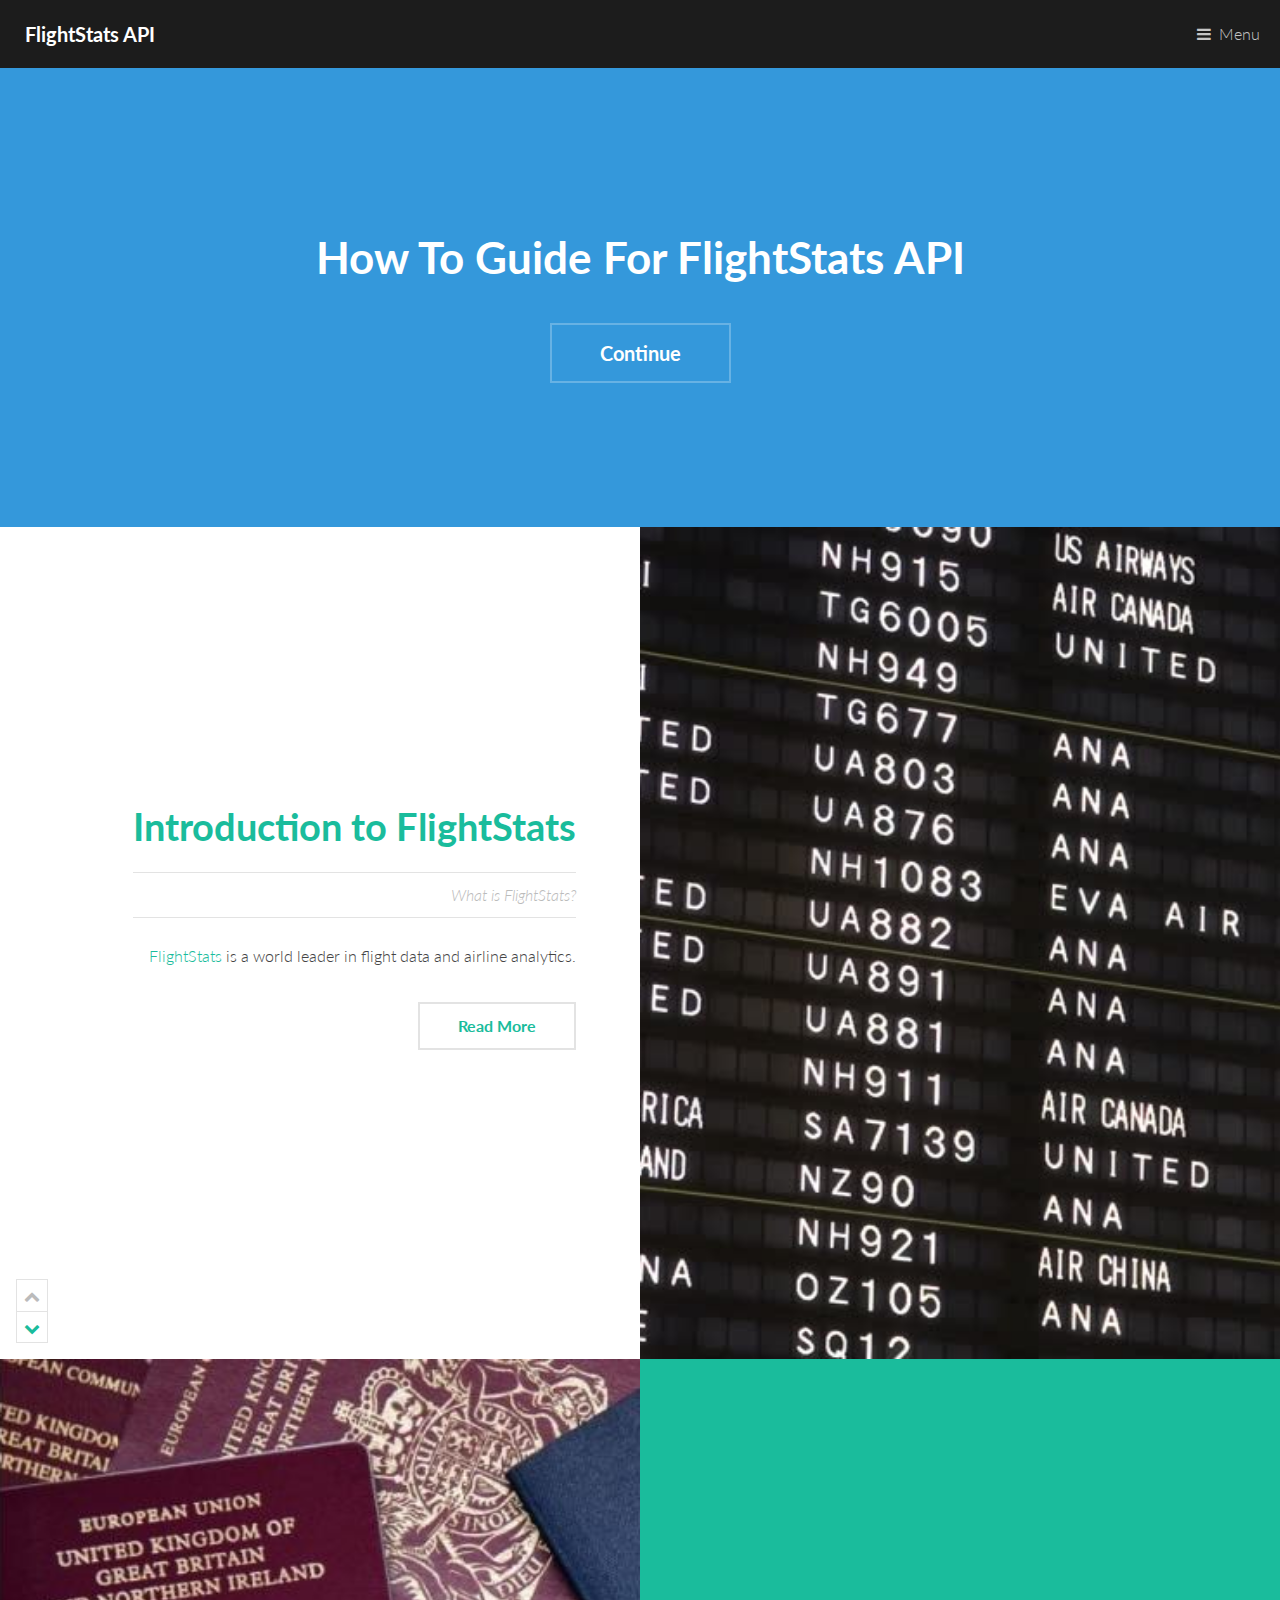
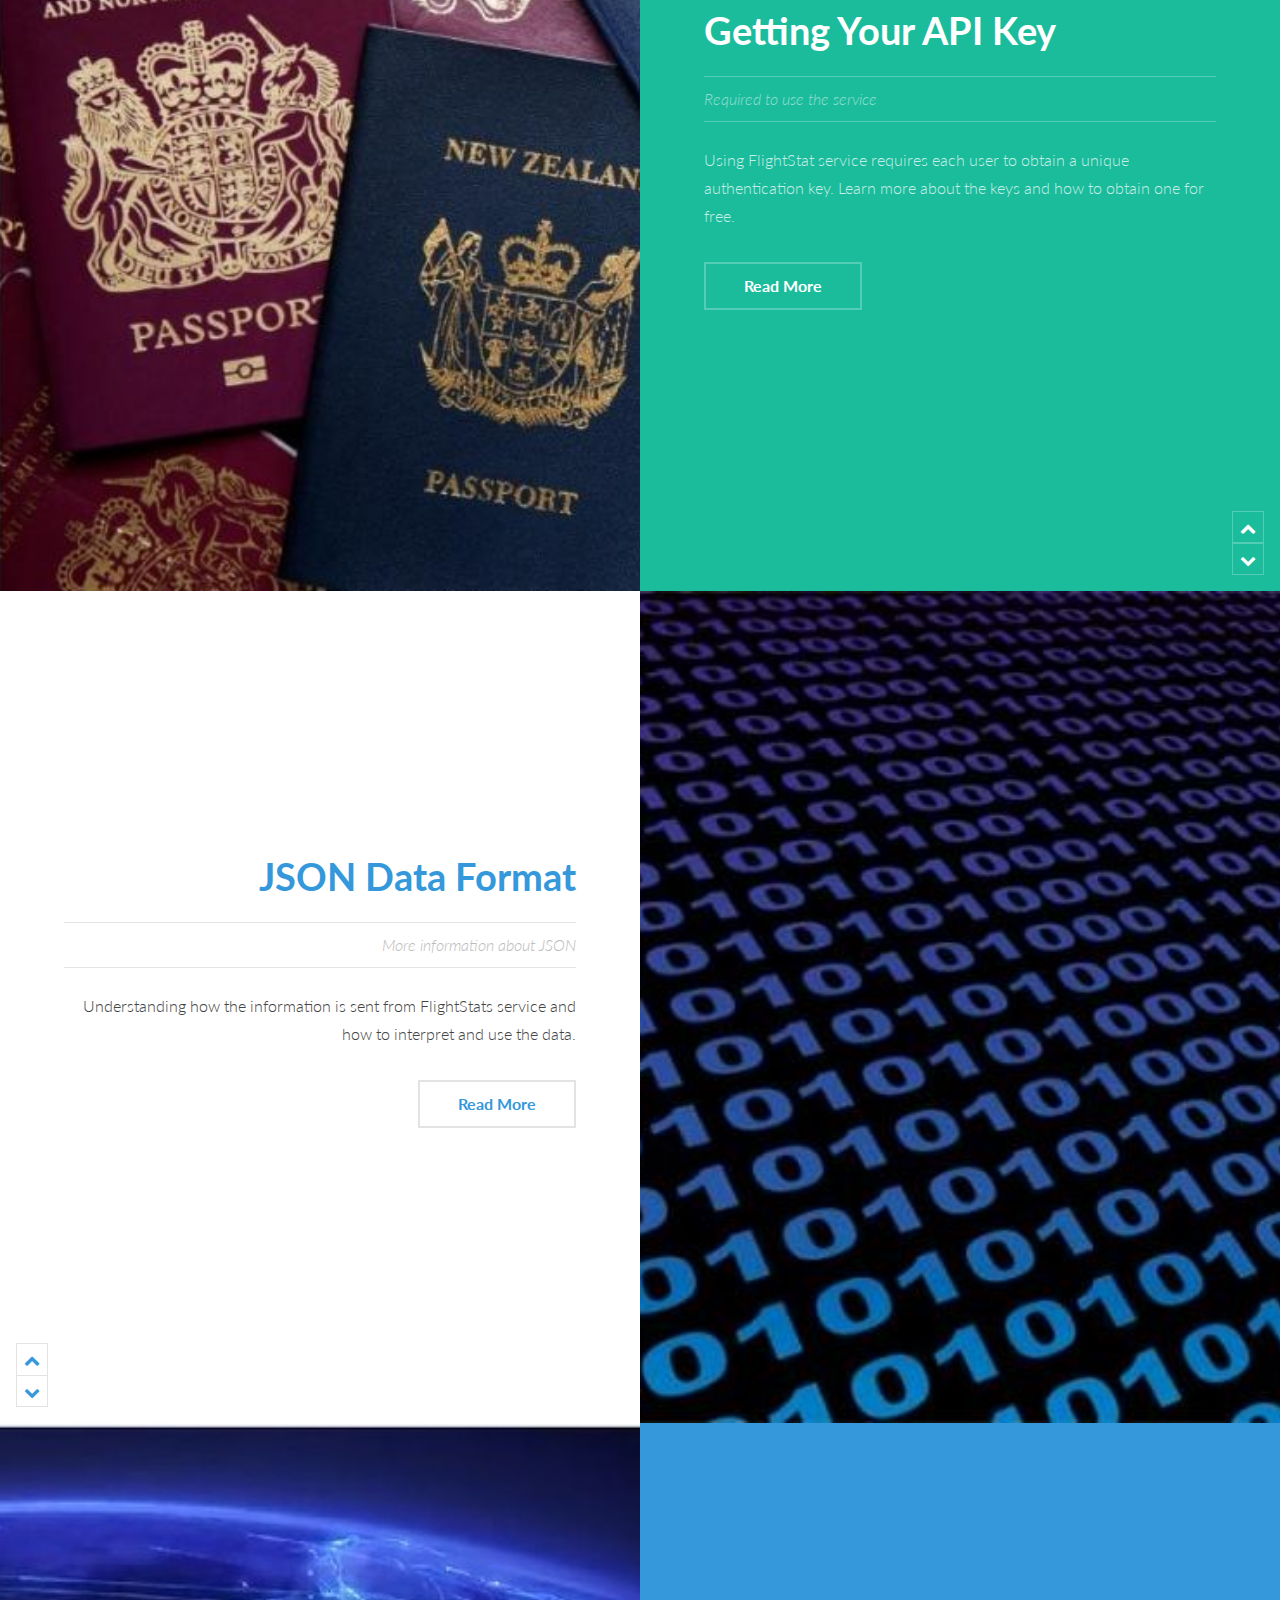
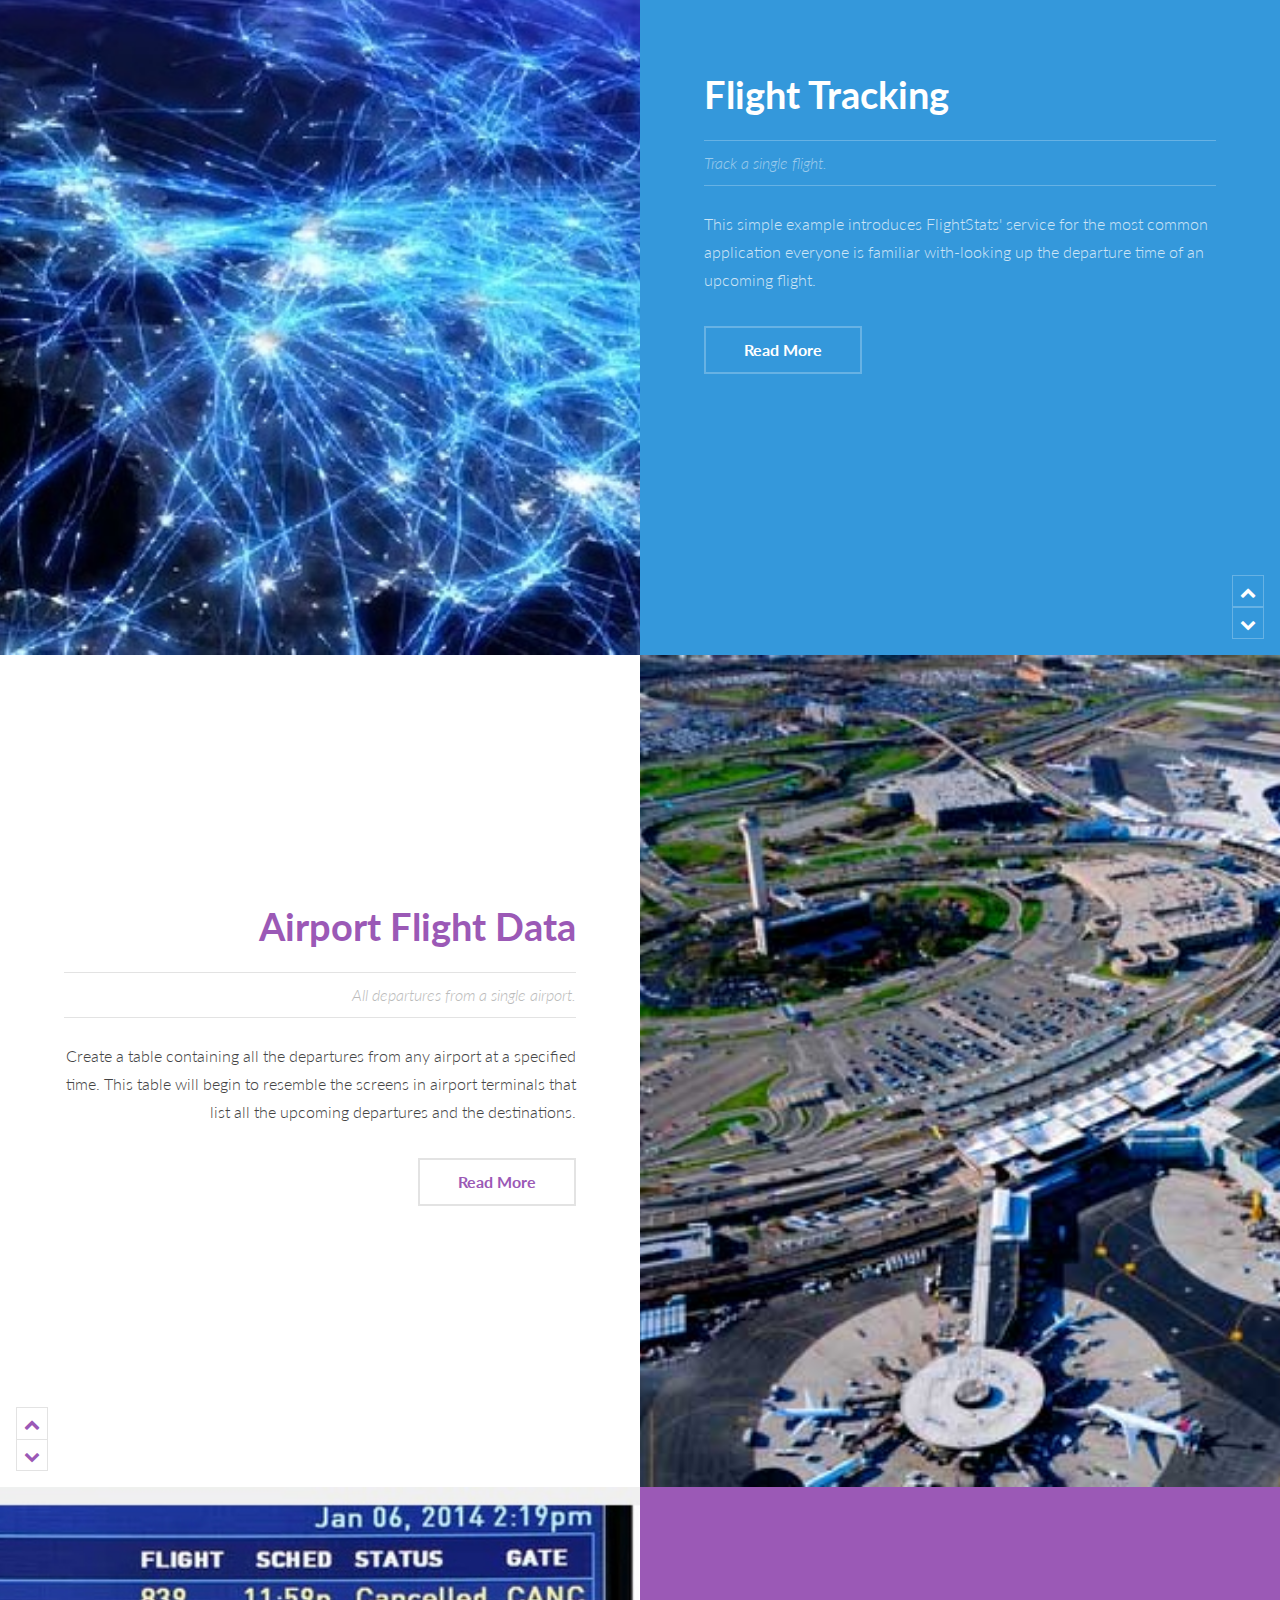
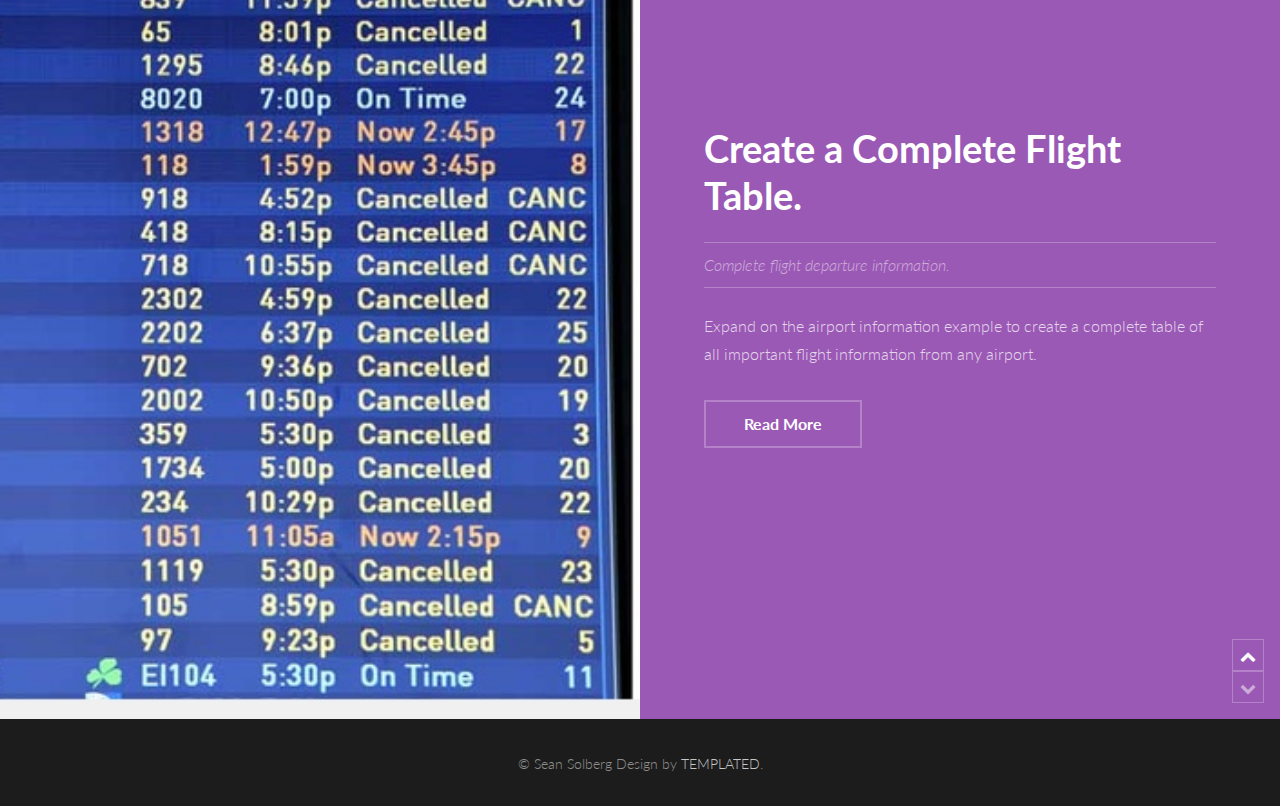
<file: index.html>
<!DOCTYPE HTML>
<!--
	Binary by TEMPLATED
	templated.co @templatedco
	Released for free under the Creative Commons Attribution 3.0 license (templated.co/license)
-->
<html>
	<head>
		<title>FlightStats API How To Guide</title>
		<meta charset="utf-8" />
		<meta name="viewport" content="width=device-width, initial-scale=1" />
		<link rel="stylesheet" href="assets/css/main.css" />
	</head>
	<body>

		<!-- Header -->
			<header id="header">
				<a href="index.html" class="logo"><strong>FlightStats API</strong> </a>
				<nav>
					<a href="#menu">Menu</a>
				</nav>
			</header>

		<!-- Nav -->
			<nav id="menu">
				<ul class="links">
					<li><a href="index.html">Home</a></li>
					<li><a href="IntroToFlightStats.html">Intro to FlightStats</a></li>
					<li><a href="GettingAPIKey.html">Getting API Key</a></li>
					<li><a href="JSONData.html">Working with JSON</a></li>
					<li><a href="FlightTracking.html">Flight Tracking</a></li>
					<li><a href="AirportInfo.html">Airport Departures</a></li>
					<li><a href="CompleteFlightBoard.html">Complete Flight Info</a></li>
				</ul>
			</nav>

		<!-- Banner -->
			<section id="banner">
				<div class="inner">
					<h1>How To Guide For <a href="https://FlightStats.com"> FlightStats </a> API </h1>
					<ul class="actions">
						<li><a href="#one" class="button alt scrolly big">Continue</a></li>
					</ul>
				</div>
			</section>

		<!-- One -->
			<article id="one" class="post style1">
				<div class="image">
					<img src="images/FlightBoard.jpg" alt="" data-position="75% center" />
				</div>
				<div class="content">
					<div class="inner">
						<header>
							<h2><a href="IntroToFlightStats.html">Introduction to FlightStats</a></h2>
							<p class="info">What is FlightStats?</p>
						</header>
						<p><a href="https://flightstats.com">FlightStats</a> is a world leader in flight data and airline analytics.</p>
						<ul class="actions">
							<li><a href="IntroToFlightStats.html" class="button alt">Read More</a></li>
						</ul>
					</div>
					<div class="postnav">
						<a href="#" class="prev disabled"><span class="icon fa-chevron-up"></span></a>
						<a href="#two" class="scrolly next"><span class="icon fa-chevron-down"></span></a>
					</div>
				</div>
			</article>

		<!-- Two -->
			<article id="two" class="post invert style1 alt">
				<div class="image">
					<img src="images/passport.jpg" alt="" data-position="10% center" />
				</div>
				<div class="content">
					<div class="inner">
						<header>
							<h2><a href="GettingAPIKey.html">Getting Your API Key</a></h2>
							<p class="info">Required to use the service<a href="#"></a></p>
						</header>
						<p>Using FlightStat service requires each user to obtain a unique authentication key. Learn more about the keys and how to obtain one for free.</p>
						<ul class="actions">
							<li><a href="GettingAPIKey.html" class="button alt">Read More</a></li>
						</ul>
					</div>
					<div class="postnav">
						<a href="#one" class="scrolly prev"><span class="icon fa-chevron-up"></span></a>
						<a href="#three" class="scrolly next"><span class="icon fa-chevron-down"></span></a>
					</div>
				</div>
			</article>

		<!-- Three -->
			<article id="three" class="post style2">
				<div class="image">
					<img src="images/Data.jpg" alt="" data-position="80% center" />
				</div>
				<div class="content">
					<div class="inner">
						<header>
							<h2><a href="JSONData.html">JSON Data Format</a></h2>
							<p class="info">More information about JSON</a></p>
						</header>
						<p>Understanding how the information is sent from FlightStats service and how to interpret and use the data.</p>
						<ul class="actions">
							<li><a href="JSONData.html" class="button alt">Read More</a></li>
						</ul>
					</div>
					<div class="postnav">
						<a href="#two" class="scrolly prev"><span class="icon fa-chevron-up"></span></a>
						<a href="#four" class="scrolly next"><span class="icon fa-chevron-down"></span></a>
					</div>
				</div>
			</article>

		<!-- Four -->
			<article id="four" class="post invert style2 alt">
				<div class="image">
					<img src="images/lead_large.jpg" alt="" data-position="60% center" />
				</div>
				<div class="content">
					<div class="inner">
						<header>
							<h2><a href="FlightTracking.html">Flight Tracking</a></h2>
							<p class="info">Track a single flight.</a></p>
						</header>
						<p>This simple example introduces FlightStats' service for the most common application everyone is familiar with-looking up the departure time of an upcoming flight.</p>
						<ul class="actions">
							<li><a href="FlightTracking.html" class="button alt">Read More</a></li>
						</ul>
					</div>
					<div class="postnav">
						<a href="#three" class="scrolly prev"><span class="icon fa-chevron-up"></span></a>
						<a href="#five" class="scrolly next"><span class="icon fa-chevron-down"></span></a>
					</div>
				</div>
			</article>

		<!-- Five -->
			<article id="five" class="post style3">
				<div class="image">
					<img src="images/newark.jpg" alt="" data-position="5% center" />
				</div>
				<div class="content">
					<div class="inner">
						<header>
							<h2><a href="AirportInfo.html">Airport Flight Data</a></h2>
							<p class="info">All departures from a single airport.</a></p>
						</header>
						<p>Create a table containing all the departures from any airport at a specified time.  This table will begin to resemble the screens in airport terminals that list all the upcoming departures and the destinations.</p>
						<ul class="actions">
							<li><a href="AirportInfo.html" class="button alt">Read More</a></li>
						</ul>
					</div>
					<div class="postnav">
						<a href="#four" class="scrolly prev"><span class="icon fa-chevron-up"></span></a>
						<a href="#six" class="scrolly next"><span class="icon fa-chevron-down"></span></a>
					</div>
				</div>
			</article>

		<!-- Six -->
			<article id="six" class="post invert style3 alt">
				<div class="image">
					<img src="images/CompleteBoard.jpg" alt="" data-position="80% center" />
				</div>
				<div class="content">
					<div class="inner">
						<header>
							<h2><a href="CompleteFlightBoard.html">Create a Complete Flight Table.</a></h2>
							<p class="info">Complete flight departure information.</a></p>
						</header>
						<p>Expand on the airport information example to create a complete table of all important flight information from any airport. </p>
						<ul class="actions">
							<li><a href="CompleteFlightBoard.html" class="button alt">Read More</a></li>
						</ul>
					</div>
					<div class="postnav">
						<a href="#five" class="scrolly prev"><span class="icon fa-chevron-up"></span></a>
						<a href="#" class="scrolly next disabled"><span class="icon fa-chevron-down"></span></a>
					</div>
				</div>
			</article>

		<!-- Footer -->
			<footer id="footer">

				<div class="copyright">
					&copy; Sean Solberg Design by <a href="https://templated.co">TEMPLATED</a>.
				</div>
			</footer>

		<!-- Scripts -->
			<script src="assets/js/jquery.min.js"></script>
			<script src="assets/js/jquery.scrolly.min.js"></script>
			<script src="assets/js/skel.min.js"></script>
			<script src="assets/js/util.js"></script>
			<script src="assets/js/main.js"></script>

	</body>
</html>
</file>
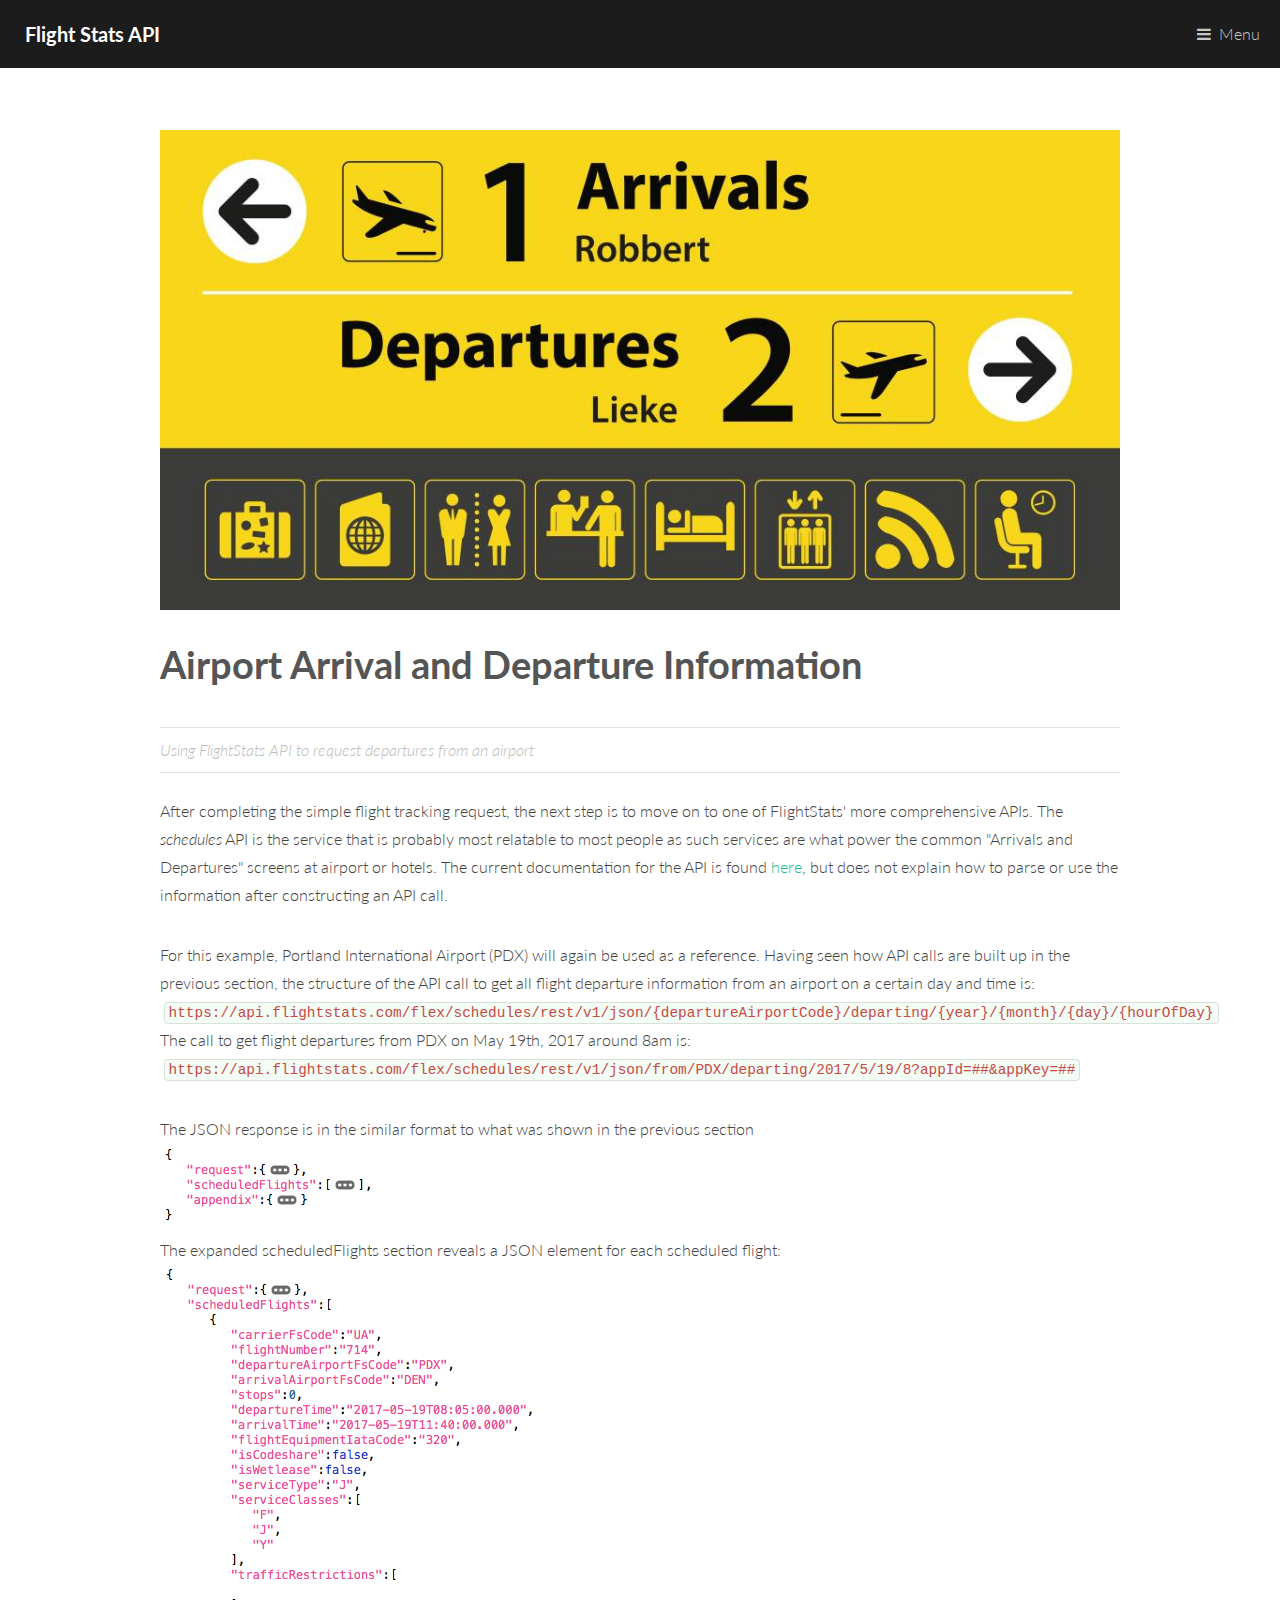
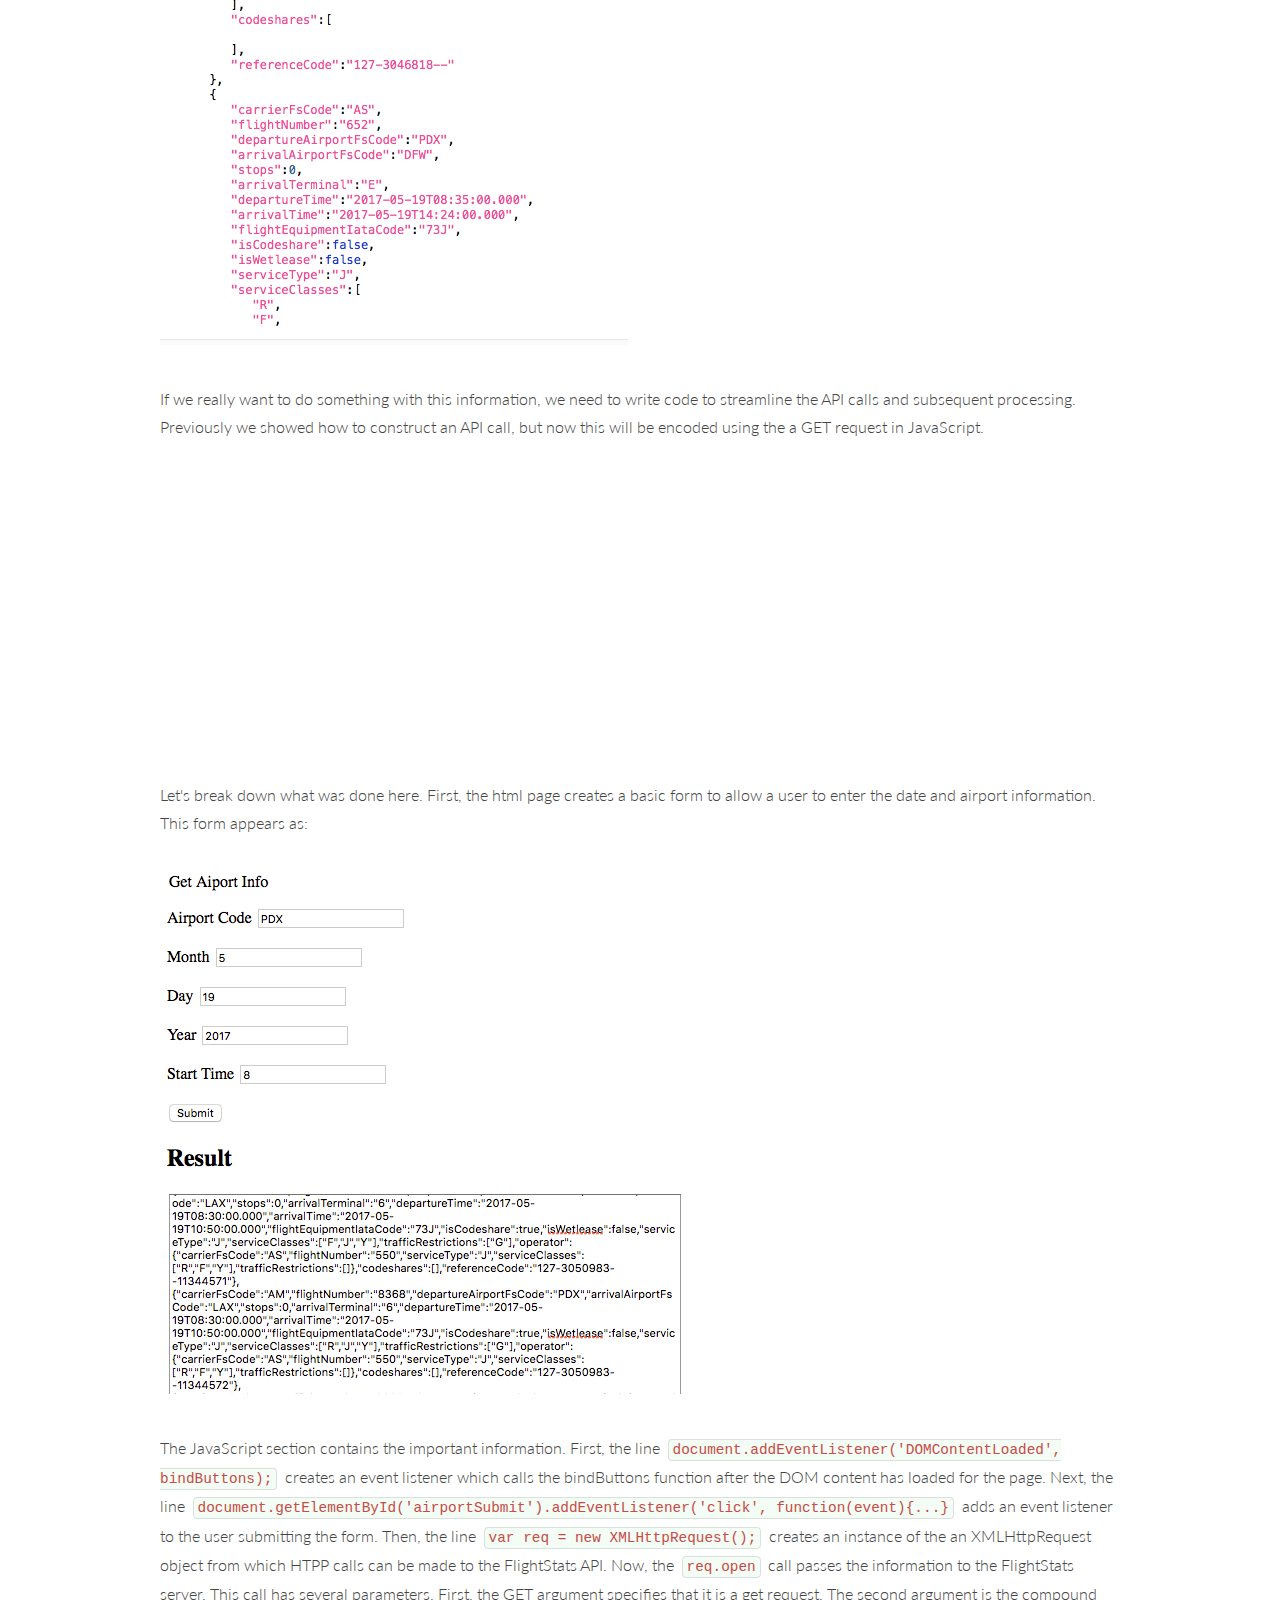
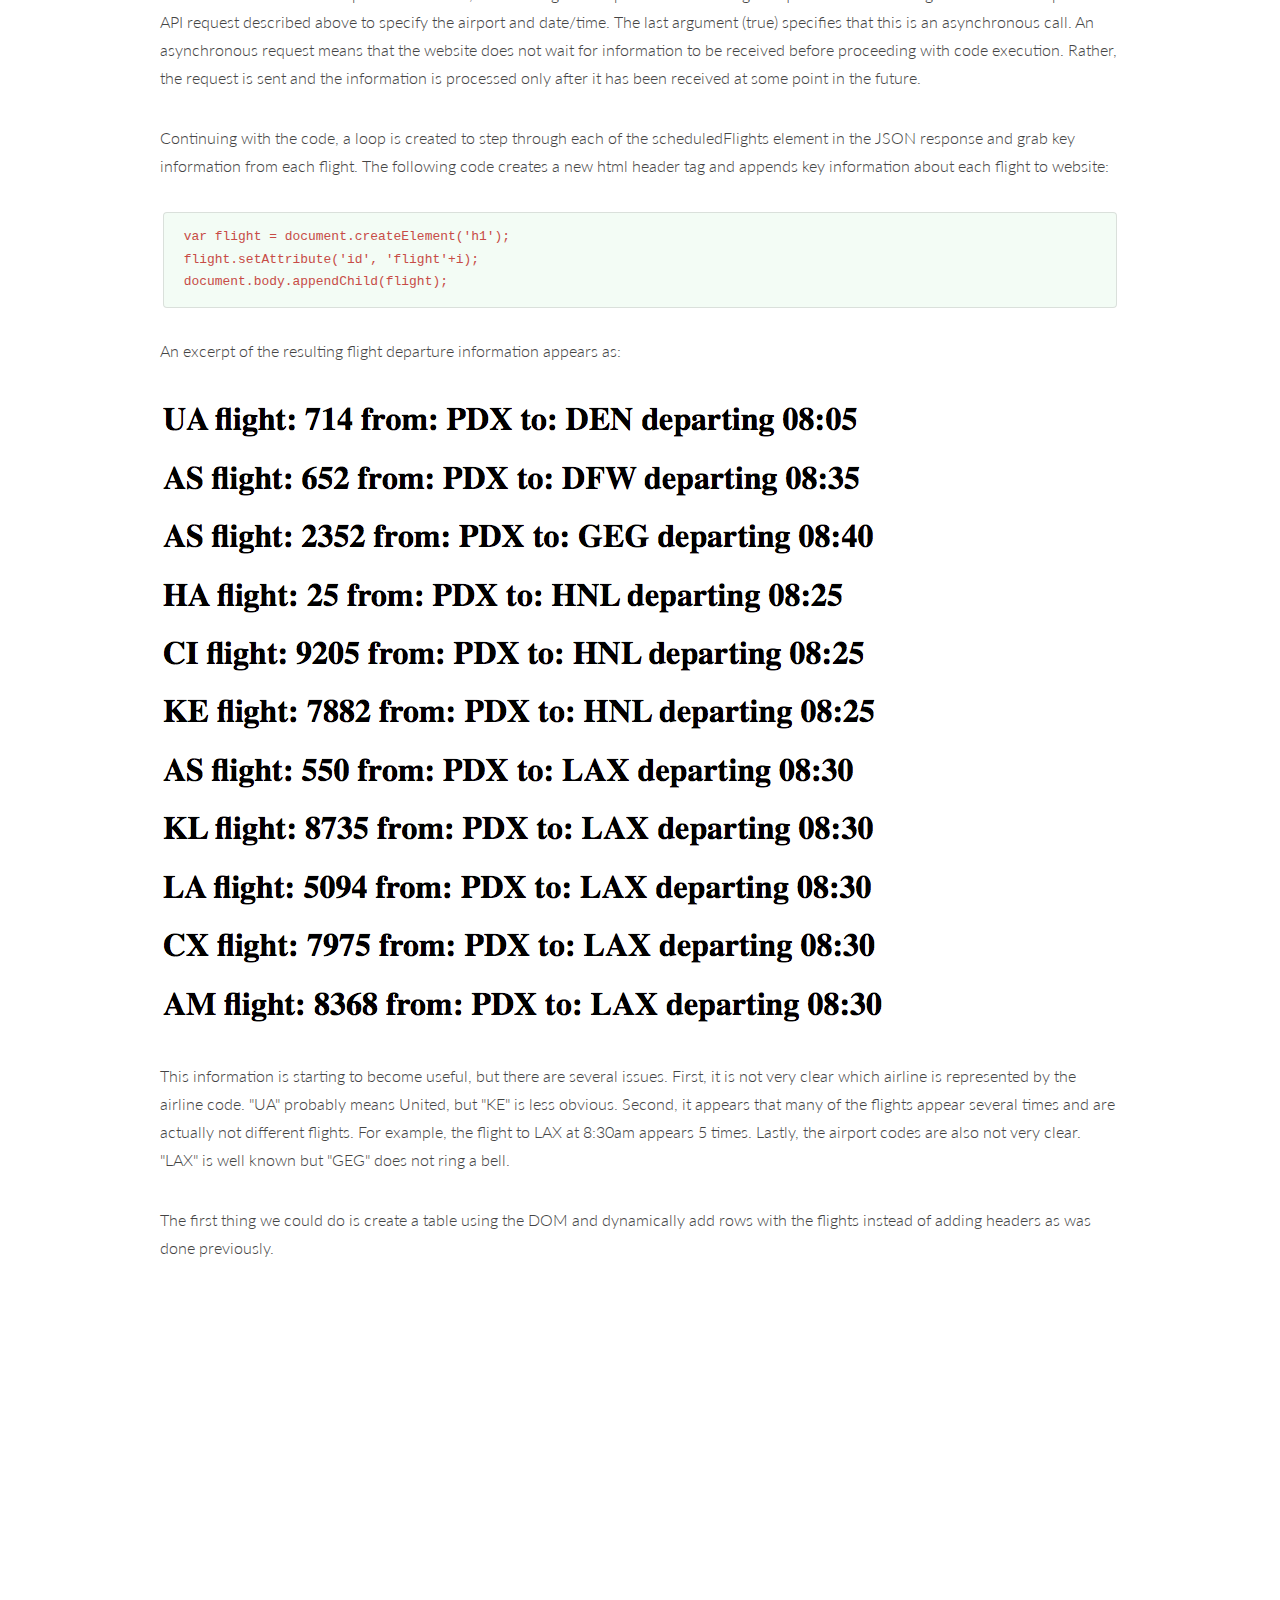
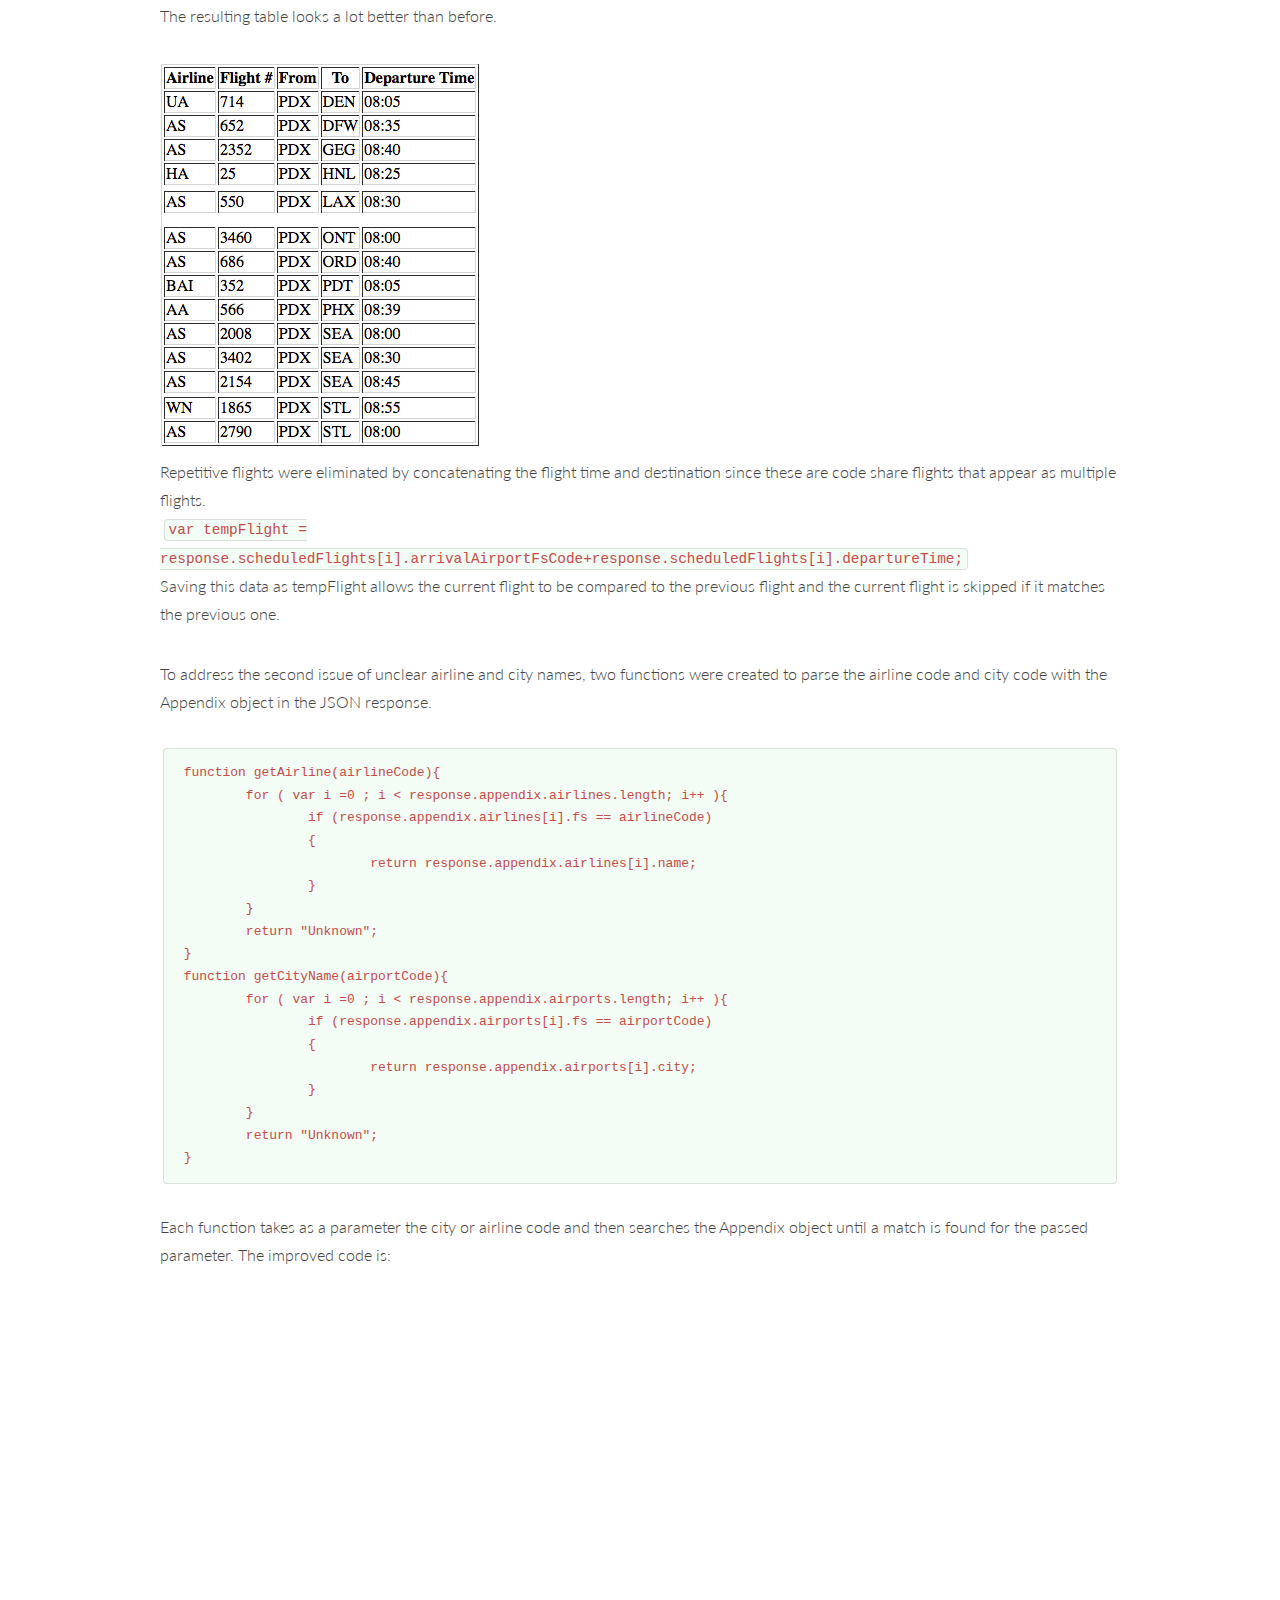
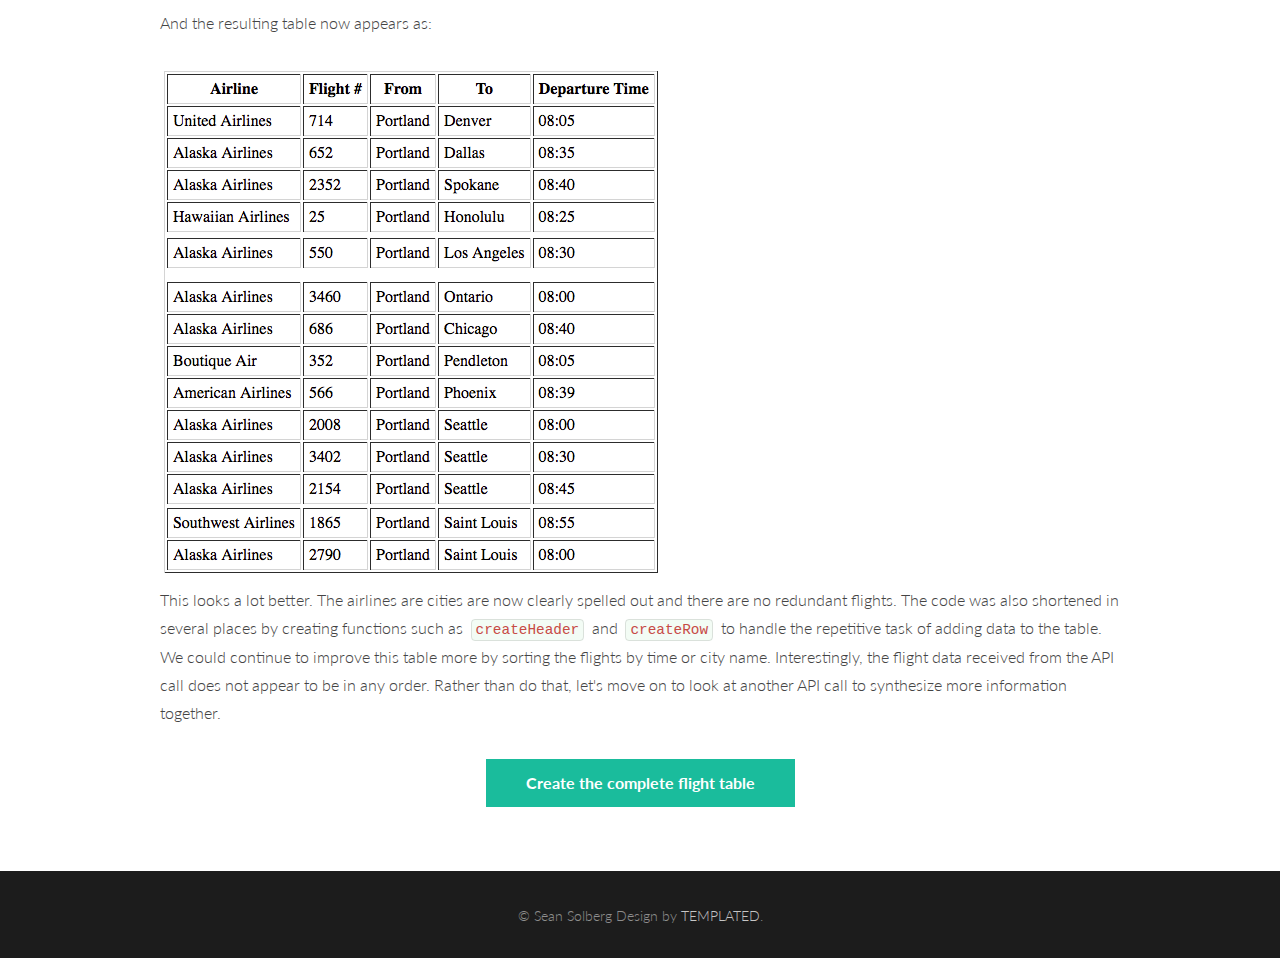
<file: AirportInfo.html>
<!DOCTYPE HTML>
<!--
	Binary by TEMPLATED
	templated.co @templatedco
	Released for free under the Creative Commons Attribution 3.0 license (templated.co/license)
-->
<html>
	<head>
		<title>Flight Stats API</title>
		<meta charset="utf-8" />
		<meta name="viewport" content="width=device-width, initial-scale=1" />
		<link rel="stylesheet" href="assets/css/main.css" />
	</head>
	<body>

		<!-- Header -->
			<header id="header">
				<a href="index.html" class="logo"><strong>Flight Stats API</strong></a>
				<nav>
					<a href="#menu">Menu</a>
				</nav>
			</header>

		<!-- Nav -->
			<nav id="menu">
				<ul class="links">
					<li><a href="index.html">Home</a></li>
					<li><a href="IntroToFlightStats.html">Intro to FlightStats</a></li>
					<li><a href="GettingAPIKey.html">Getting API Key</a></li>
					<li><a href="JSONData.html">Working with JSON</a></li>
					<li><a href="FlightTracking.html">Flight Tracking</a></li>
					<li><a href="AirportInfo.html">Airport Departures</a></li>
					<li><a href="CompleteFlightBoard.html">Complete Flight Info</a></li>
				</ul>
			</nav>

		<!-- Main -->
			<section id="main">
				<div class="inner">
					<div class="image fit">
						<img src="images/arrival-departure.jpg" alt="" />
					</div>
					<header>
						<h1>Airport Arrival and Departure Information</h1>
						<p class="info">Using FlightStats API to request departures from an airport</p>
					</header>
					<p>After completing the simple flight tracking request, the next step is to move on to one of FlightStats' more comprehensive APIs.  The <i>schedules</i> API is the service that is probably most relatable to most people as such services are what power the common "Arrivals and Departures" screens at airport or hotels. The current documentation for the API is found <a href="https://developer.flightstats.com/api-docs/scheduledFlights/v1">here</a>, but does not explain how to parse or use the information after constructing an API call.</p>
					<p>For this example, Portland International Airport (PDX) will again be used as a reference. Having seen how API calls are built up in the previous section, the structure of the API call to get all flight departure information from an airport on a certain day and time is: <code>https://api.flightstats.com/flex/schedules/rest/v1/json/{departureAirportCode}/departing/{year}/{month}/{day}/{hourOfDay}</code> The call to get flight departures from PDX on May 19th, 2017 around 8am is: <code>https://api.flightstats.com/flex/schedules/rest/v1/json/from/PDX/departing/2017/5/19/8?appId=##&appKey=##</code></p>
					<p>The JSON response is in the similar format to what was shown in the previous section <br /><img src="images/JSONPDXShort.png"> <br />The expanded scheduledFlights section reveals a JSON element for each scheduled flight: <br /> <img src="images/JSONPDXFull.png"> </p>
					
					<p>If we really want to do something with this information, we need to write code to streamline the API calls and subsequent processing.  Previously we showed how to construct an API call, but now this will be encoded using the a GET request in JavaScript.   </p>
						<iframe width="100%" height="300" src="//jsfiddle.net/solb870039/6xcbgby5/embedded/js,html,result/dark/" allowfullscreen="allowfullscreen" frameborder="0"></iframe>
					<p>Let's break down what was done here.  First, the html page creates a basic form to allow a user to enter the date and airport information. This form appears as:</p>
					<p><img src="images/InputForm.png"> </p>  
					<p>The JavaScript section contains the important information. First, the line <code>document.addEventListener('DOMContentLoaded', bindButtons);</code> creates an event listener which calls the bindButtons function after the DOM content has loaded for the page. Next, the line <code>document.getElementById('airportSubmit').addEventListener('click', function(event){...}</code> adds an event listener to the user submitting the form. Then, the line <code>var req = new XMLHttpRequest();</code> creates an instance of the an XMLHttpRequest object from which HTPP calls can be made to the FlightStats API.  Now, the <code>req.open</code> call passes the information to the FlightStats server.  This call has several parameters.  First, the GET argument specifies that it is a get request. The second argument is the compound API request described above to specify the airport and date/time.  The last argument (true) specifies that this is an asynchronous call.  An asynchronous request means that the website does not wait for information to be received before proceeding with code execution. Rather, the request is sent and the information is processed only after it has been received at some point in the future. 
					<p>Continuing with the code, a loop is created to step through each of the scheduledFlights element in the JSON response and grab key information from each flight. The following code creates a new html header tag and appends key information about each flight to website:
						<pre><code>var flight = document.createElement('h1'); 
flight.setAttribute('id', 'flight'+i); 
document.body.appendChild(flight);</code></pre>An excerpt of the resulting flight departure information appears as: </p> 
					<p><img src="images/BasicFlightResults.png"> </p>
					<p>This information is starting to become useful, but there are several issues. First, it is not very clear which airline is represented by the airline code.  "UA" probably means United, but "KE" is less obvious. Second, it appears that many of the flights appear several times and are actually not different flights. For example, the flight to LAX at 8:30am appears 5 times. Lastly, the airport codes are also not very clear. "LAX" is well known but "GEG" does not ring a bell. </p>
					<p>The first thing we could do is create a table using the DOM and dynamically add rows with the flights instead of adding headers as was done previously. </p>
						<iframe width="100%" height="300" src="//jsfiddle.net/solb870039/py8gg8e8/embedded/js,html,result/dark/" allowfullscreen="allowfullscreen" frameborder="0"></iframe>
					<p>The resulting table looks a lot better than before.</p>
						<img src="images/APIB_screenshot.png">
					<p> Repetitive flights were eliminated by concatenating the flight time and destination since these are code share flights that appear as multiple flights. <br /><code>var tempFlight = response.scheduledFlights[i].arrivalAirportFsCode+response.scheduledFlights[i].departureTime;</code><br/> Saving this data as tempFlight allows the current flight to be compared to the previous flight and the current flight is skipped if it matches the previous one.</p>
					<p>To address the second issue of unclear airline and city names, two functions were created to parse the airline code and city code with the Appendix object in the JSON response.</p>				
<pre><code>function getAirline(airlineCode){
	for ( var i =0 ; i < response.appendix.airlines.length; i++ ){
		if (response.appendix.airlines[i].fs == airlineCode) 
		{
			return response.appendix.airlines[i].name;
		} 
	}
	return "Unknown";
}	
function getCityName(airportCode){
	for ( var i =0 ; i < response.appendix.airports.length; i++ ){
		if (response.appendix.airports[i].fs == airportCode) 
		{
			return response.appendix.airports[i].city;
		}       															
	}
	return "Unknown";
}</code></pre>Each function takes as a parameter the city or airline code and then searches the Appendix object until a match is found for the passed parameter. The improved code is: </p>
					<iframe width="100%" height="300" src="//jsfiddle.net/solb870039/py8gg8e8/embedded/js,html/dark/" allowfullscreen="allowfullscreen" frameborder="0"></iframe>
				<p>And the resulting table now appears as:</p> <img src="images/APID.png">
				<p>This looks a lot better.  The airlines are cities are now clearly spelled out and there are no redundant flights. The code was also shortened in several places by creating functions such as <code>createHeader</code> and <code>createRow</code> to handle the repetitive task of adding data to the table. We could continue to improve this table more by sorting the flights by time or city name. Interestingly, the flight data received from the API call does not appear to be in any order. Rather than do that, let's move on to look at another API call to synthesize more information together. </p>
				</div>
				<center>
						<ul class="actions">
							<li><a href="CompleteFlightBoard.html" class="button">Create the complete flight table</a></li>
						</ul>
				</center>
			</section>

		<!-- Footer -->
			<footer id="footer">

				<div class="copyright">
					&copy; Sean Solberg Design by <a href="https://templated.co">TEMPLATED</a>.
				</div>
			</footer>

		<!-- Scripts -->
			<script src="assets/js/jquery.min.js"></script>
			<script src="assets/js/jquery.scrolly.min.js"></script>
			<script src="assets/js/skel.min.js"></script>
			<script src="assets/js/util.js"></script>
			<script src="assets/js/main.js"></script>

	</body>
</html>
</file>
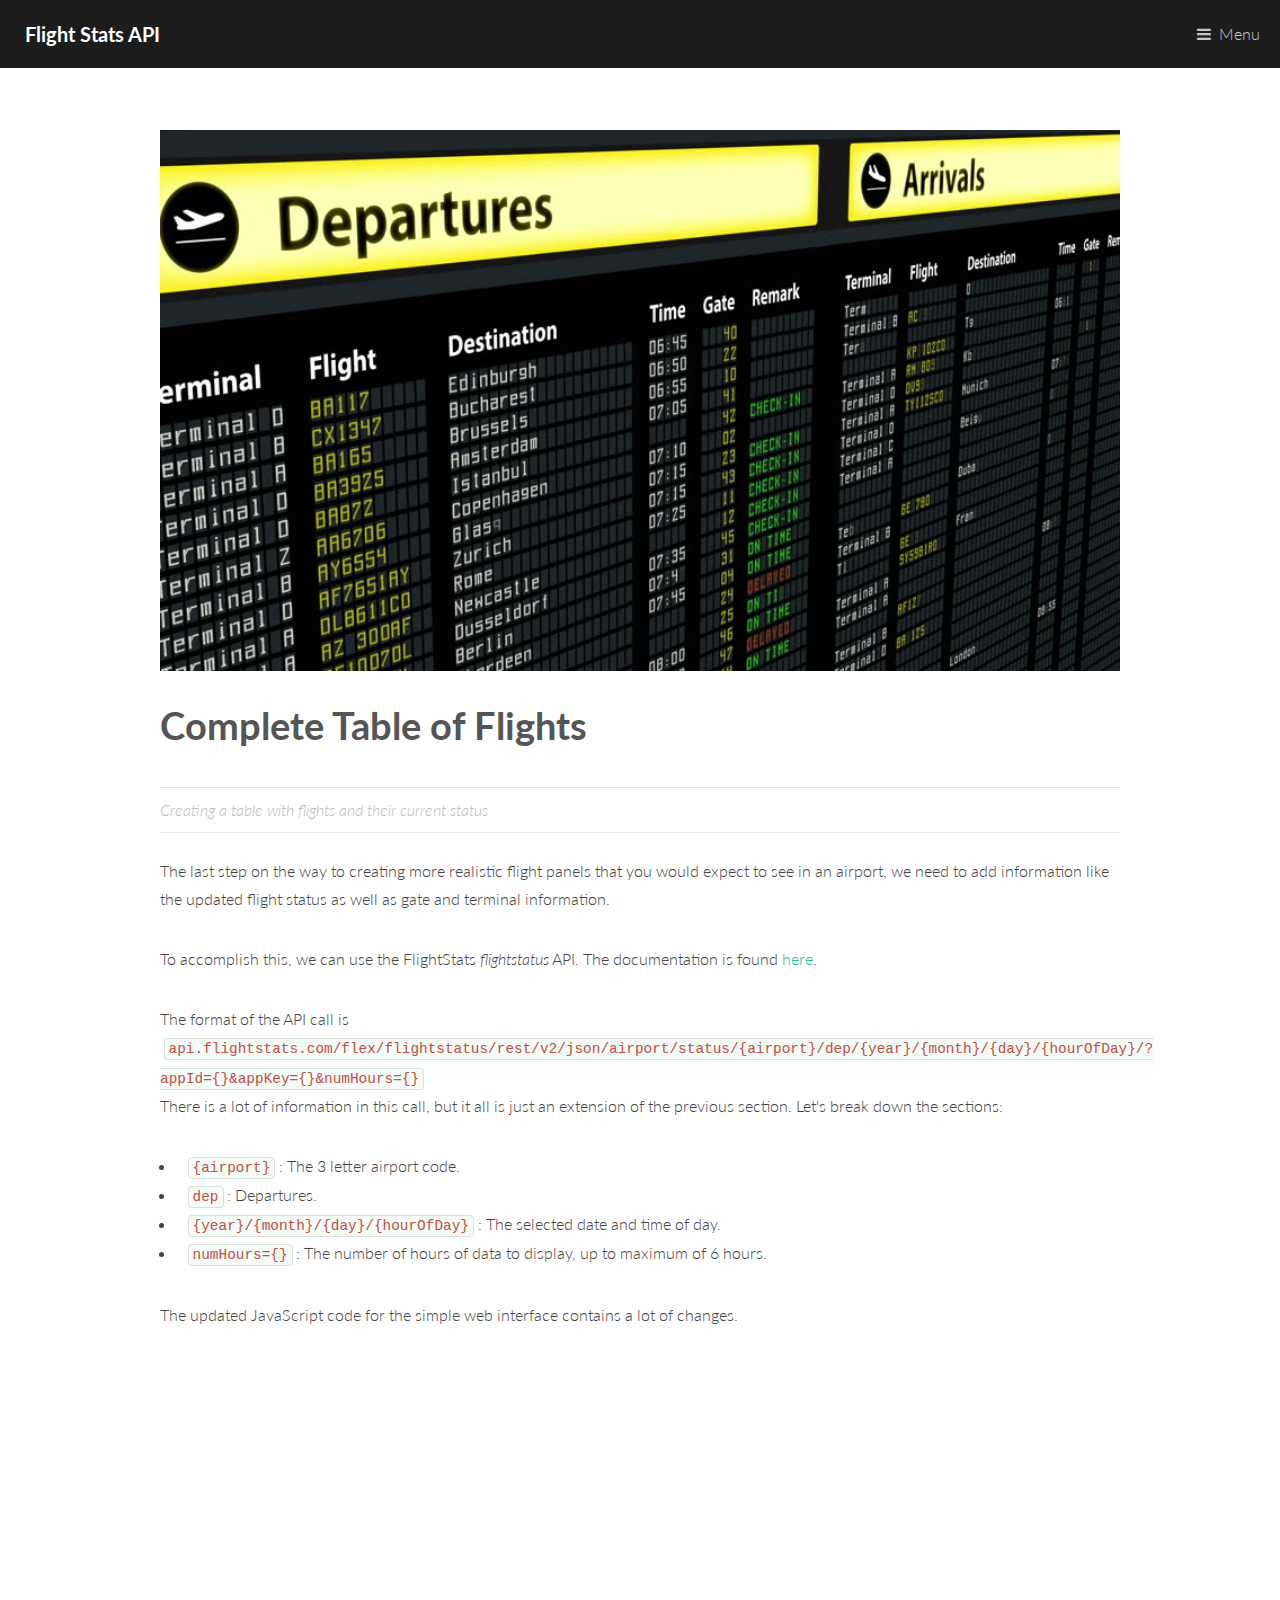
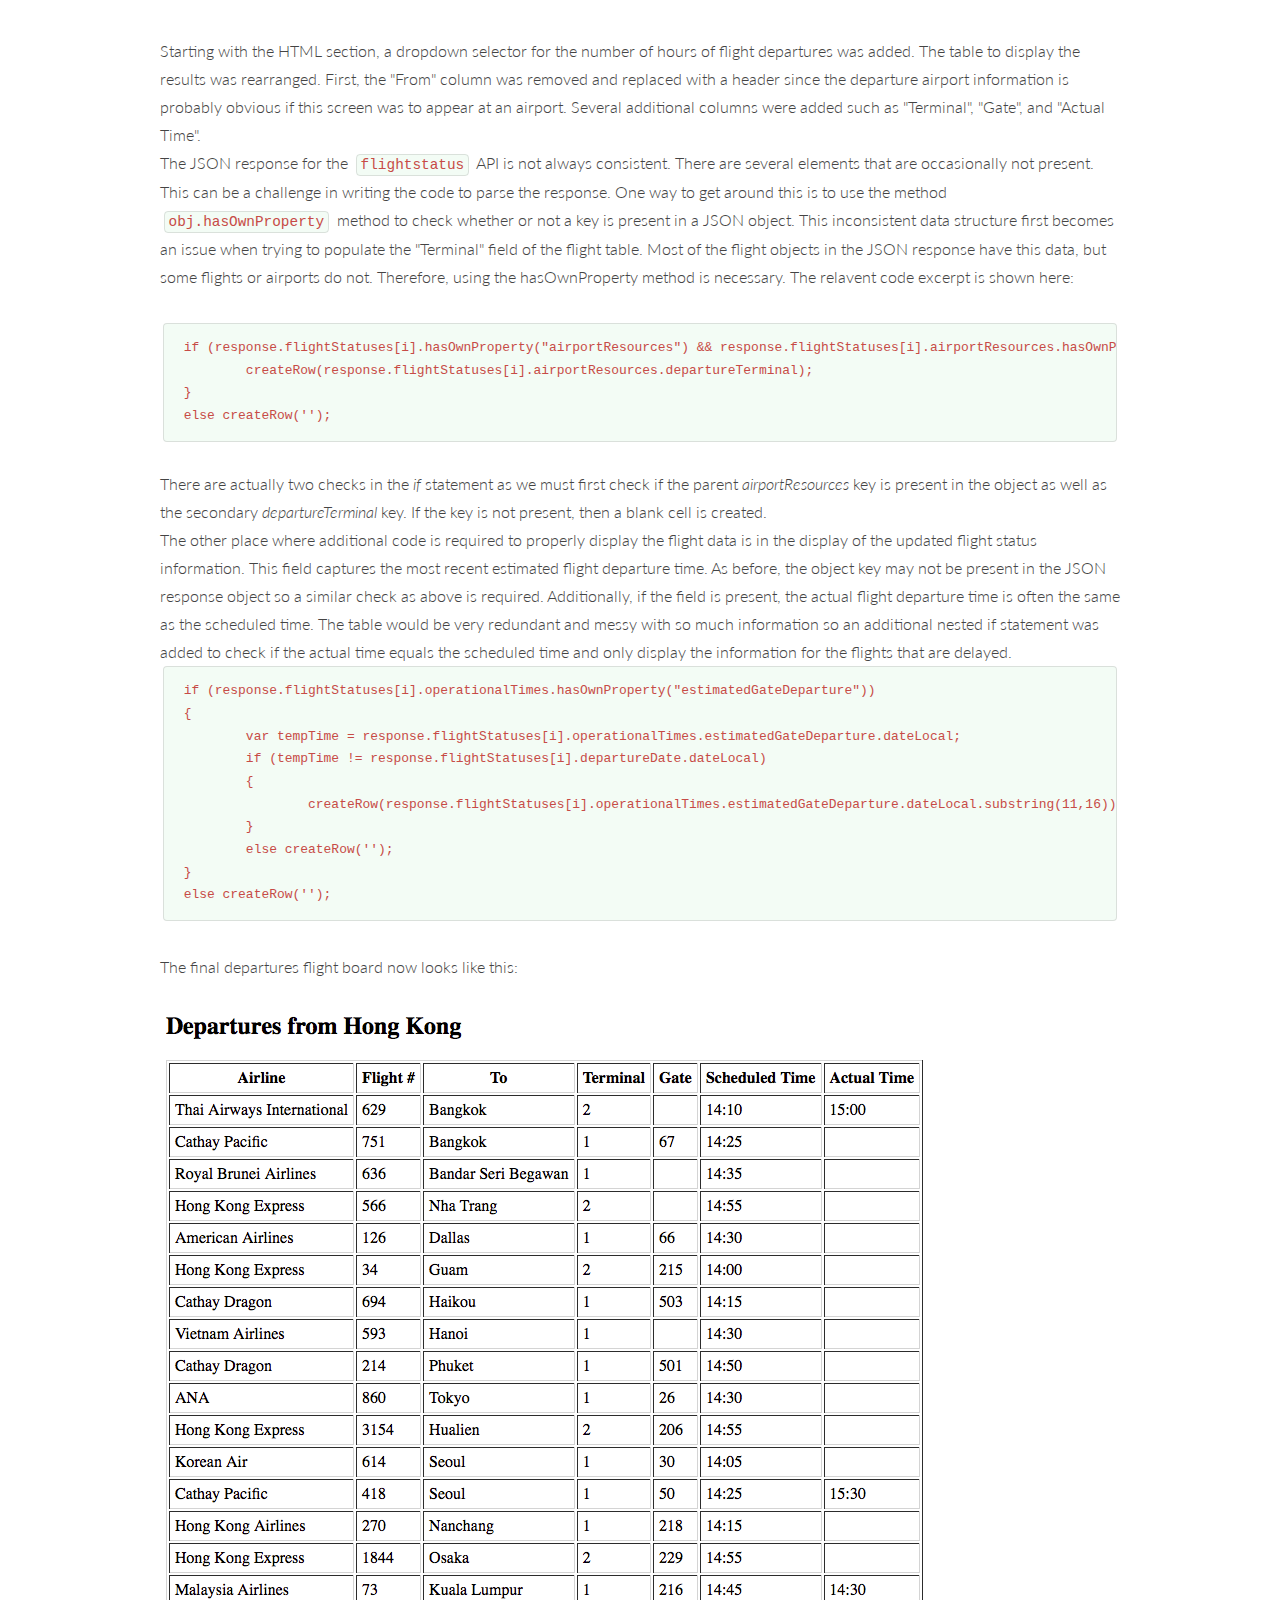
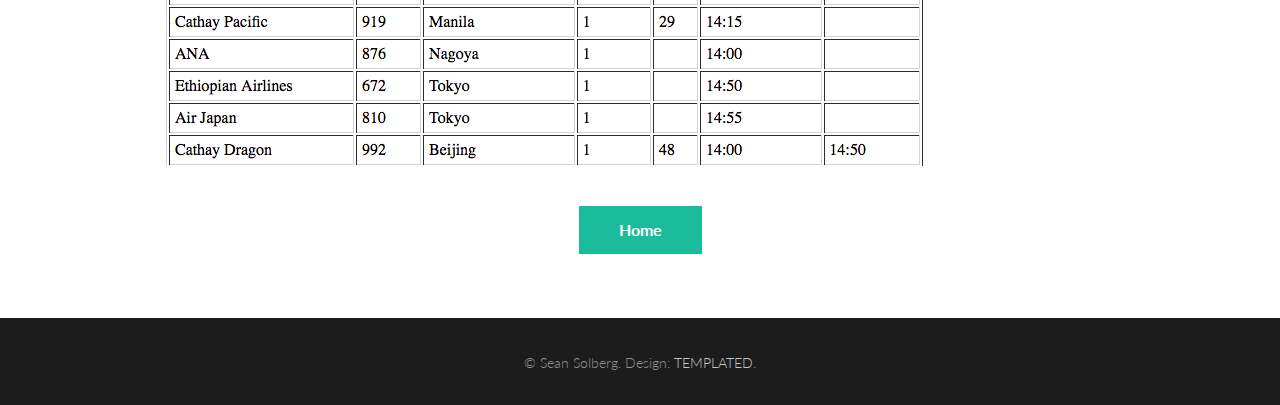
<file: CompleteFlightBoard.html>
<!DOCTYPE HTML>
<!--
	Binary by TEMPLATED
	templated.co @templatedco
	Released for free under the Creative Commons Attribution 3.0 license (templated.co/license)
-->
<html>
	<head>
		<title>Flight Stats API</title>
		<meta charset="utf-8" />
		<meta name="viewport" content="width=device-width, initial-scale=1" />
		<link rel="stylesheet" href="assets/css/main.css" />
	</head>
	<body>

		<!-- Header -->
			<header id="header">
				<a href="index.html" class="logo"><strong>Flight Stats API</strong></a>
				<nav>
					<a href="#menu">Menu</a>
				</nav>
			</header>

		<!-- Nav -->
			<nav id="menu">
				<ul class="links">
					<li><a href="index.html">Home</a></li>
					<li><a href="IntroToFlightStats.html">Intro to FlightStats</a></li>
					<li><a href="GettingAPIKey.html">Getting API Key</a></li>
					<li><a href="JSONData.html">Working with JSON</a></li>
					<li><a href="FlightTracking.html">Flight Tracking</a></li>
					<li><a href="AirportInfo.html">Airport Departures</a></li>
					<li><a href="CompleteFlightBoard.html">Complete Flight Info</a></li>
				</ul>
			</nav>

		<!-- Main -->
			<section id="main">
				<div class="inner">
					<div class="image fit">
						<img src="images/Flight_Board.jpg" alt="" />
					</div>
					<header>
						<h1>Complete Table of Flights</h1>
						<p class="info">Creating a table with flights and their current status</a></p>
					</header>
					<p>The last step on the way to creating more realistic flight panels that you would expect to see in an airport, we need to add information like the updated flight status as well as gate and terminal information. </p>
					<p>To accomplish this, we can use the FlightStats <i>flightstatus</i> API.  The documentation is found <a href="https://developer.flightstats.com/api-docs/flightstatus/v2/airport">here</a>.</p>
					<p>The format of the API call is <br/><code>api.flightstats.com/flex/flightstatus/rest/v2/json/airport/status/{airport}/dep/{year}/{month}/{day}/{hourOfDay}/?appId={}&appKey={}&numHours={}</code>
						<br>There is a lot of information in this call, but it all is just an extension of the previous section. Let's break down the sections:
						<ul>
							<li><code>{airport}</code>: The 3 letter airport code.</li>
							<li><code>dep</code>: Departures.</li>
							<li><code>{year}/{month}/{day}/{hourOfDay}</code>: The selected date and time of day.</li>
							<li><code>numHours={}</code>: The number of hours of data to display, up to maximum of 6 hours.</li>
						</ul>
					</p>
					
					<p>The updated JavaScript code for the simple web interface contains a lot of changes. 
					
					<iframe width="100%" height="300" src="//jsfiddle.net/solb870039/d6urrzvj/embedded/js,html,result/dark/" allowfullscreen="allowfullscreen" frameborder="0"></iframe>
					Starting with the HTML section, a dropdown selector for the number of hours of flight departures was added.  The table to display the results was rearranged.  First, the "From" column was removed and replaced with a header since the departure airport information is probably obvious if this screen was to appear at an airport.  Several additional columns were added such as "Terminal", "Gate", and "Actual Time". 
					<br>
					The JSON response for the <code>flightstatus</code> API is not always consistent. There are several elements that are occasionally not present. This can be a challenge in writing the code to parse the response. One way to get around this is to use the method <code>obj.hasOwnProperty</code> method to check whether or not a key is present in a JSON object. This inconsistent data structure first becomes an issue when trying to populate the "Terminal" field of the flight table. Most of the flight objects in the JSON response have this data, but some flights or airports do not. Therefore, using the hasOwnProperty method is necessary. The relavent code excerpt is shown here: 
					<br><pre><code>if (response.flightStatuses[i].hasOwnProperty("airportResources") && response.flightStatuses[i].airportResources.hasOwnProperty("departureTerminal")){
	createRow(response.flightStatuses[i].airportResources.departureTerminal);
}
else createRow('');</code></pre>There are actually two checks in the <i>if</i> statement as we must first check if the parent <i>airportResources</i> key is present in the object as well as the secondary <i>departureTerminal</i> key. If the key is not present, then a blank cell is created.
					<br>
					The other place where additional code is required to properly display the flight data is in the display of the updated flight status information. This field captures the most recent estimated flight departure time. As before, the object key may not be present in the JSON response object so a similar check as above is required.  Additionally, if the field is present, the actual flight departure time is often the same as the scheduled time. The table would be very redundant and messy with so much information so an additional nested <if>if</if> statement was added to check if the actual time equals the scheduled time and only display the information for the flights that are delayed.
					<br>
<pre><code>if (response.flightStatuses[i].operationalTimes.hasOwnProperty("estimatedGateDeparture"))
{
	var tempTime = response.flightStatuses[i].operationalTimes.estimatedGateDeparture.dateLocal;
	if (tempTime != response.flightStatuses[i].departureDate.dateLocal)
	{
		createRow(response.flightStatuses[i].operationalTimes.estimatedGateDeparture.dateLocal.substring(11,16));
	}
	else createRow('');
}
else createRow('');</code></pre> 
					</p>
					
					<p>The final departures flight board now looks like this:</p>
					<p>
							<img src="images/FinalFlightBoard.png" alt=""/> 
					</p>
				</div>
				<center>
						<ul class="actions">
							<li><a href="index.html" class="button">Home</a></li>
						</ul>
				</center>
			</section>

		<!-- Footer -->
			<footer id="footer">
				<div class="copyright">
					&copy; Sean Solberg. Design: <a href="https://templated.co">TEMPLATED</a>.
				</div>
			</footer>

		<!-- Scripts -->
			<script src="assets/js/jquery.min.js"></script>
			<script src="assets/js/jquery.scrolly.min.js"></script>
			<script src="assets/js/skel.min.js"></script>
			<script src="assets/js/util.js"></script>
			<script src="assets/js/main.js"></script>

	</body>
</html>
</file>
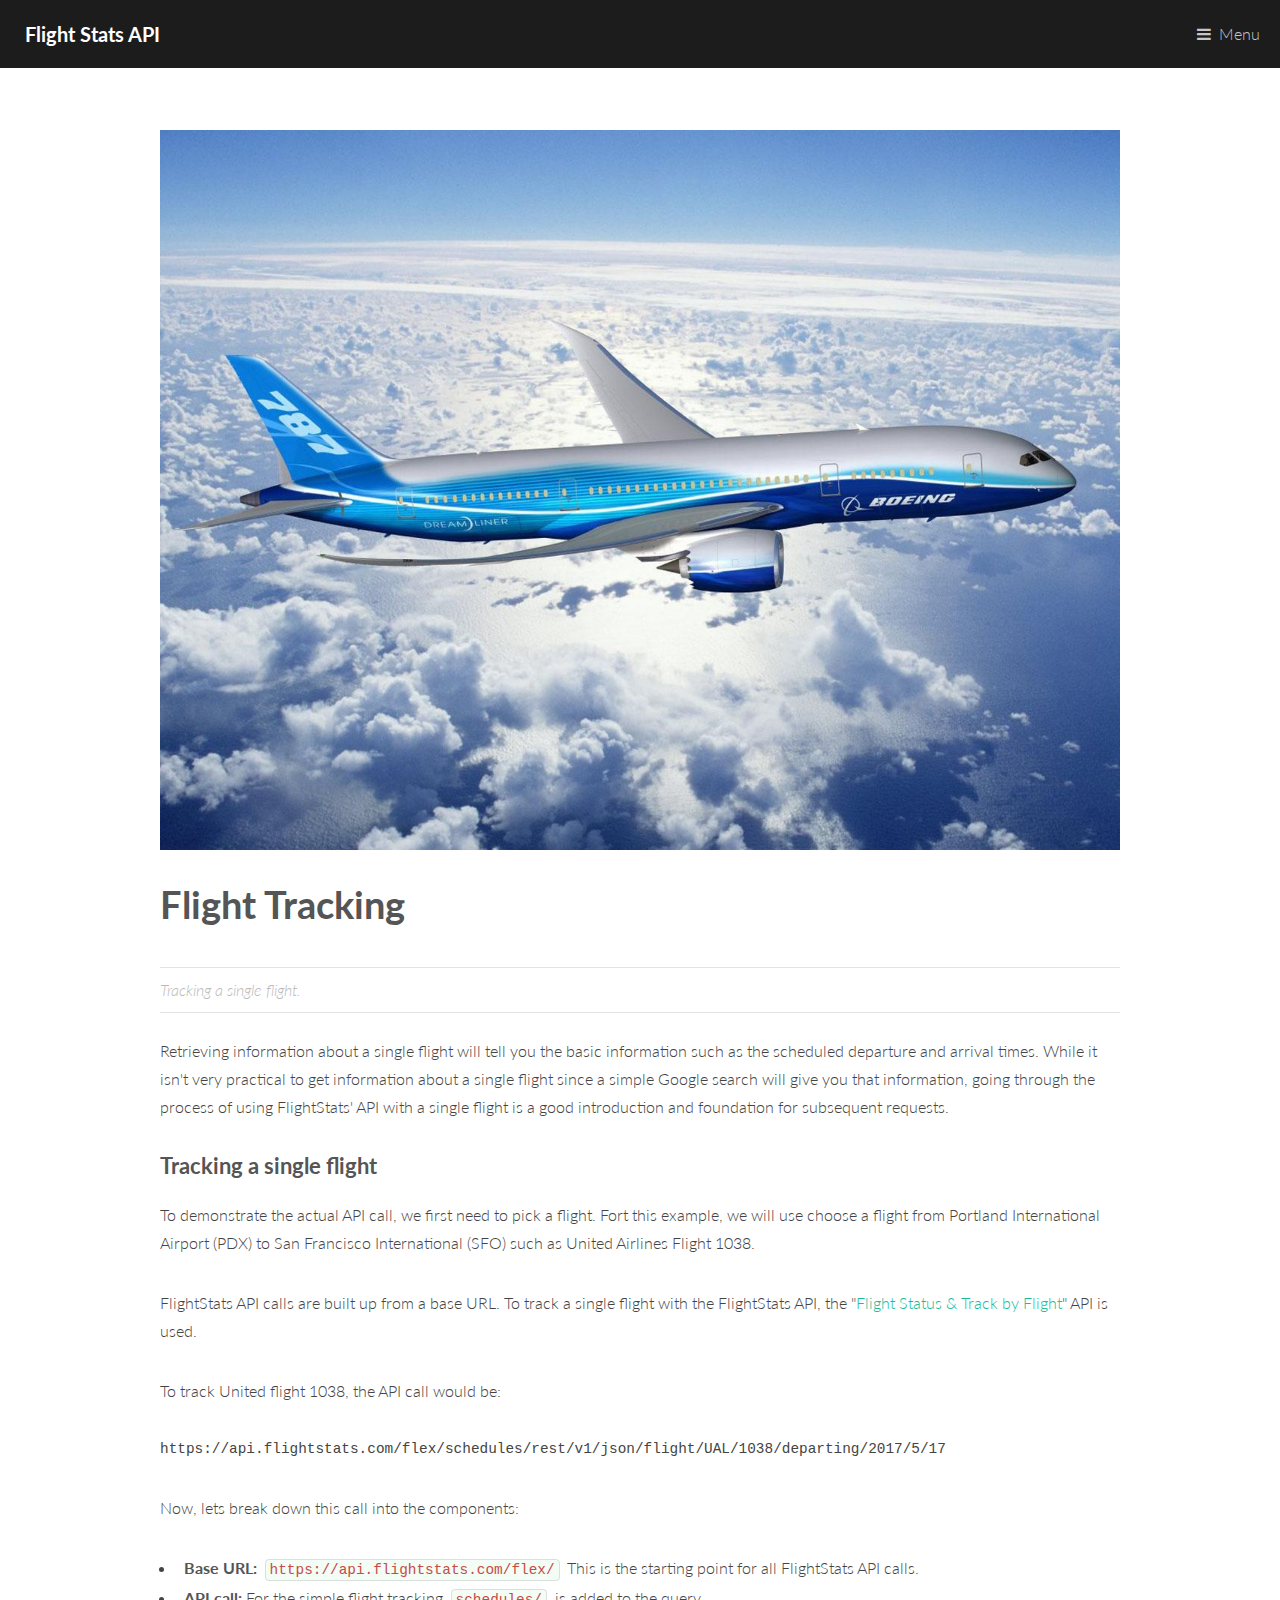
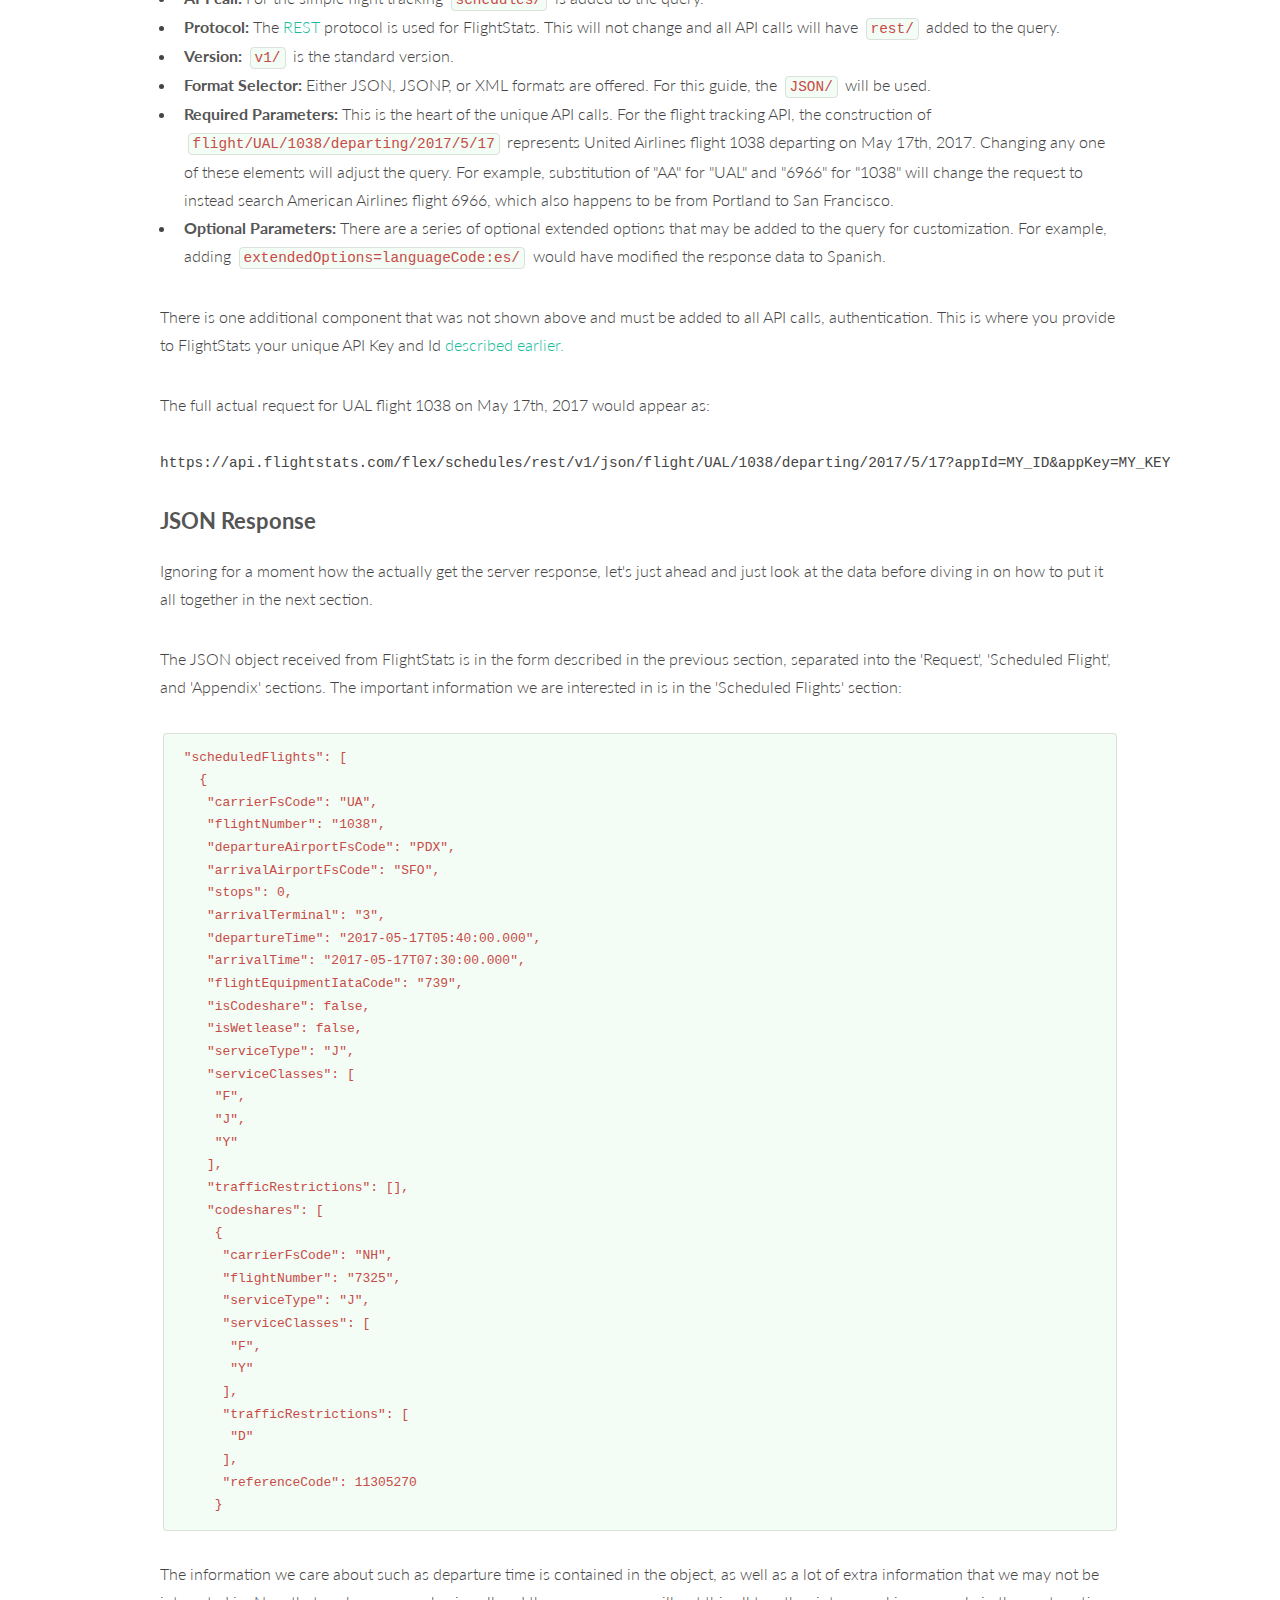
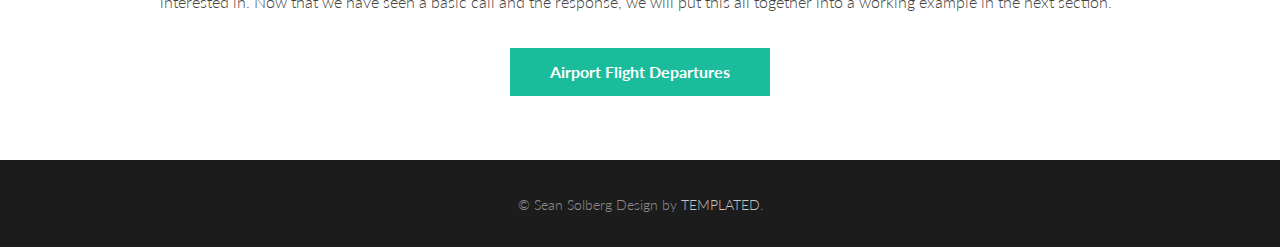
<file: FlightTracking.html>
<!DOCTYPE HTML>
<!--
	Binary by TEMPLATED
	templated.co @templatedco
	Released for free under the Creative Commons Attribution 3.0 license (templated.co/license)
-->
<html>
	<head>
		<title>Flight Stats API</title>
		<meta charset="utf-8" />
		<meta name="viewport" content="width=device-width, initial-scale=1" />
		<link rel="stylesheet" href="assets/css/main.css" />
	</head>
	<body>

		<!-- Header -->
			<header id="header">
				<a href="index.html" class="logo"><strong>Flight Stats API</strong></a>
				<nav>
					<a href="#menu">Menu</a>
				</nav>
			</header>

		<!-- Nav -->
			<nav id="menu">
				<ul class="links">
					<li><a href="index.html">Home</a></li>
					<li><a href="IntroToFlightStats.html">Intro to FlightStats</a></li>
					<li><a href="GettingAPIKey.html">Getting API Key</a></li>
					<li><a href="JSONData.html">Working with JSON</a></li>
					<li><a href="FlightTracking.html">Flight Tracking</a></li>
					<li><a href="AirportInfo.html">Airport Departures</a></li>
					<li><a href="CompleteFlightBoard.html">Complete Flight Info</a></li>
				</ul>
			</nav>

		<!-- Main -->
			<section id="main">
				<div class="inner">
					<div class="image fit">
						<img src="images/boeing_787.jpg" alt="" />
					</div>
					<header>
						<h1>Flight Tracking </h1>
						<p class="info">Tracking a single flight.</p>
					</header>
					<p>Retrieving information about a single flight will tell you the basic information such as the scheduled departure and arrival times. While it isn't very practical to get information about a single flight since a simple Google search will give you that information, going through the process of using FlightStats' API with a single flight is a good introduction and foundation for subsequent requests. </p>
					<h3>Tracking a single flight</h3>
					<p>To demonstrate the actual API call, we first need to pick a flight.  Fort this example, we will use choose a flight from Portland International Airport (PDX) to San Francisco International (SFO) such as United Airlines Flight 1038.</p>
					<p>FlightStats API calls are built up from a base URL. To track a single flight with the FlightStats API, the "<a href="https://developer.flightstats.com/api-docs/scheduledFlights/v1">Flight Status & Track by Flight</a>" API is used. </p>
					<p>To track United flight 1038, the API call would be:<pre>https://api.flightstats.com/flex/schedules/rest/v1/json/flight/UAL/1038/departing/2017/5/17</pre></p>
					<p>Now, lets break down this call into the components:</p>
					<ul>
						<li><b>Base URL:</b> <code>https://api.flightstats.com/flex/</code> This is the starting point for all FlightStats API calls.</li>
						<li><b>API call:</b>  For the simple flight tracking <code>schedules/</code> is added to the query.</li>
						<li><b>Protocol:</b> The <a href="https://en.wikipedia.org/wiki/Representational_state_transfer">REST</a> protocol is used for FlightStats. This will not change and all API calls will have <code>rest/</code> added to the query.</li>
						<li><b>Version:</b> <code>v1/</code> is the standard version.</li>
						<li><b>Format Selector:</b>  Either JSON, JSONP, or XML formats are offered. For this guide, the <code>JSON/</code> will be used.</li>
						<li><b>Required Parameters:</b> This is the heart of the unique API calls. For the flight tracking API, the construction of <code>flight/UAL/1038/departing/2017/5/17</code> represents United Airlines flight 1038 departing on May 17th, 2017. Changing any one of these elements will adjust the query. For example, substitution of "AA" for "UAL" and "6966" for "1038" will change the request to instead search American Airlines flight 6966, which also happens to be from Portland to San Francisco.</li>
						<li><b>Optional Parameters: </b>There are a series of optional extended options that may be added to the query for customization. For example, adding <code>extendedOptions=languageCode:es/</code> would have modified the response data to Spanish.</li>
					</ul>
					</p>There is one additional component that was not shown above and must be added to all API calls, authentication. This is where you provide to FlightStats your unique API Key and Id <a href="GettingAPIKey.html">described earlier.</a></p> 
					<p>The full actual request for UAL flight 1038 on May 17th, 2017 would appear as: <pre>https://api.flightstats.com/flex/schedules/rest/v1/json/flight/UAL/1038/departing/2017/5/17?appId=MY_ID&appKey=MY_KEY</pre></p>
					<h3>JSON Response</h3>
					<p>Ignoring for a moment how the actually get the server response, let's just ahead and just look at the data before diving in on how to put it all together in the next section.</p>
					<p>The JSON object received from FlightStats is in the form described in the previous section, separated into the 'Request', 'Scheduled Flight', and 'Appendix' sections.  The important information we are interested in is in the 'Scheduled Flights' section:
					<pre><code>"scheduledFlights": [
  {
   "carrierFsCode": "UA",
   "flightNumber": "1038",
   "departureAirportFsCode": "PDX",
   "arrivalAirportFsCode": "SFO",
   "stops": 0,
   "arrivalTerminal": "3",
   "departureTime": "2017-05-17T05:40:00.000",
   "arrivalTime": "2017-05-17T07:30:00.000",
   "flightEquipmentIataCode": "739",
   "isCodeshare": false,
   "isWetlease": false,
   "serviceType": "J",
   "serviceClasses": [
    "F",
    "J",
    "Y"
   ],
   "trafficRestrictions": [],
   "codeshares": [
    {
     "carrierFsCode": "NH",
     "flightNumber": "7325",
     "serviceType": "J",
     "serviceClasses": [
      "F",
      "Y"
     ],
     "trafficRestrictions": [
      "D"
     ],
     "referenceCode": 11305270
    }</code></pre>The information we care about such as departure time is contained in the object, as well as a lot of extra information that we may not be interested in. Now that we have seen a basic call and the response, we will put this all together into a working example in the next section.
					</p>
				</div>
				<center>
						<ul class="actions">
							<li><a href="AirportInfo.html" class="button">Airport Flight Departures</a></li>
						</ul>
				</center>
			</section>

		<!-- Footer -->
			<footer id="footer">

				<div class="copyright">
					&copy; Sean Solberg Design by <a href="https://templated.co">TEMPLATED</a>.
				</div>
			</footer>

		<!-- Scripts -->
			<script src="assets/js/jquery.min.js"></script>
			<script src="assets/js/jquery.scrolly.min.js"></script>
			<script src="assets/js/skel.min.js"></script>
			<script src="assets/js/util.js"></script>
			<script src="assets/js/main.js"></script>

	</body>
</html>
</file>
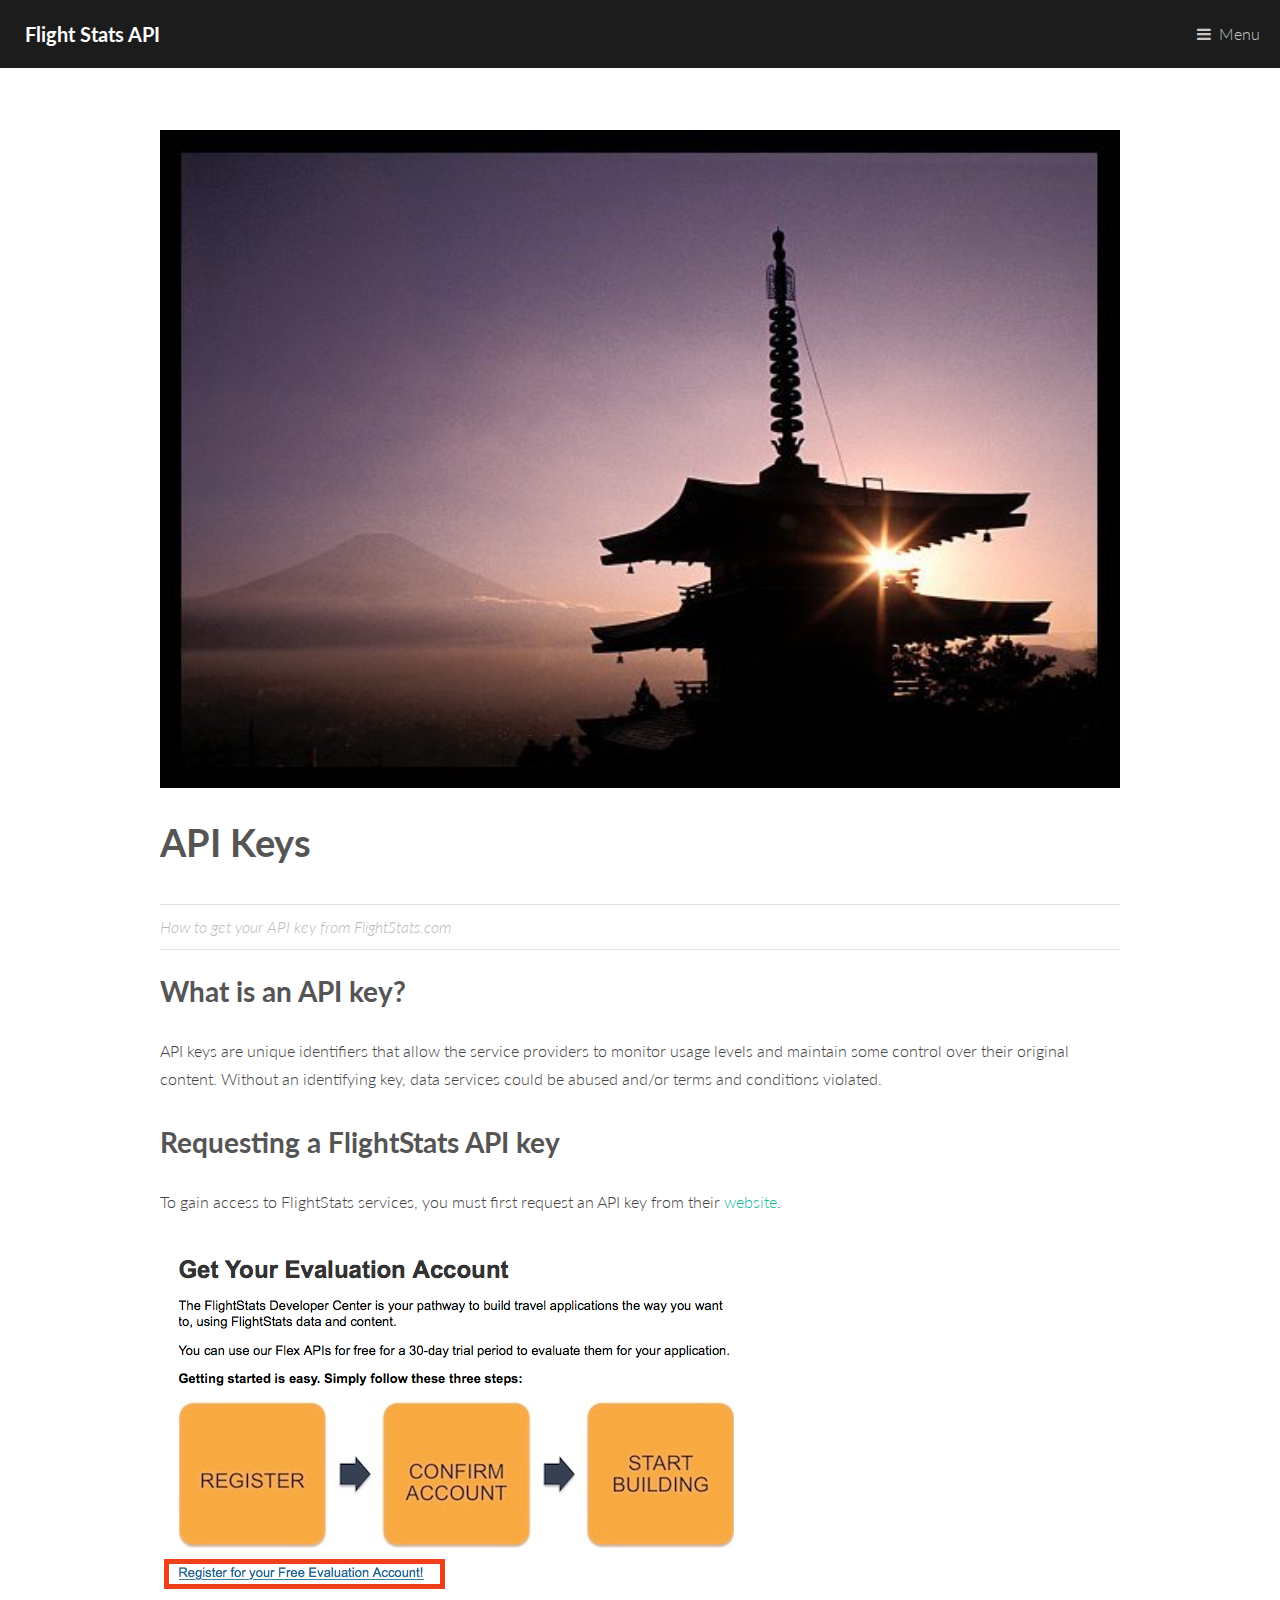
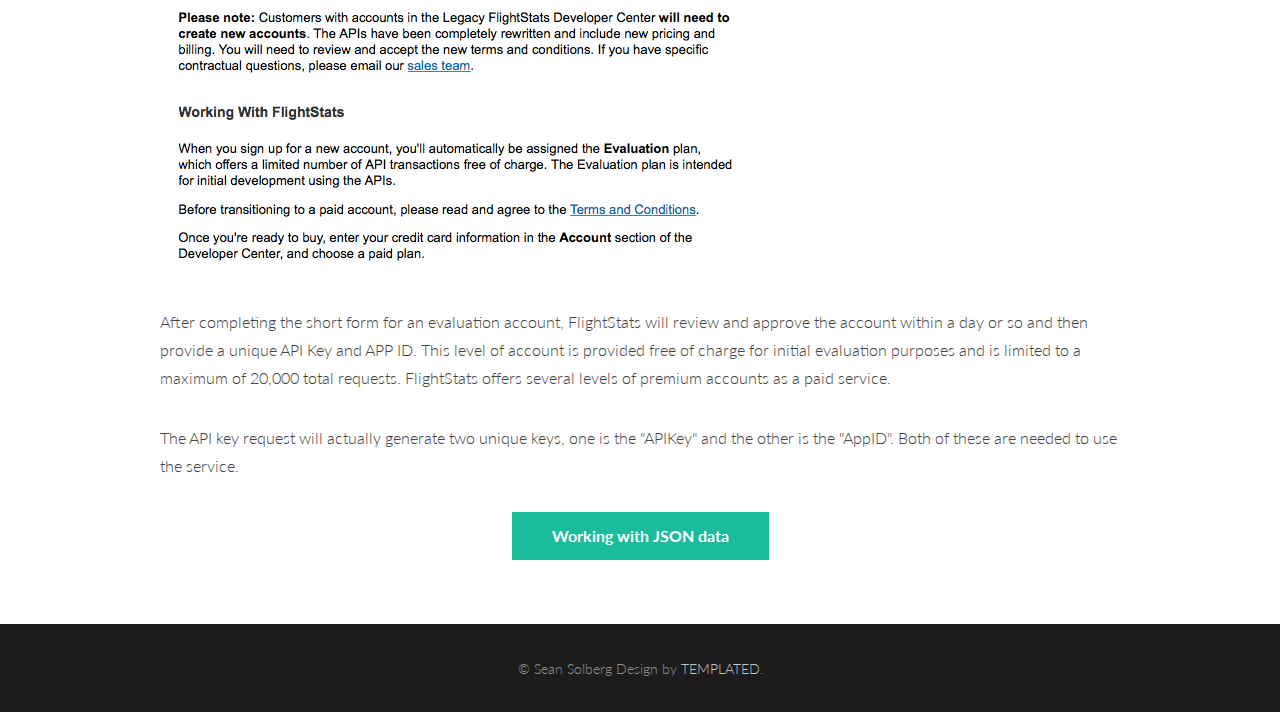
<file: GettingAPIKey.html>
<!DOCTYPE HTML>
<!--
	Binary by TEMPLATED
	templated.co @templatedco
	Released for free under the Creative Commons Attribution 3.0 license (templated.co/license)
-->
<html>
	<head>
		<title>Flight Stats API</title>
		<meta charset="utf-8" />
		<meta name="viewport" content="width=device-width, initial-scale=1" />
		<link rel="stylesheet" href="assets/css/main.css" />
	</head>
	<body>

		<!-- Header -->
			<header id="header">
				<a href="index.html" class="logo"><strong>Flight Stats API</strong></a>
				<nav>
					<a href="#menu">Menu</a>
				</nav>
			</header>

		<!-- Nav -->
			<nav id="menu">
				<ul class="links">
					<li><a href="index.html">Home</a></li>
					<li><a href="IntroToFlightStats.html">Intro to FlightStats</a></li>
					<li><a href="GettingAPIKey.html">Getting API Key</a></li>
					<li><a href="JSONData.html">Working with JSON</a></li>
					<li><a href="FlightTracking.html">Flight Tracking</a></li>
					<li><a href="AirportInfo.html">Airport Departures</a></li>
					<li><a href="CompleteFlightBoard.html">Complete Flight Info</a></li>
				</ul>
			</nav>

		<!-- Main -->
			<section id="main">
				<div class="inner">
					<div class="image fit">
						<img src="images/fuji-22.3.jpg" alt="" />
					</div>
					<header>
						<h1>API Keys</h1>
						<p class="info">How to get your API key from FlightStats.com</a></p>
					</header>
					<h2>What is an API key?</h2>
					<p>API keys are unique identifiers that allow the service providers to monitor usage levels and maintain some control over their original content. Without an identifying key, data services could be abused and/or terms and conditions violated.</p>
					<h2>Requesting a FlightStats API key</h2>
					<p>To gain access to FlightStats services, you must first request an API key from their <a href="https://developer.flightstats.com/getting-started">website</a>.</p>
					<p><img src="images/GettingAPIKey.png" /></p>
					<p>After completing the short form for an evaluation account, FlightStats will review and approve the account within a day or so and then provide a unique API Key and APP ID. This level of account is provided free of charge for initial evaluation purposes and is limited to a maximum of 20,000 total requests. FlightStats offers several levels of premium accounts as a paid service.</p>
					<p>The API key request will actually generate two unique keys, one is the "APIKey" and the other is the "AppID".  Both of these are needed to use the service.</p>
					
					<center>
						<ul class="actions">
							<li><a href="JSONData.html" class="button">Working with JSON data</a></li>
						</ul>
					</center>
					
				</div>
			</section>

		<!-- Footer -->
			<footer id="footer">
				<div class="copyright">
					&copy; Sean Solberg Design by <a href="https://templated.co">TEMPLATED</a>.
				</div>
			</footer>

		<!-- Scripts -->
			<script src="assets/js/jquery.min.js"></script>
			<script src="assets/js/jquery.scrolly.min.js"></script>
			<script src="assets/js/skel.min.js"></script>
			<script src="assets/js/util.js"></script>
			<script src="assets/js/main.js"></script>

	</body>
</html>
</file>
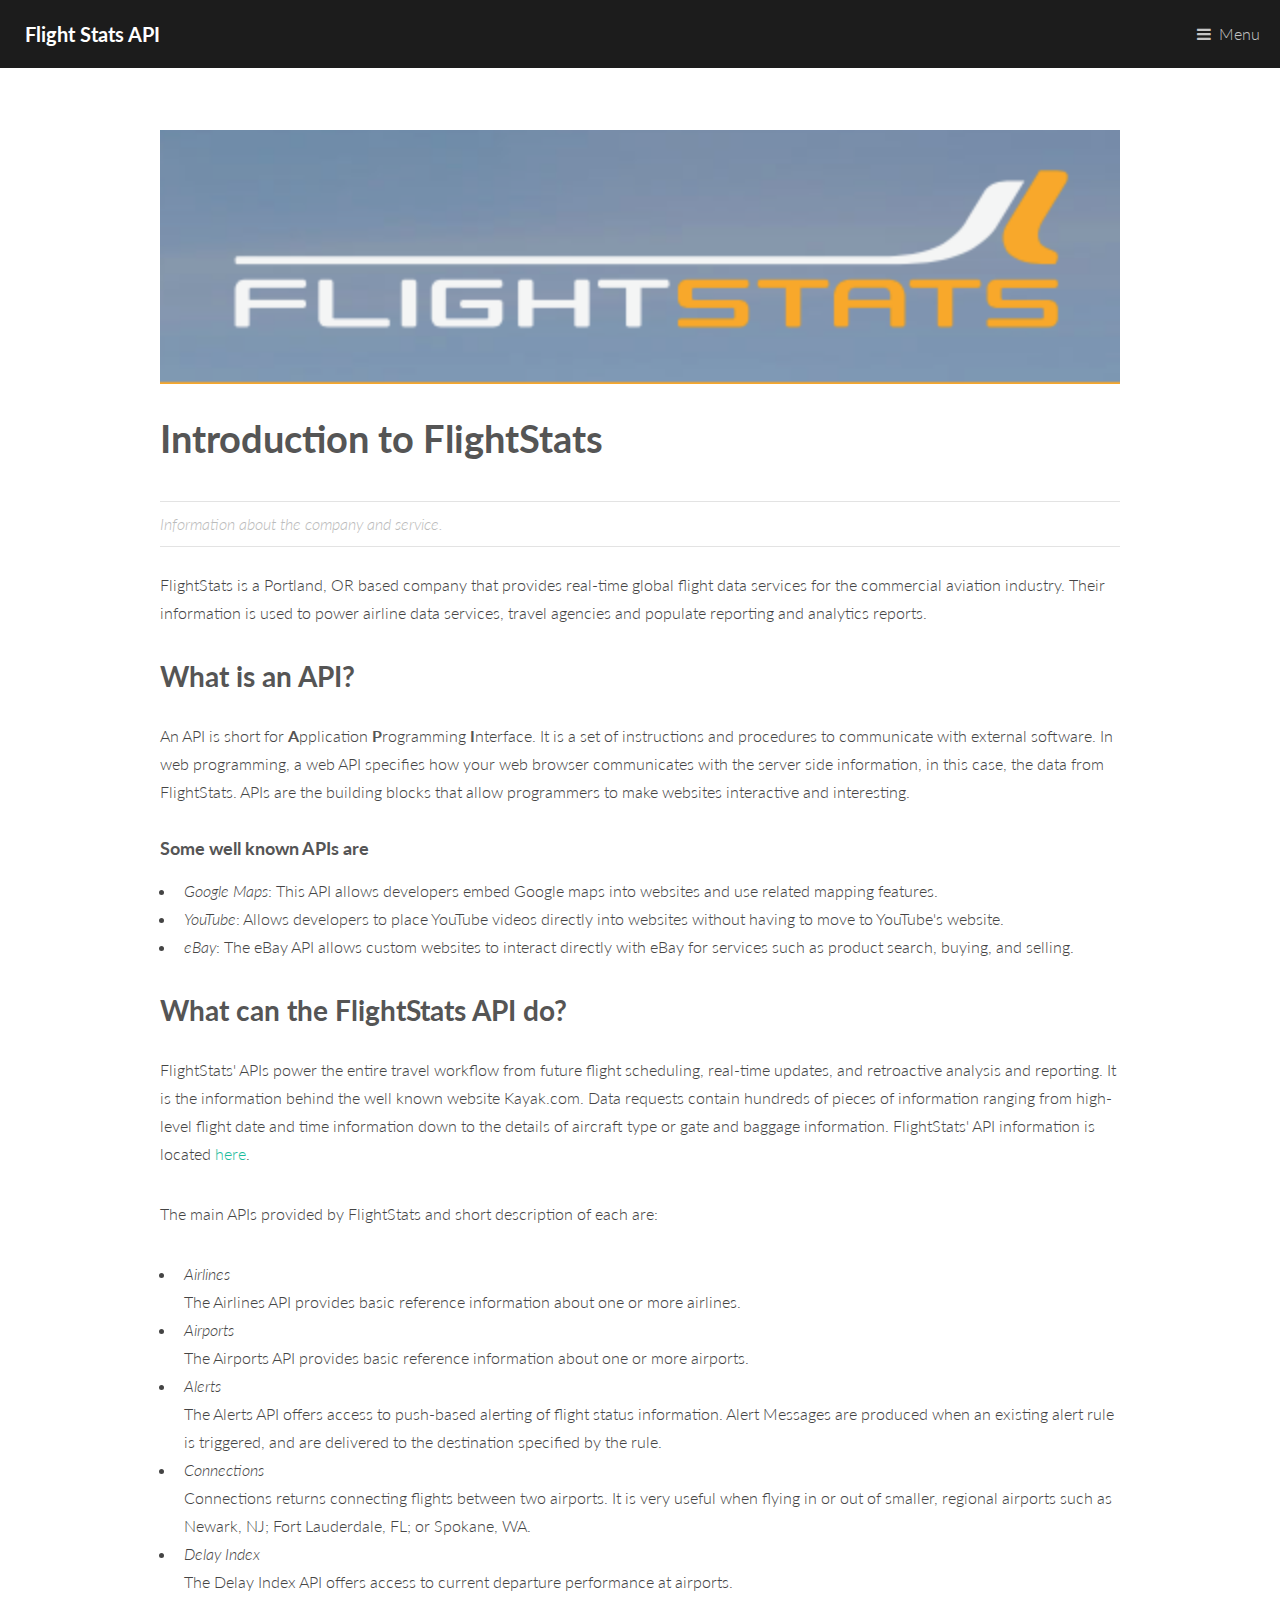
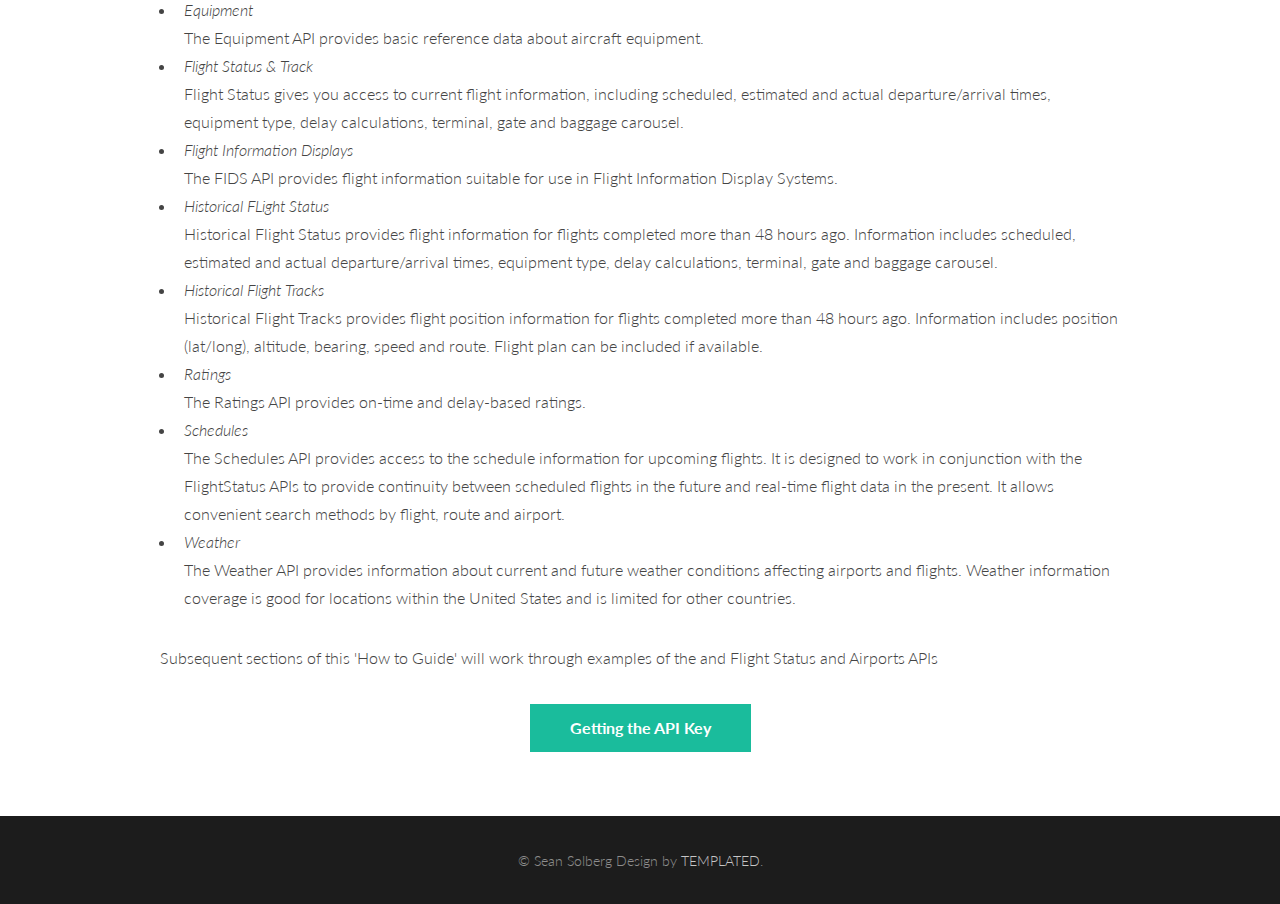
<file: IntroToFlightStats.html>
<!DOCTYPE HTML>
<!--
	Binary by TEMPLATED
	templated.co @templatedco
	Released for free under the Creative Commons Attribution 3.0 license (templated.co/license)
-->
<html>
	<head>
		<title>Flight Stats API</title>
		<meta charset="utf-8" />
		<meta name="viewport" content="width=device-width, initial-scale=1" />
		<link rel="stylesheet" href="assets/css/main.css" />
	</head>
	<body>

		<!-- Header -->
			<header id="header">
				<a href="index.html" class="logo"><strong>Flight Stats API</strong></a>
				<nav>
					<a href="#menu">Menu</a>
				</nav>
			</header>

		<!-- Nav -->
			<nav id="menu">
				<ul class="links">
					<li><a href="index.html">Home</a></li>
					<li><a href="IntroToFlightStats.html">Intro to FlightStats</a></li>
					<li><a href="GettingAPIKey.html">Getting API Key</a></li>
					<li><a href="JSONData.html">Working with JSON</a></li>
					<li><a href="FlightTracking.html">Flight Tracking</a></li>
					<li><a href="AirportInfo.html">Airport Departures</a></li>
					<li><a href="CompleteFlightBoard.html">Complete Flight Info</a></li>
				</ul>
			</nav>

		<!-- Main -->
			<section id="main">
				<div class="inner">
					<div class="image fit">
						<img src="images/FlightStatsLogo.png" alt="" />
					</div>
					<header>
						<h1>Introduction to FlightStats</h1>
						<p class="info">Information about the company and service.</p>
					</header>
					<p>FlightStats is a Portland, OR based company that provides real-time global flight data services for the commercial aviation industry. Their information is used to power airline data services, travel agencies and populate reporting and analytics reports.</p>
					<h2>What is an API?</h2>
					<p>An API is short for <b>A</b>pplication <b>P</b>rogramming <b>I</b>nterface.  It is a set of instructions and procedures to communicate with external software. In web programming, a web API specifies how your web browser communicates with the server side information, in this case, the data from FlightStats.  APIs are the building blocks that allow programmers to make websites interactive and interesting.  </p>
					<p><h4>Some well known APIs are</h4>
						<ul>
							<li><i>Google Maps</i>:  This API allows developers embed Google maps into websites and use related mapping features.</li>
							<li><i>YouTube</i>:  Allows developers to place YouTube videos directly into websites without having to move to YouTube's website.</li>
							<li><i>eBay</i>:  The eBay API allows custom websites to interact directly with eBay for services such as product search, buying, and selling.</li>
						</ul>
					<h2>What can the FlightStats API do?</h2>
					<p>FlightStats' APIs power the entire travel workflow from future flight scheduling, real-time updates, and retroactive analysis and reporting. It is the information behind the well known website Kayak.com. Data requests contain hundreds of pieces of information ranging from high-level flight date and time information down to the details of aircraft type or gate and baggage information. FlightStats' API information is located <a href="https://developer.flightstats.com">here</a>.</p>
					<p>The main APIs provided by FlightStats and short description of each are:</p>
					<ul>
						<li><i>Airlines</i><br /> The Airlines API provides basic reference information about one or more airlines.</li>
						<li><i>Airports</i><br />The Airports API provides basic reference information about one or more airports.</li>
						<li><i>Alerts</i><br />The Alerts API offers access to push-based alerting of flight status information. Alert Messages are produced when an existing alert rule is triggered, and are delivered to the destination specified by the rule.</li>
						<li><i>Connections</i><br />Connections returns connecting flights between two airports. It is very useful when flying in or out of smaller, regional airports such as Newark, NJ; Fort Lauderdale, FL; or Spokane, WA.</li>
						<li><i>Delay Index</i><br />The Delay Index API offers access to current departure performance at airports.</li>
						<li><i>Equipment</i><br />The Equipment API provides basic reference data about aircraft equipment.</li>
						<li><i>Flight Status & Track</i><br />Flight Status gives you access to current flight information, including scheduled, estimated and actual departure/arrival times, equipment type, delay calculations, terminal, gate and baggage carousel. </li>
						<li><i>Flight Information Displays</i><br />The FIDS API provides flight information suitable for use in Flight Information Display Systems.</li>
						<li><i>Historical FLight Status</i><br />Historical Flight Status provides flight information for flights completed more than 48 hours ago. Information includes scheduled, estimated and actual departure/arrival times, equipment type, delay calculations, terminal, gate and baggage carousel.</li>
						<li><i>Historical Flight Tracks</i><br />Historical Flight Tracks provides flight position information for flights completed more than 48 hours ago. Information includes position (lat/long), altitude, bearing, speed and route. Flight plan can be included if available.</li>
						<li><i>Ratings</i><br />The Ratings API provides on-time and delay-based ratings.</li>
						<li><i>Schedules</i><br />The Schedules API provides access to the schedule information for upcoming flights. It is designed to work in conjunction with the FlightStatus APIs to provide continuity between scheduled flights in the future and real-time flight data in the present. It allows convenient search methods by flight, route and airport.</li>
						<li><i>Weather</i><br />The Weather API provides information about current and future weather conditions affecting airports and flights. Weather information coverage is good for locations within the United States and is limited for other countries.</li>					
					</ul>
					<p>Subsequent sections of this 'How to Guide' will work through examples of the and Flight Status and Airports APIs</p>
				</div>
				<center>
				<ul class="actions">
					<li><a href="GettingAPIKey.html" class="button">Getting the API Key</a></li>
				</ul>
				</center>
			</section>

		<!-- Footer -->
			<footer id="footer">

				<div class="copyright">
					&copy; Sean Solberg Design by <a href="https://templated.co">TEMPLATED</a>.
				</div>
			</footer>

		<!-- Scripts -->
			<script src="assets/js/jquery.min.js"></script>
			<script src="assets/js/jquery.scrolly.min.js"></script>
			<script src="assets/js/skel.min.js"></script>
			<script src="assets/js/util.js"></script>
			<script src="assets/js/main.js"></script>

	</body>
</html>
</file>
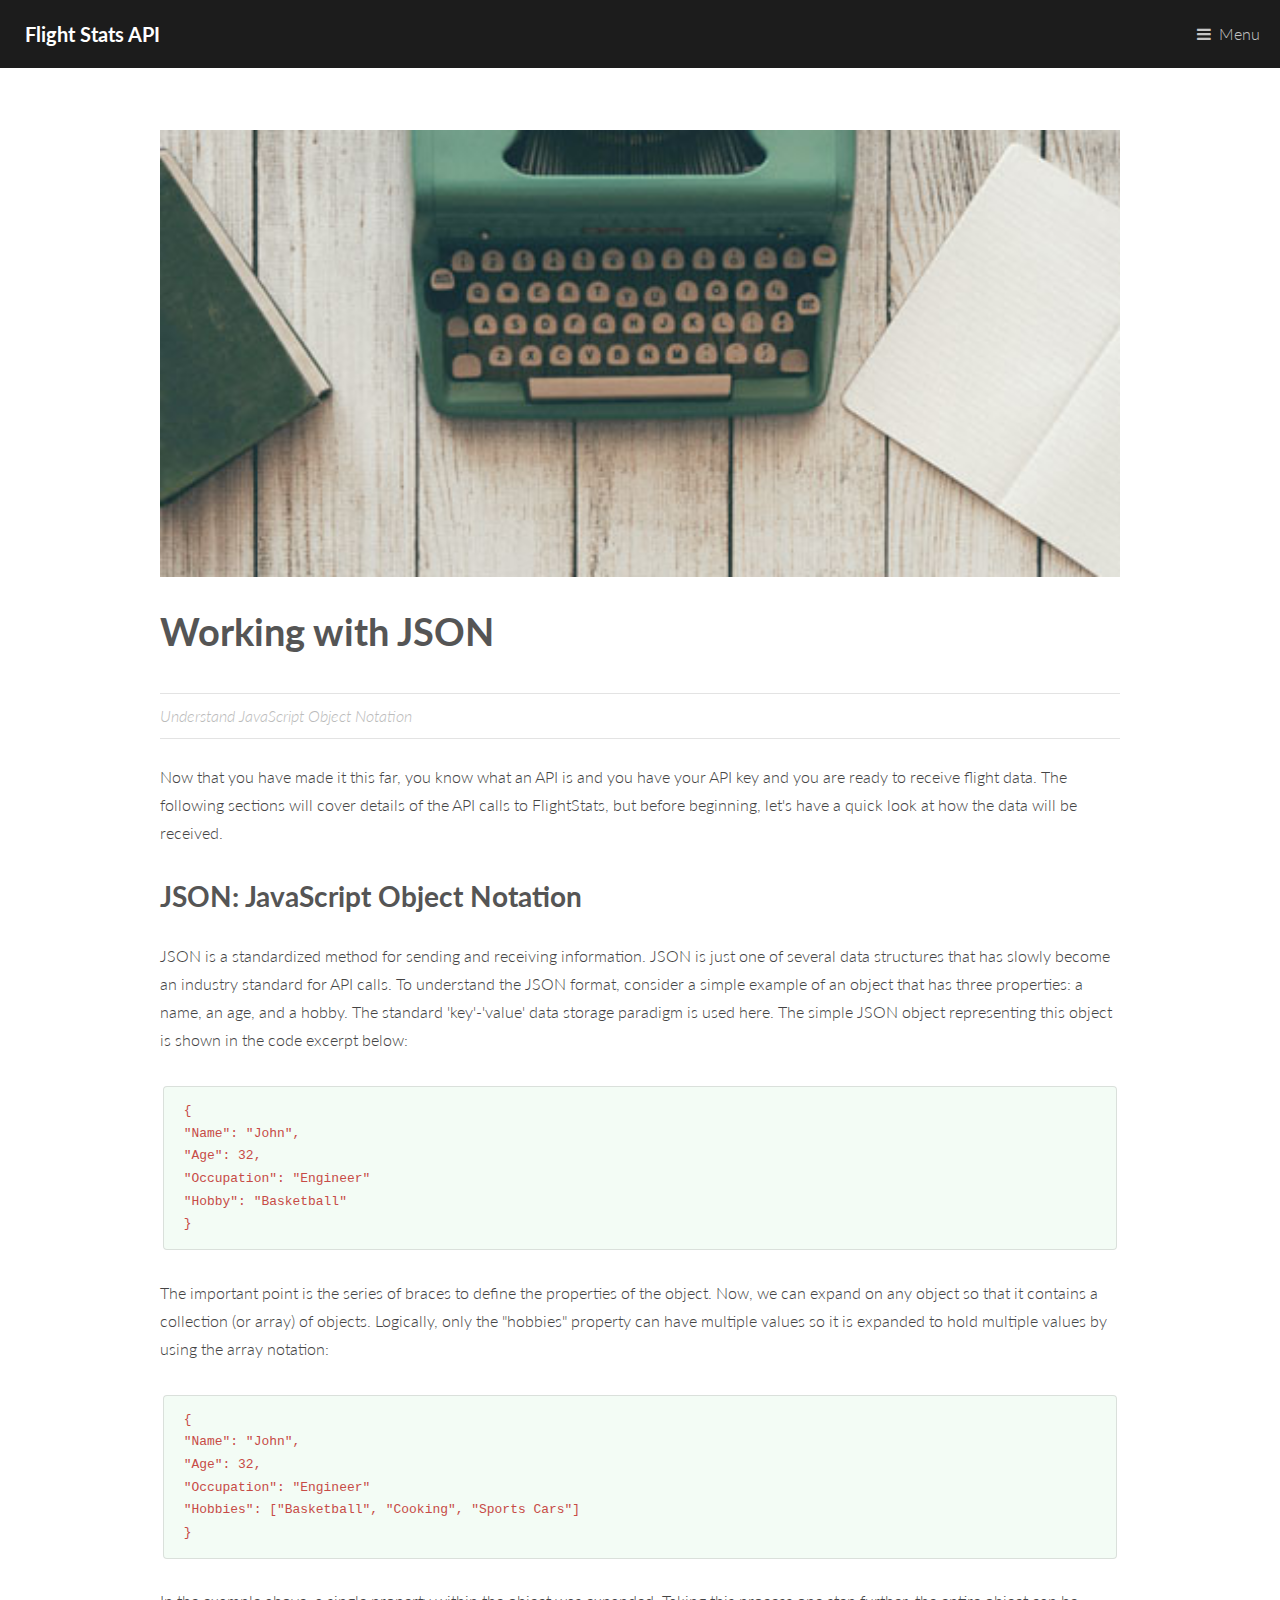
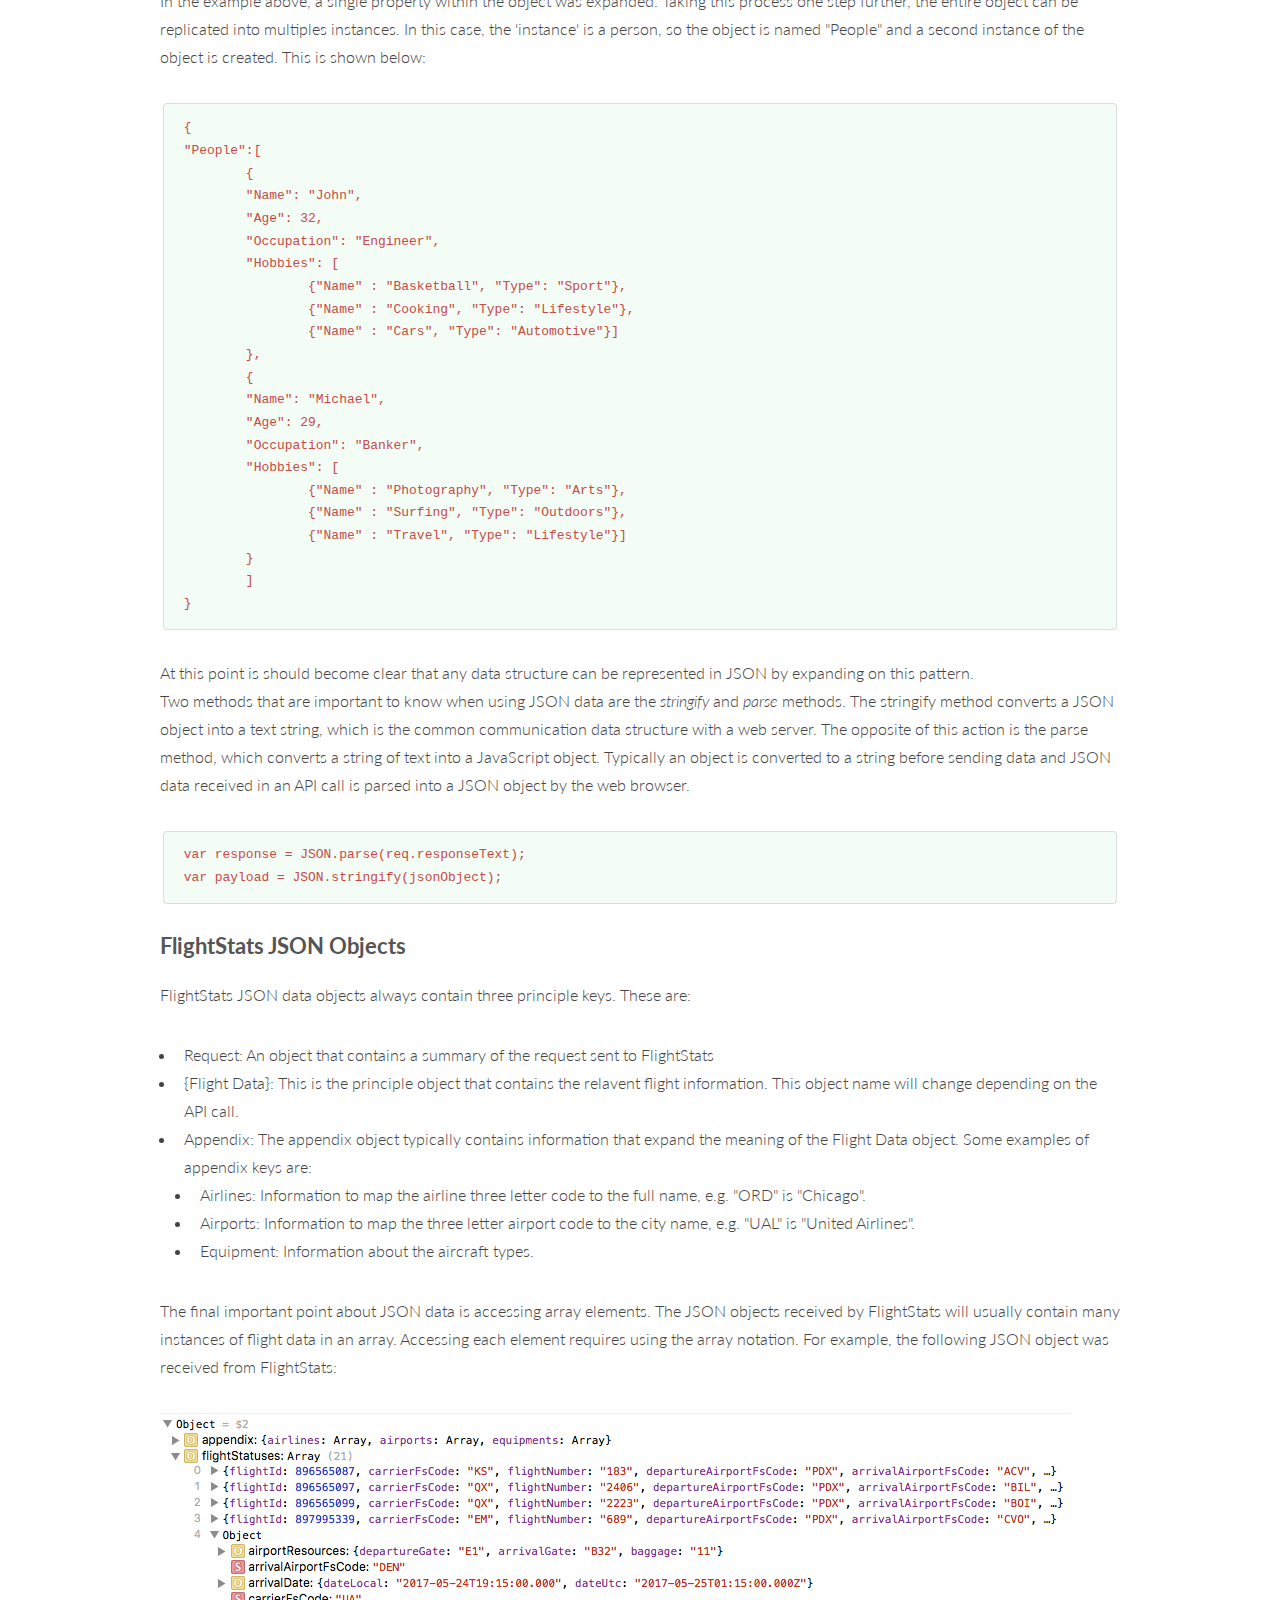
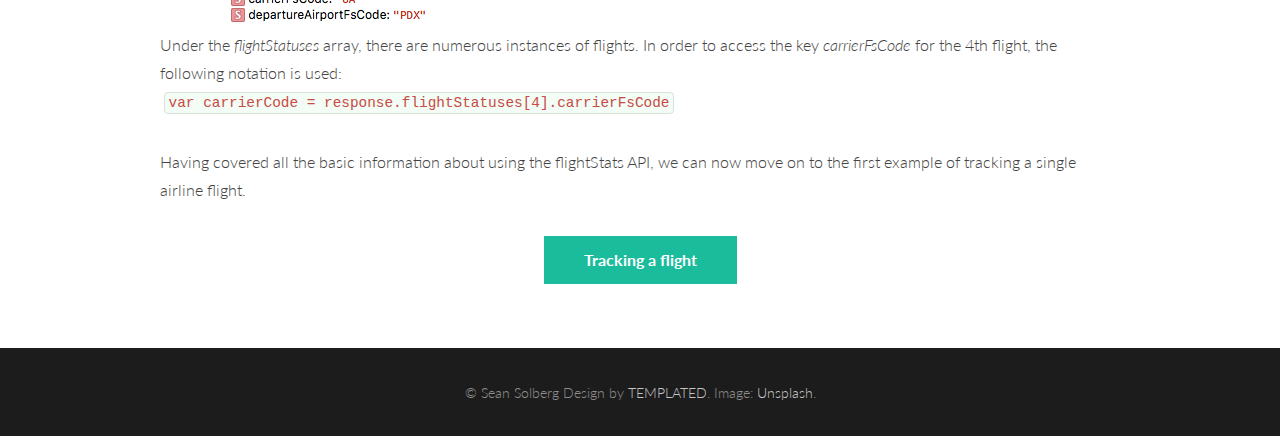
<file: JSONData.html>
<!DOCTYPE HTML>
<!--
	Binary by TEMPLATED
	templated.co @templatedco
	Released for free under the Creative Commons Attribution 3.0 license (templated.co/license)
-->
<html>
	<head>
		<title>Flight Stats API</title>
		<meta charset="utf-8" />
		<meta name="viewport" content="width=device-width, initial-scale=1" />
		<link rel="stylesheet" href="assets/css/main.css" />
	</head>
	<body>

		<!-- Header -->
			<header id="header">
				<a href="index.html" class="logo"><strong>Flight Stats API</strong></a>
				<nav>
					<a href="#menu">Menu</a>
				</nav>
			</header>

		<!-- Nav -->
			<nav id="menu">
				<ul class="links">
					<li><a href="index.html">Home</a></li>
					<li><a href="IntroToFlightStats.html">Intro to FlightStats</a></li>
					<li><a href="GettingAPIKey.html">Getting API Key</a></li>
					<li><a href="JSONData.html">Working with JSON</a></li>
					<li><a href="FlightTracking.html">Flight Departures</a></li>
					<li><a href="AirportInfo.html">Airport Info</a></li>
				</ul>
			</nav>

		<!-- Main -->
			<section id="main">
				<div class="inner">
					<div class="image fit">
						<img src="images/pic02.jpg" alt="" />
					</div>
					<header>
						<h1>Working with JSON</h1>
						<p class="info">Understand JavaScript Object Notation</p>
					</header>
					<p>Now that you have made it this far, you know what an API is and you have your API key and you are ready to receive flight data. The following sections will cover details of the API calls to FlightStats, but before beginning, let's have a quick look at how the data will be received. </p>
					<h2>JSON: JavaScript Object Notation</h2>
					<p>JSON is a standardized method for sending and receiving information. JSON is just one of several data structures that has slowly become an industry standard for API calls. To understand the JSON format, consider a simple example of an object that has three properties: a name, an age, and a hobby.  The standard 'key'-'value' data storage paradigm is used here. The simple JSON object representing this object is shown in the code excerpt below:</p>
					<h2></h2>
					<pre><code>{
"Name": "John",
"Age": 32,
"Occupation": "Engineer"
"Hobby": "Basketball"
}</code></pre>
					<p>The important point is the series of braces to define the properties of the object. Now, we can expand on any object so that it contains a collection (or array) of objects.  Logically, only the "hobbies" property can have multiple values so it is expanded to hold multiple values by using the array notation:</p>
					<pre><code>{
"Name": "John",
"Age": 32,
"Occupation": "Engineer"
"Hobbies": ["Basketball", "Cooking", "Sports Cars"]
}</code></pre>
					<p>In the example above, a single property within the object was expanded.  Taking this process one step further, the entire object can be replicated into multiples instances.  In this case, the 'instance' is a person, so the object is named "People" and a second instance of the object is created.  This is shown below:</p>
					<pre><code>{
"People":[
	{
	"Name": "John",
	"Age": 32,
	"Occupation": "Engineer",
	"Hobbies": [
		{"Name" : "Basketball", "Type": "Sport"},
		{"Name" : "Cooking", "Type": "Lifestyle"},
		{"Name" : "Cars", "Type": "Automotive"}]
	},
	{
	"Name": "Michael",
	"Age": 29,
	"Occupation": "Banker",
	"Hobbies": [
		{"Name" : "Photography", "Type": "Arts"},
		{"Name" : "Surfing", "Type": "Outdoors"},
		{"Name" : "Travel", "Type": "Lifestyle"}]
	}
	]
}</code></pre>
					<p>At this point is should become clear that any data structure can be represented in JSON by expanding on this pattern. <br />Two methods that are important to know when using JSON data are the <i>stringify</i> and <i>parse</i> methods.  The stringify method converts a JSON object into a text string, which is the common communication data structure with a web server.  The opposite of this action is the parse method, which converts a string of text into a JavaScript object. Typically an object is converted to a string before sending data and JSON data received in an API call is parsed into a JSON object by the web browser. </p>
					<pre>
<code>var response = JSON.parse(req.responseText);
var payload = JSON.stringify(jsonObject);</code></pre>
					<h3>FlightStats JSON Objects</h3>
					<p>FlightStats JSON data objects always contain three principle keys.  These are: 
					<ul>
						<li>Request: An object that contains a summary of the request sent to FlightStats</li>
						<li>{Flight Data}: This is the principle object that contains the relavent flight information. This object name will change depending on the API call.</li>
						<li>Appendix: The appendix object typically contains information that expand the meaning of the Flight Data object. Some examples of appendix keys are:</li>
						<ul>
							<li>Airlines: Information to map the airline three letter code to the full name, e.g. "ORD" is "Chicago".</li>
							<li>Airports: Information to map the three letter airport code to the city name, e.g. "UAL" is "United Airlines".</li>
							<li>Equipment: Information about the aircraft types.</li>
						</ul>
					</ul>
					</p>
					<p>The final important point about JSON data is accessing array elements. The JSON objects received by FlightStats will usually contain many instances of flight data in an array. Accessing each element requires using the array notation. For example, the following JSON object was received from FlightStats:
					</p>
						<img src="images/JSON_Array_Example.png" ></br>
					<p>Under the <i>flightStatuses</i> array, there are numerous instances of flights. In order to access the key <i>carrierFsCode</i> for the 4th flight, the following notation is used:
						</br><code>var carrierCode = response.flightStatuses[4].carrierFsCode</code>
					</p>
					<p>Having covered all the basic information about using the flightStats API, we can now move on to the first example of tracking a single airline flight.
					</p>
				</div>
				<center>
					<ul class="actions">
						<li><a href="FlightTracking.html" class="button">Tracking a flight</a></li>
					</ul>
				</center>
			</section>

		<!-- Footer -->
			<footer id="footer">

				<div class="copyright">
					&copy; Sean Solberg Design by <a href="https://templated.co">TEMPLATED</a>. Image: <a href="https://unsplash.com">Unsplash</a>.
				</div>
			</footer>

		<!-- Scripts -->
			<script src="assets/js/jquery.min.js"></script>
			<script src="assets/js/jquery.scrolly.min.js"></script>
			<script src="assets/js/skel.min.js"></script>
			<script src="assets/js/util.js"></script>
			<script src="assets/js/main.js"></script>

	</body>
</html>
</file>
<file: assets/css/main.css>
@charset "UTF-8";
@import url(font-awesome.min.css);
@import url("https://fonts.googleapis.com/css?family=Lato:300,700,300italic,700italic");

/*
	Binary by TEMPLATED
	templated.co @templatedco
	Released for free under the Creative Commons Attribution 3.0 license (templated.co/license)
*/

/* Reset */

	html, body, div, span, applet, object, iframe, h1, h2, h3, h4, h5, h6, p, blockquote, pre, a, abbr, acronym, address, big, cite, code, del, dfn, em, img, ins, kbd, q, s, samp, small, strike, strong, sub, sup, tt, var, b, u, i, center, dl, dt, dd, ol, ul, li, fieldset, form, label, legend, table, caption, tbody, tfoot, thead, tr, th, td, article, aside, canvas, details, embed, figure, figcaption, footer, header, hgroup, menu, nav, output, ruby, section, summary, time, mark, audio, video {
		margin: 0;
		padding: 0;
		border: 0;
		font-size: 100%;
		font: inherit;
		vertical-align: baseline;
	}

	article, aside, details, figcaption, figure, footer, header, hgroup, menu, nav, section {
		display: block;
	}

	body {
		line-height: 1;
	}

	ol, ul {
		list-style: none;
	}

	blockquote, q {
		quotes: none;
	}

	blockquote:before, blockquote:after, q:before, q:after {
		content: '';
		content: none;
	}

	table {
		border-collapse: collapse;
		border-spacing: 0;
	}

	body {
		-webkit-text-size-adjust: none;
	}

/* Box Model */

	*, *:before, *:after {
		-moz-box-sizing: border-box;
		-webkit-box-sizing: border-box;
		box-sizing: border-box;
	}

/* Containers */

	.container {
		margin-left: auto;
		margin-right: auto;
	}

	.container.\31 25\25 {
		width: 100%;
		max-width: 100em;
		min-width: 80em;
	}

	.container.\37 5\25 {
		width: 60em;
	}

	.container.\35 0\25 {
		width: 40em;
	}

	.container.\32 5\25 {
		width: 20em;
	}

	.container {
		width: 80em;
	}

	@media screen and (max-width: 1680px) {

		.container.\31 25\25 {
			width: 100%;
			max-width: 100em;
			min-width: 80em;
		}

		.container.\37 5\25 {
			width: 60em;
		}

		.container.\35 0\25 {
			width: 40em;
		}

		.container.\32 5\25 {
			width: 20em;
		}

		.container {
			width: 80em;
		}

	}

	@media screen and (max-width: 1280px) {

		.container.\31 25\25 {
			width: 100%;
			max-width: 81.25em;
			min-width: 65em;
		}

		.container.\37 5\25 {
			width: 48.75em;
		}

		.container.\35 0\25 {
			width: 32.5em;
		}

		.container.\32 5\25 {
			width: 16.25em;
		}

		.container {
			width: 65em;
		}

	}

	@media screen and (max-width: 980px) {

		.container.\31 25\25 {
			width: 100%;
			max-width: 112.5%;
			min-width: 90%;
		}

		.container.\37 5\25 {
			width: 67.5%;
		}

		.container.\35 0\25 {
			width: 45%;
		}

		.container.\32 5\25 {
			width: 22.5%;
		}

		.container {
			width: 90%;
		}

	}

	@media screen and (max-width: 736px) {

		.container.\31 25\25 {
			width: 100%;
			max-width: 112.5%;
			min-width: 90%;
		}

		.container.\37 5\25 {
			width: 67.5%;
		}

		.container.\35 0\25 {
			width: 45%;
		}

		.container.\32 5\25 {
			width: 22.5%;
		}

		.container {
			width: 90% !important;
		}

	}

	@media screen and (max-width: 480px) {

		.container.\31 25\25 {
			width: 100%;
			max-width: 112.5%;
			min-width: 90%;
		}

		.container.\37 5\25 {
			width: 67.5%;
		}

		.container.\35 0\25 {
			width: 45%;
		}

		.container.\32 5\25 {
			width: 22.5%;
		}

		.container {
			width: 90% !important;
		}

	}

/* Grid */

	.row {
		border-bottom: solid 1px transparent;
		-moz-box-sizing: border-box;
		-webkit-box-sizing: border-box;
		box-sizing: border-box;
	}

	.row > * {
		float: left;
		-moz-box-sizing: border-box;
		-webkit-box-sizing: border-box;
		box-sizing: border-box;
	}

	.row:after, .row:before {
		content: '';
		display: block;
		clear: both;
		height: 0;
	}

	.row.uniform > * > :first-child {
		margin-top: 0;
	}

	.row.uniform > * > :last-child {
		margin-bottom: 0;
	}

	.row.\30 \25 > * {
		padding: 0 0 0 0em;
	}

	.row.\30 \25 {
		margin: 0 0 -1px 0em;
	}

	.row.uniform.\30 \25 > * {
		padding: 0em 0 0 0em;
	}

	.row.uniform.\30 \25 {
		margin: 0em 0 -1px 0em;
	}

	.row > * {
		padding: 0 0 0 2em;
	}

	.row {
		margin: 0 0 -1px -2em;
	}

	.row.uniform > * {
		padding: 2em 0 0 2em;
	}

	.row.uniform {
		margin: -2em 0 -1px -2em;
	}

	.row.\32 00\25 > * {
		padding: 0 0 0 4em;
	}

	.row.\32 00\25 {
		margin: 0 0 -1px -4em;
	}

	.row.uniform.\32 00\25 > * {
		padding: 4em 0 0 4em;
	}

	.row.uniform.\32 00\25 {
		margin: -4em 0 -1px -4em;
	}

	.row.\31 50\25 > * {
		padding: 0 0 0 3em;
	}

	.row.\31 50\25 {
		margin: 0 0 -1px -3em;
	}

	.row.uniform.\31 50\25 > * {
		padding: 3em 0 0 3em;
	}

	.row.uniform.\31 50\25 {
		margin: -3em 0 -1px -3em;
	}

	.row.\35 0\25 > * {
		padding: 0 0 0 1em;
	}

	.row.\35 0\25 {
		margin: 0 0 -1px -1em;
	}

	.row.uniform.\35 0\25 > * {
		padding: 1em 0 0 1em;
	}

	.row.uniform.\35 0\25 {
		margin: -1em 0 -1px -1em;
	}

	.row.\32 5\25 > * {
		padding: 0 0 0 0.5em;
	}

	.row.\32 5\25 {
		margin: 0 0 -1px -0.5em;
	}

	.row.uniform.\32 5\25 > * {
		padding: 0.5em 0 0 0.5em;
	}

	.row.uniform.\32 5\25 {
		margin: -0.5em 0 -1px -0.5em;
	}

	.\31 2u, .\31 2u\24 {
		width: 100%;
		clear: none;
		margin-left: 0;
	}

	.\31 1u, .\31 1u\24 {
		width: 91.6666666667%;
		clear: none;
		margin-left: 0;
	}

	.\31 0u, .\31 0u\24 {
		width: 83.3333333333%;
		clear: none;
		margin-left: 0;
	}

	.\39 u, .\39 u\24 {
		width: 75%;
		clear: none;
		margin-left: 0;
	}

	.\38 u, .\38 u\24 {
		width: 66.6666666667%;
		clear: none;
		margin-left: 0;
	}

	.\37 u, .\37 u\24 {
		width: 58.3333333333%;
		clear: none;
		margin-left: 0;
	}

	.\36 u, .\36 u\24 {
		width: 50%;
		clear: none;
		margin-left: 0;
	}

	.\35 u, .\35 u\24 {
		width: 41.6666666667%;
		clear: none;
		margin-left: 0;
	}

	.\34 u, .\34 u\24 {
		width: 33.3333333333%;
		clear: none;
		margin-left: 0;
	}

	.\33 u, .\33 u\24 {
		width: 25%;
		clear: none;
		margin-left: 0;
	}

	.\32 u, .\32 u\24 {
		width: 16.6666666667%;
		clear: none;
		margin-left: 0;
	}

	.\31 u, .\31 u\24 {
		width: 8.3333333333%;
		clear: none;
		margin-left: 0;
	}

	.\31 2u\24 + *,
	.\31 1u\24 + *,
	.\31 0u\24 + *,
	.\39 u\24 + *,
	.\38 u\24 + *,
	.\37 u\24 + *,
	.\36 u\24 + *,
	.\35 u\24 + *,
	.\34 u\24 + *,
	.\33 u\24 + *,
	.\32 u\24 + *,
	.\31 u\24 + * {
		clear: left;
	}

	.\-11u {
		margin-left: 91.66667%;
	}

	.\-10u {
		margin-left: 83.33333%;
	}

	.\-9u {
		margin-left: 75%;
	}

	.\-8u {
		margin-left: 66.66667%;
	}

	.\-7u {
		margin-left: 58.33333%;
	}

	.\-6u {
		margin-left: 50%;
	}

	.\-5u {
		margin-left: 41.66667%;
	}

	.\-4u {
		margin-left: 33.33333%;
	}

	.\-3u {
		margin-left: 25%;
	}

	.\-2u {
		margin-left: 16.66667%;
	}

	.\-1u {
		margin-left: 8.33333%;
	}

	@media screen and (max-width: 1680px) {

		.row > * {
			padding: 0 0 0 2em;
		}

		.row {
			margin: 0 0 -1px -2em;
		}

		.row.uniform > * {
			padding: 2em 0 0 2em;
		}

		.row.uniform {
			margin: -2em 0 -1px -2em;
		}

		.row.\32 00\25 > * {
			padding: 0 0 0 4em;
		}

		.row.\32 00\25 {
			margin: 0 0 -1px -4em;
		}

		.row.uniform.\32 00\25 > * {
			padding: 4em 0 0 4em;
		}

		.row.uniform.\32 00\25 {
			margin: -4em 0 -1px -4em;
		}

		.row.\31 50\25 > * {
			padding: 0 0 0 3em;
		}

		.row.\31 50\25 {
			margin: 0 0 -1px -3em;
		}

		.row.uniform.\31 50\25 > * {
			padding: 3em 0 0 3em;
		}

		.row.uniform.\31 50\25 {
			margin: -3em 0 -1px -3em;
		}

		.row.\35 0\25 > * {
			padding: 0 0 0 1em;
		}

		.row.\35 0\25 {
			margin: 0 0 -1px -1em;
		}

		.row.uniform.\35 0\25 > * {
			padding: 1em 0 0 1em;
		}

		.row.uniform.\35 0\25 {
			margin: -1em 0 -1px -1em;
		}

		.row.\32 5\25 > * {
			padding: 0 0 0 0.5em;
		}

		.row.\32 5\25 {
			margin: 0 0 -1px -0.5em;
		}

		.row.uniform.\32 5\25 > * {
			padding: 0.5em 0 0 0.5em;
		}

		.row.uniform.\32 5\25 {
			margin: -0.5em 0 -1px -0.5em;
		}

		.\31 2u\28xlarge\29, .\31 2u\24\28xlarge\29 {
			width: 100%;
			clear: none;
			margin-left: 0;
		}

		.\31 1u\28xlarge\29, .\31 1u\24\28xlarge\29 {
			width: 91.6666666667%;
			clear: none;
			margin-left: 0;
		}

		.\31 0u\28xlarge\29, .\31 0u\24\28xlarge\29 {
			width: 83.3333333333%;
			clear: none;
			margin-left: 0;
		}

		.\39 u\28xlarge\29, .\39 u\24\28xlarge\29 {
			width: 75%;
			clear: none;
			margin-left: 0;
		}

		.\38 u\28xlarge\29, .\38 u\24\28xlarge\29 {
			width: 66.6666666667%;
			clear: none;
			margin-left: 0;
		}

		.\37 u\28xlarge\29, .\37 u\24\28xlarge\29 {
			width: 58.3333333333%;
			clear: none;
			margin-left: 0;
		}

		.\36 u\28xlarge\29, .\36 u\24\28xlarge\29 {
			width: 50%;
			clear: none;
			margin-left: 0;
		}

		.\35 u\28xlarge\29, .\35 u\24\28xlarge\29 {
			width: 41.6666666667%;
			clear: none;
			margin-left: 0;
		}

		.\34 u\28xlarge\29, .\34 u\24\28xlarge\29 {
			width: 33.3333333333%;
			clear: none;
			margin-left: 0;
		}

		.\33 u\28xlarge\29, .\33 u\24\28xlarge\29 {
			width: 25%;
			clear: none;
			margin-left: 0;
		}

		.\32 u\28xlarge\29, .\32 u\24\28xlarge\29 {
			width: 16.6666666667%;
			clear: none;
			margin-left: 0;
		}

		.\31 u\28xlarge\29, .\31 u\24\28xlarge\29 {
			width: 8.3333333333%;
			clear: none;
			margin-left: 0;
		}

		.\31 2u\24\28xlarge\29 + *,
		.\31 1u\24\28xlarge\29 + *,
		.\31 0u\24\28xlarge\29 + *,
		.\39 u\24\28xlarge\29 + *,
		.\38 u\24\28xlarge\29 + *,
		.\37 u\24\28xlarge\29 + *,
		.\36 u\24\28xlarge\29 + *,
		.\35 u\24\28xlarge\29 + *,
		.\34 u\24\28xlarge\29 + *,
		.\33 u\24\28xlarge\29 + *,
		.\32 u\24\28xlarge\29 + *,
		.\31 u\24\28xlarge\29 + * {
			clear: left;
		}

		.\-11u\28xlarge\29 {
			margin-left: 91.66667%;
		}

		.\-10u\28xlarge\29 {
			margin-left: 83.33333%;
		}

		.\-9u\28xlarge\29 {
			margin-left: 75%;
		}

		.\-8u\28xlarge\29 {
			margin-left: 66.66667%;
		}

		.\-7u\28xlarge\29 {
			margin-left: 58.33333%;
		}

		.\-6u\28xlarge\29 {
			margin-left: 50%;
		}

		.\-5u\28xlarge\29 {
			margin-left: 41.66667%;
		}

		.\-4u\28xlarge\29 {
			margin-left: 33.33333%;
		}

		.\-3u\28xlarge\29 {
			margin-left: 25%;
		}

		.\-2u\28xlarge\29 {
			margin-left: 16.66667%;
		}

		.\-1u\28xlarge\29 {
			margin-left: 8.33333%;
		}

	}

	@media screen and (max-width: 1280px) {

		.row > * {
			padding: 0 0 0 1.5em;
		}

		.row {
			margin: 0 0 -1px -1.5em;
		}

		.row.uniform > * {
			padding: 1.5em 0 0 1.5em;
		}

		.row.uniform {
			margin: -1.5em 0 -1px -1.5em;
		}

		.row.\32 00\25 > * {
			padding: 0 0 0 3em;
		}

		.row.\32 00\25 {
			margin: 0 0 -1px -3em;
		}

		.row.uniform.\32 00\25 > * {
			padding: 3em 0 0 3em;
		}

		.row.uniform.\32 00\25 {
			margin: -3em 0 -1px -3em;
		}

		.row.\31 50\25 > * {
			padding: 0 0 0 2.25em;
		}

		.row.\31 50\25 {
			margin: 0 0 -1px -2.25em;
		}

		.row.uniform.\31 50\25 > * {
			padding: 2.25em 0 0 2.25em;
		}

		.row.uniform.\31 50\25 {
			margin: -2.25em 0 -1px -2.25em;
		}

		.row.\35 0\25 > * {
			padding: 0 0 0 0.75em;
		}

		.row.\35 0\25 {
			margin: 0 0 -1px -0.75em;
		}

		.row.uniform.\35 0\25 > * {
			padding: 0.75em 0 0 0.75em;
		}

		.row.uniform.\35 0\25 {
			margin: -0.75em 0 -1px -0.75em;
		}

		.row.\32 5\25 > * {
			padding: 0 0 0 0.375em;
		}

		.row.\32 5\25 {
			margin: 0 0 -1px -0.375em;
		}

		.row.uniform.\32 5\25 > * {
			padding: 0.375em 0 0 0.375em;
		}

		.row.uniform.\32 5\25 {
			margin: -0.375em 0 -1px -0.375em;
		}

		.\31 2u\28large\29, .\31 2u\24\28large\29 {
			width: 100%;
			clear: none;
			margin-left: 0;
		}

		.\31 1u\28large\29, .\31 1u\24\28large\29 {
			width: 91.6666666667%;
			clear: none;
			margin-left: 0;
		}

		.\31 0u\28large\29, .\31 0u\24\28large\29 {
			width: 83.3333333333%;
			clear: none;
			margin-left: 0;
		}

		.\39 u\28large\29, .\39 u\24\28large\29 {
			width: 75%;
			clear: none;
			margin-left: 0;
		}

		.\38 u\28large\29, .\38 u\24\28large\29 {
			width: 66.6666666667%;
			clear: none;
			margin-left: 0;
		}

		.\37 u\28large\29, .\37 u\24\28large\29 {
			width: 58.3333333333%;
			clear: none;
			margin-left: 0;
		}

		.\36 u\28large\29, .\36 u\24\28large\29 {
			width: 50%;
			clear: none;
			margin-left: 0;
		}

		.\35 u\28large\29, .\35 u\24\28large\29 {
			width: 41.6666666667%;
			clear: none;
			margin-left: 0;
		}

		.\34 u\28large\29, .\34 u\24\28large\29 {
			width: 33.3333333333%;
			clear: none;
			margin-left: 0;
		}

		.\33 u\28large\29, .\33 u\24\28large\29 {
			width: 25%;
			clear: none;
			margin-left: 0;
		}

		.\32 u\28large\29, .\32 u\24\28large\29 {
			width: 16.6666666667%;
			clear: none;
			margin-left: 0;
		}

		.\31 u\28large\29, .\31 u\24\28large\29 {
			width: 8.3333333333%;
			clear: none;
			margin-left: 0;
		}

		.\31 2u\24\28large\29 + *,
		.\31 1u\24\28large\29 + *,
		.\31 0u\24\28large\29 + *,
		.\39 u\24\28large\29 + *,
		.\38 u\24\28large\29 + *,
		.\37 u\24\28large\29 + *,
		.\36 u\24\28large\29 + *,
		.\35 u\24\28large\29 + *,
		.\34 u\24\28large\29 + *,
		.\33 u\24\28large\29 + *,
		.\32 u\24\28large\29 + *,
		.\31 u\24\28large\29 + * {
			clear: left;
		}

		.\-11u\28large\29 {
			margin-left: 91.66667%;
		}

		.\-10u\28large\29 {
			margin-left: 83.33333%;
		}

		.\-9u\28large\29 {
			margin-left: 75%;
		}

		.\-8u\28large\29 {
			margin-left: 66.66667%;
		}

		.\-7u\28large\29 {
			margin-left: 58.33333%;
		}

		.\-6u\28large\29 {
			margin-left: 50%;
		}

		.\-5u\28large\29 {
			margin-left: 41.66667%;
		}

		.\-4u\28large\29 {
			margin-left: 33.33333%;
		}

		.\-3u\28large\29 {
			margin-left: 25%;
		}

		.\-2u\28large\29 {
			margin-left: 16.66667%;
		}

		.\-1u\28large\29 {
			margin-left: 8.33333%;
		}

	}

	@media screen and (max-width: 980px) {

		.row > * {
			padding: 0 0 0 1.5em;
		}

		.row {
			margin: 0 0 -1px -1.5em;
		}

		.row.uniform > * {
			padding: 1.5em 0 0 1.5em;
		}

		.row.uniform {
			margin: -1.5em 0 -1px -1.5em;
		}

		.row.\32 00\25 > * {
			padding: 0 0 0 3em;
		}

		.row.\32 00\25 {
			margin: 0 0 -1px -3em;
		}

		.row.uniform.\32 00\25 > * {
			padding: 3em 0 0 3em;
		}

		.row.uniform.\32 00\25 {
			margin: -3em 0 -1px -3em;
		}

		.row.\31 50\25 > * {
			padding: 0 0 0 2.25em;
		}

		.row.\31 50\25 {
			margin: 0 0 -1px -2.25em;
		}

		.row.uniform.\31 50\25 > * {
			padding: 2.25em 0 0 2.25em;
		}

		.row.uniform.\31 50\25 {
			margin: -2.25em 0 -1px -2.25em;
		}

		.row.\35 0\25 > * {
			padding: 0 0 0 0.75em;
		}

		.row.\35 0\25 {
			margin: 0 0 -1px -0.75em;
		}

		.row.uniform.\35 0\25 > * {
			padding: 0.75em 0 0 0.75em;
		}

		.row.uniform.\35 0\25 {
			margin: -0.75em 0 -1px -0.75em;
		}

		.row.\32 5\25 > * {
			padding: 0 0 0 0.375em;
		}

		.row.\32 5\25 {
			margin: 0 0 -1px -0.375em;
		}

		.row.uniform.\32 5\25 > * {
			padding: 0.375em 0 0 0.375em;
		}

		.row.uniform.\32 5\25 {
			margin: -0.375em 0 -1px -0.375em;
		}

		.\31 2u\28medium\29, .\31 2u\24\28medium\29 {
			width: 100%;
			clear: none;
			margin-left: 0;
		}

		.\31 1u\28medium\29, .\31 1u\24\28medium\29 {
			width: 91.6666666667%;
			clear: none;
			margin-left: 0;
		}

		.\31 0u\28medium\29, .\31 0u\24\28medium\29 {
			width: 83.3333333333%;
			clear: none;
			margin-left: 0;
		}

		.\39 u\28medium\29, .\39 u\24\28medium\29 {
			width: 75%;
			clear: none;
			margin-left: 0;
		}

		.\38 u\28medium\29, .\38 u\24\28medium\29 {
			width: 66.6666666667%;
			clear: none;
			margin-left: 0;
		}

		.\37 u\28medium\29, .\37 u\24\28medium\29 {
			width: 58.3333333333%;
			clear: none;
			margin-left: 0;
		}

		.\36 u\28medium\29, .\36 u\24\28medium\29 {
			width: 50%;
			clear: none;
			margin-left: 0;
		}

		.\35 u\28medium\29, .\35 u\24\28medium\29 {
			width: 41.6666666667%;
			clear: none;
			margin-left: 0;
		}

		.\34 u\28medium\29, .\34 u\24\28medium\29 {
			width: 33.3333333333%;
			clear: none;
			margin-left: 0;
		}

		.\33 u\28medium\29, .\33 u\24\28medium\29 {
			width: 25%;
			clear: none;
			margin-left: 0;
		}

		.\32 u\28medium\29, .\32 u\24\28medium\29 {
			width: 16.6666666667%;
			clear: none;
			margin-left: 0;
		}

		.\31 u\28medium\29, .\31 u\24\28medium\29 {
			width: 8.3333333333%;
			clear: none;
			margin-left: 0;
		}

		.\31 2u\24\28medium\29 + *,
		.\31 1u\24\28medium\29 + *,
		.\31 0u\24\28medium\29 + *,
		.\39 u\24\28medium\29 + *,
		.\38 u\24\28medium\29 + *,
		.\37 u\24\28medium\29 + *,
		.\36 u\24\28medium\29 + *,
		.\35 u\24\28medium\29 + *,
		.\34 u\24\28medium\29 + *,
		.\33 u\24\28medium\29 + *,
		.\32 u\24\28medium\29 + *,
		.\31 u\24\28medium\29 + * {
			clear: left;
		}

		.\-11u\28medium\29 {
			margin-left: 91.66667%;
		}

		.\-10u\28medium\29 {
			margin-left: 83.33333%;
		}

		.\-9u\28medium\29 {
			margin-left: 75%;
		}

		.\-8u\28medium\29 {
			margin-left: 66.66667%;
		}

		.\-7u\28medium\29 {
			margin-left: 58.33333%;
		}

		.\-6u\28medium\29 {
			margin-left: 50%;
		}

		.\-5u\28medium\29 {
			margin-left: 41.66667%;
		}

		.\-4u\28medium\29 {
			margin-left: 33.33333%;
		}

		.\-3u\28medium\29 {
			margin-left: 25%;
		}

		.\-2u\28medium\29 {
			margin-left: 16.66667%;
		}

		.\-1u\28medium\29 {
			margin-left: 8.33333%;
		}

	}

	@media screen and (max-width: 736px) {

		.row > * {
			padding: 0 0 0 1.25em;
		}

		.row {
			margin: 0 0 -1px -1.25em;
		}

		.row.uniform > * {
			padding: 1.25em 0 0 1.25em;
		}

		.row.uniform {
			margin: -1.25em 0 -1px -1.25em;
		}

		.row.\32 00\25 > * {
			padding: 0 0 0 2.5em;
		}

		.row.\32 00\25 {
			margin: 0 0 -1px -2.5em;
		}

		.row.uniform.\32 00\25 > * {
			padding: 2.5em 0 0 2.5em;
		}

		.row.uniform.\32 00\25 {
			margin: -2.5em 0 -1px -2.5em;
		}

		.row.\31 50\25 > * {
			padding: 0 0 0 1.875em;
		}

		.row.\31 50\25 {
			margin: 0 0 -1px -1.875em;
		}

		.row.uniform.\31 50\25 > * {
			padding: 1.875em 0 0 1.875em;
		}

		.row.uniform.\31 50\25 {
			margin: -1.875em 0 -1px -1.875em;
		}

		.row.\35 0\25 > * {
			padding: 0 0 0 0.625em;
		}

		.row.\35 0\25 {
			margin: 0 0 -1px -0.625em;
		}

		.row.uniform.\35 0\25 > * {
			padding: 0.625em 0 0 0.625em;
		}

		.row.uniform.\35 0\25 {
			margin: -0.625em 0 -1px -0.625em;
		}

		.row.\32 5\25 > * {
			padding: 0 0 0 0.3125em;
		}

		.row.\32 5\25 {
			margin: 0 0 -1px -0.3125em;
		}

		.row.uniform.\32 5\25 > * {
			padding: 0.3125em 0 0 0.3125em;
		}

		.row.uniform.\32 5\25 {
			margin: -0.3125em 0 -1px -0.3125em;
		}

		.\31 2u\28small\29, .\31 2u\24\28small\29 {
			width: 100%;
			clear: none;
			margin-left: 0;
		}

		.\31 1u\28small\29, .\31 1u\24\28small\29 {
			width: 91.6666666667%;
			clear: none;
			margin-left: 0;
		}

		.\31 0u\28small\29, .\31 0u\24\28small\29 {
			width: 83.3333333333%;
			clear: none;
			margin-left: 0;
		}

		.\39 u\28small\29, .\39 u\24\28small\29 {
			width: 75%;
			clear: none;
			margin-left: 0;
		}

		.\38 u\28small\29, .\38 u\24\28small\29 {
			width: 66.6666666667%;
			clear: none;
			margin-left: 0;
		}

		.\37 u\28small\29, .\37 u\24\28small\29 {
			width: 58.3333333333%;
			clear: none;
			margin-left: 0;
		}

		.\36 u\28small\29, .\36 u\24\28small\29 {
			width: 50%;
			clear: none;
			margin-left: 0;
		}

		.\35 u\28small\29, .\35 u\24\28small\29 {
			width: 41.6666666667%;
			clear: none;
			margin-left: 0;
		}

		.\34 u\28small\29, .\34 u\24\28small\29 {
			width: 33.3333333333%;
			clear: none;
			margin-left: 0;
		}

		.\33 u\28small\29, .\33 u\24\28small\29 {
			width: 25%;
			clear: none;
			margin-left: 0;
		}

		.\32 u\28small\29, .\32 u\24\28small\29 {
			width: 16.6666666667%;
			clear: none;
			margin-left: 0;
		}

		.\31 u\28small\29, .\31 u\24\28small\29 {
			width: 8.3333333333%;
			clear: none;
			margin-left: 0;
		}

		.\31 2u\24\28small\29 + *,
		.\31 1u\24\28small\29 + *,
		.\31 0u\24\28small\29 + *,
		.\39 u\24\28small\29 + *,
		.\38 u\24\28small\29 + *,
		.\37 u\24\28small\29 + *,
		.\36 u\24\28small\29 + *,
		.\35 u\24\28small\29 + *,
		.\34 u\24\28small\29 + *,
		.\33 u\24\28small\29 + *,
		.\32 u\24\28small\29 + *,
		.\31 u\24\28small\29 + * {
			clear: left;
		}

		.\-11u\28small\29 {
			margin-left: 91.66667%;
		}

		.\-10u\28small\29 {
			margin-left: 83.33333%;
		}

		.\-9u\28small\29 {
			margin-left: 75%;
		}

		.\-8u\28small\29 {
			margin-left: 66.66667%;
		}

		.\-7u\28small\29 {
			margin-left: 58.33333%;
		}

		.\-6u\28small\29 {
			margin-left: 50%;
		}

		.\-5u\28small\29 {
			margin-left: 41.66667%;
		}

		.\-4u\28small\29 {
			margin-left: 33.33333%;
		}

		.\-3u\28small\29 {
			margin-left: 25%;
		}

		.\-2u\28small\29 {
			margin-left: 16.66667%;
		}

		.\-1u\28small\29 {
			margin-left: 8.33333%;
		}

	}

	@media screen and (max-width: 480px) {

		.row > * {
			padding: 0 0 0 1.25em;
		}

		.row {
			margin: 0 0 -1px -1.25em;
		}

		.row.uniform > * {
			padding: 1.25em 0 0 1.25em;
		}

		.row.uniform {
			margin: -1.25em 0 -1px -1.25em;
		}

		.row.\32 00\25 > * {
			padding: 0 0 0 2.5em;
		}

		.row.\32 00\25 {
			margin: 0 0 -1px -2.5em;
		}

		.row.uniform.\32 00\25 > * {
			padding: 2.5em 0 0 2.5em;
		}

		.row.uniform.\32 00\25 {
			margin: -2.5em 0 -1px -2.5em;
		}

		.row.\31 50\25 > * {
			padding: 0 0 0 1.875em;
		}

		.row.\31 50\25 {
			margin: 0 0 -1px -1.875em;
		}

		.row.uniform.\31 50\25 > * {
			padding: 1.875em 0 0 1.875em;
		}

		.row.uniform.\31 50\25 {
			margin: -1.875em 0 -1px -1.875em;
		}

		.row.\35 0\25 > * {
			padding: 0 0 0 0.625em;
		}

		.row.\35 0\25 {
			margin: 0 0 -1px -0.625em;
		}

		.row.uniform.\35 0\25 > * {
			padding: 0.625em 0 0 0.625em;
		}

		.row.uniform.\35 0\25 {
			margin: -0.625em 0 -1px -0.625em;
		}

		.row.\32 5\25 > * {
			padding: 0 0 0 0.3125em;
		}

		.row.\32 5\25 {
			margin: 0 0 -1px -0.3125em;
		}

		.row.uniform.\32 5\25 > * {
			padding: 0.3125em 0 0 0.3125em;
		}

		.row.uniform.\32 5\25 {
			margin: -0.3125em 0 -1px -0.3125em;
		}

		.\31 2u\28xsmall\29, .\31 2u\24\28xsmall\29 {
			width: 100%;
			clear: none;
			margin-left: 0;
		}

		.\31 1u\28xsmall\29, .\31 1u\24\28xsmall\29 {
			width: 91.6666666667%;
			clear: none;
			margin-left: 0;
		}

		.\31 0u\28xsmall\29, .\31 0u\24\28xsmall\29 {
			width: 83.3333333333%;
			clear: none;
			margin-left: 0;
		}

		.\39 u\28xsmall\29, .\39 u\24\28xsmall\29 {
			width: 75%;
			clear: none;
			margin-left: 0;
		}

		.\38 u\28xsmall\29, .\38 u\24\28xsmall\29 {
			width: 66.6666666667%;
			clear: none;
			margin-left: 0;
		}

		.\37 u\28xsmall\29, .\37 u\24\28xsmall\29 {
			width: 58.3333333333%;
			clear: none;
			margin-left: 0;
		}

		.\36 u\28xsmall\29, .\36 u\24\28xsmall\29 {
			width: 50%;
			clear: none;
			margin-left: 0;
		}

		.\35 u\28xsmall\29, .\35 u\24\28xsmall\29 {
			width: 41.6666666667%;
			clear: none;
			margin-left: 0;
		}

		.\34 u\28xsmall\29, .\34 u\24\28xsmall\29 {
			width: 33.3333333333%;
			clear: none;
			margin-left: 0;
		}

		.\33 u\28xsmall\29, .\33 u\24\28xsmall\29 {
			width: 25%;
			clear: none;
			margin-left: 0;
		}

		.\32 u\28xsmall\29, .\32 u\24\28xsmall\29 {
			width: 16.6666666667%;
			clear: none;
			margin-left: 0;
		}

		.\31 u\28xsmall\29, .\31 u\24\28xsmall\29 {
			width: 8.3333333333%;
			clear: none;
			margin-left: 0;
		}

		.\31 2u\24\28xsmall\29 + *,
		.\31 1u\24\28xsmall\29 + *,
		.\31 0u\24\28xsmall\29 + *,
		.\39 u\24\28xsmall\29 + *,
		.\38 u\24\28xsmall\29 + *,
		.\37 u\24\28xsmall\29 + *,
		.\36 u\24\28xsmall\29 + *,
		.\35 u\24\28xsmall\29 + *,
		.\34 u\24\28xsmall\29 + *,
		.\33 u\24\28xsmall\29 + *,
		.\32 u\24\28xsmall\29 + *,
		.\31 u\24\28xsmall\29 + * {
			clear: left;
		}

		.\-11u\28xsmall\29 {
			margin-left: 91.66667%;
		}

		.\-10u\28xsmall\29 {
			margin-left: 83.33333%;
		}

		.\-9u\28xsmall\29 {
			margin-left: 75%;
		}

		.\-8u\28xsmall\29 {
			margin-left: 66.66667%;
		}

		.\-7u\28xsmall\29 {
			margin-left: 58.33333%;
		}

		.\-6u\28xsmall\29 {
			margin-left: 50%;
		}

		.\-5u\28xsmall\29 {
			margin-left: 41.66667%;
		}

		.\-4u\28xsmall\29 {
			margin-left: 33.33333%;
		}

		.\-3u\28xsmall\29 {
			margin-left: 25%;
		}

		.\-2u\28xsmall\29 {
			margin-left: 16.66667%;
		}

		.\-1u\28xsmall\29 {
			margin-left: 8.33333%;
		}

	}

/* Basic */

	@-ms-viewport {
		width: device-width;
	}

	body {
		-ms-overflow-style: scrollbar;
	}

	@media screen and (max-width: 480px) {

		html, body {
			min-width: 320px;
		}

	}

	body {
		background: #fff;
	}

		body.is-loading *, body.is-loading *:before, body.is-loading *:after {
			-moz-animation: none !important;
			-webkit-animation: none !important;
			-ms-animation: none !important;
			animation: none !important;
			-moz-transition: none !important;
			-webkit-transition: none !important;
			-ms-transition: none !important;
			transition: none !important;
		}

/* Type */

	body {
		background-color: #fff;
		color: #444;
	}

	body, input, select, textarea {
		font-family: "Lato", Arial, Helvetica, sans-serif;
		font-size: 16pt;
		font-weight: 300;
		line-height: 1.75;
	}

		@media screen and (max-width: 1680px) {

			body, input, select, textarea {
				font-size: 13pt;
			}

		}

		@media screen and (max-width: 1280px) {

			body, input, select, textarea {
				font-size: 12pt;
			}

		}

	a {
		text-decoration: none;
	}

		a:hover {
			text-decoration: underline;
		}

	strong, b {
		font-weight: 700;
	}

	em, i {
		font-style: italic;
	}

	p {
		margin: 0 0 2em 0;
	}

	h1, h2, h3, h4, h5, h6 {
		font-weight: 700;
		line-height: 1.25;
		margin: 0 0 1em 0;
	}

		h1 a, h2 a, h3 a, h4 a, h5 a, h6 a {
			color: inherit;
		}

	h1 {
		font-size: 2.35em;
	}

	h2 {
		font-size: 1.75em;
	}

	h3 {
		font-size: 1.35em;
	}

	h4 {
		font-size: 1.1em;
	}

	h5 {
		font-size: 0.9em;
	}

	h6 {
		font-size: 0.7em;
	}

	sub {
		font-size: 0.8em;
		position: relative;
		top: 0.5em;
	}

	sup {
		font-size: 0.8em;
		position: relative;
		top: -0.5em;
	}

	blockquote {
		border-left: solid 4px;
		font-style: italic;
		margin: 0 0 2em 0;
		padding: 0.5em 0 0.5em 2em;
	}

	code {
		border-radius: 0;
		border: solid 1px;
		font-family: "Courier New", monospace;
		font-size: 0.9em;
		margin: 0 0.25em;
		padding: 0.25em 0.65em;
	}

	pre {
		-webkit-overflow-scrolling: touch;
		font-family: "Courier New", monospace;
		font-size: 0.9em;
		margin: 0 0 2em 0;
	}

		pre code {
			display: block;
			line-height: 1.75;
			padding: 1em 1.5em;
			overflow-x: auto;
		}

	hr {
		border: 0;
		border-bottom: solid 1px;
		margin: 2em 0;
	}

		hr.major {
			margin: 3em 0;
		}

	.align-left {
		text-align: left;
	}

	.align-center {
		text-align: center;
	}

	.align-right {
		text-align: right;
	}

	input, select, textarea {
		color: #555;
	}

	a {
		color: #1abc9c;
	}

	strong, b {
		color: #555;
	}

	h1, h2, h3, h4, h5, h6 {
		color: #555;
	}

	blockquote {
		border-left-color: rgba(144, 144, 144, 0.25);
	}

	code {
		background: rgba(144, 144, 144, 0.075);
		border-color: rgba(144, 144, 144, 0.25);
	}

	hr {
		border-bottom-color: rgba(144, 144, 144, 0.25);
	}

/* Box */

	.box {
		border-radius: 0;
		border: solid 1px;
		margin-bottom: 2em;
		padding: 1.5em;
	}

		.box > :last-child,
		.box > :last-child > :last-child,
		.box > :last-child > :last-child > :last-child {
			margin-bottom: 0;
		}

		.box.alt {
			border: 0;
			border-radius: 0;
			padding: 0;
		}

	.box {
		border-color: rgba(144, 144, 144, 0.25);
	}

/* Button */

	input[type="submit"],
	input[type="reset"],
	input[type="button"],
	button,
	.button {
		-moz-appearance: none;
		-webkit-appearance: none;
		-ms-appearance: none;
		appearance: none;
		-moz-transition: background-color 0.2s ease-in-out, color 0.2s ease-in-out;
		-webkit-transition: background-color 0.2s ease-in-out, color 0.2s ease-in-out;
		-ms-transition: background-color 0.2s ease-in-out, color 0.2s ease-in-out;
		transition: background-color 0.2s ease-in-out, color 0.2s ease-in-out;
		border-radius: 0;
		border: 0;
		cursor: pointer;
		display: inline-block;
		font-weight: 700;
		height: 3em;
		line-height: 3em;
		padding: 0 2.5em;
		text-align: center;
		text-decoration: none;
		white-space: nowrap;
	}

		input[type="submit"]:hover,
		input[type="reset"]:hover,
		input[type="button"]:hover,
		button:hover,
		.button:hover {
			text-decoration: none;
		}

		input[type="submit"].icon,
		input[type="reset"].icon,
		input[type="button"].icon,
		button.icon,
		.button.icon {
			padding-left: 1.35em;
		}

			input[type="submit"].icon:before,
			input[type="reset"].icon:before,
			input[type="button"].icon:before,
			button.icon:before,
			.button.icon:before {
				margin-right: 0.5em;
			}

		input[type="submit"].fit,
		input[type="reset"].fit,
		input[type="button"].fit,
		button.fit,
		.button.fit {
			display: block;
			margin: 0 0 1em 0;
			width: 100%;
		}

		input[type="submit"].small,
		input[type="reset"].small,
		input[type="button"].small,
		button.small,
		.button.small {
			font-size: 0.8em;
		}

		input[type="submit"].big,
		input[type="reset"].big,
		input[type="button"].big,
		button.big,
		.button.big {
			font-size: 1.25em;
		}

		input[type="submit"].disabled, input[type="submit"]:disabled,
		input[type="reset"].disabled,
		input[type="reset"]:disabled,
		input[type="button"].disabled,
		input[type="button"]:disabled,
		button.disabled,
		button:disabled,
		.button.disabled,
		.button:disabled {
			-moz-pointer-events: none;
			-webkit-pointer-events: none;
			-ms-pointer-events: none;
			pointer-events: none;
			opacity: 0.25;
		}

		@media screen and (max-width: 480px) {

			input[type="submit"],
			input[type="reset"],
			input[type="button"],
			button,
			.button {
				padding: 0;
			}

		}

	input[type="submit"],
	input[type="reset"],
	input[type="button"],
	button,
	.button {
		background-color: #1abc9c;
		color: #fff !important;
	}

		input[type="submit"]:hover,
		input[type="reset"]:hover,
		input[type="button"]:hover,
		button:hover,
		.button:hover {
			background-color: #1dd2af;
		}

		input[type="submit"]:active,
		input[type="reset"]:active,
		input[type="button"]:active,
		button:active,
		.button:active {
			background-color: #17a689;
		}

		input[type="submit"].alt,
		input[type="reset"].alt,
		input[type="button"].alt,
		button.alt,
		.button.alt {
			background-color: transparent;
			box-shadow: inset 0 0 0 2px rgba(144, 144, 144, 0.25);
			color: #555 !important;
		}

			input[type="submit"].alt:hover,
			input[type="reset"].alt:hover,
			input[type="button"].alt:hover,
			button.alt:hover,
			.button.alt:hover {
				background-color: rgba(144, 144, 144, 0.075);
			}

			input[type="submit"].alt:active,
			input[type="reset"].alt:active,
			input[type="button"].alt:active,
			button.alt:active,
			.button.alt:active {
				background-color: rgba(144, 144, 144, 0.2);
			}

			input[type="submit"].alt.icon:before,
			input[type="reset"].alt.icon:before,
			input[type="button"].alt.icon:before,
			button.alt.icon:before,
			.button.alt.icon:before {
				color: #bbb;
			}

		input[type="submit"].special,
		input[type="reset"].special,
		input[type="button"].special,
		button.special,
		.button.special {
			background-color: #3498db;
			color: #fff !important;
		}

			input[type="submit"].special:hover,
			input[type="reset"].special:hover,
			input[type="button"].special:hover,
			button.special:hover,
			.button.special:hover {
				background-color: #4aa3df;
			}

			input[type="submit"].special:active,
			input[type="reset"].special:active,
			input[type="button"].special:active,
			button.special:active,
			.button.special:active {
				background-color: #258cd1;
			}

/* Form */

	form {
		margin: 0 0 2em 0;
	}

	label {
		display: block;
		font-size: 0.9em;
		font-weight: 700;
		margin: 0 0 1em 0;
	}

	input[type="text"],
	input[type="password"],
	input[type="email"],
	select,
	textarea {
		-moz-appearance: none;
		-webkit-appearance: none;
		-ms-appearance: none;
		appearance: none;
		border-radius: 0;
		border: none;
		border: solid 1px;
		color: inherit;
		display: block;
		outline: 0;
		padding: 0 1em;
		text-decoration: none;
		width: 100%;
	}

		input[type="text"]:invalid,
		input[type="password"]:invalid,
		input[type="email"]:invalid,
		select:invalid,
		textarea:invalid {
			box-shadow: none;
		}

	.select-wrapper {
		text-decoration: none;
		display: block;
		position: relative;
	}

		.select-wrapper:before {
			-moz-osx-font-smoothing: grayscale;
			-webkit-font-smoothing: antialiased;
			font-family: FontAwesome;
			font-style: normal;
			font-weight: normal;
			text-transform: none !important;
		}

		.select-wrapper:before {
			content: '\f078';
			display: block;
			height: 2.75em;
			line-height: 2.75em;
			pointer-events: none;
			position: absolute;
			right: 0;
			text-align: center;
			top: 0;
			width: 2.75em;
		}

		.select-wrapper select::-ms-expand {
			display: none;
		}

	input[type="text"],
	input[type="password"],
	input[type="email"],
	select {
		height: 2.75em;
	}

	textarea {
		padding: 0.75em 1em;
	}

	input[type="checkbox"],
	input[type="radio"] {
		-moz-appearance: none;
		-webkit-appearance: none;
		-ms-appearance: none;
		appearance: none;
		display: block;
		float: left;
		margin-right: -2em;
		opacity: 0;
		width: 1em;
		z-index: -1;
	}

		input[type="checkbox"] + label,
		input[type="radio"] + label {
			text-decoration: none;
			cursor: pointer;
			display: inline-block;
			font-size: 1em;
			font-weight: 300;
			padding-left: 2.4em;
			padding-right: 0.75em;
			position: relative;
		}

			input[type="checkbox"] + label:before,
			input[type="radio"] + label:before {
				-moz-osx-font-smoothing: grayscale;
				-webkit-font-smoothing: antialiased;
				font-family: FontAwesome;
				font-style: normal;
				font-weight: normal;
				text-transform: none !important;
			}

			input[type="checkbox"] + label:before,
			input[type="radio"] + label:before {
				border-radius: 0;
				border: solid 1px;
				content: '';
				display: inline-block;
				height: 1.65em;
				left: 0;
				line-height: 1.58125em;
				position: absolute;
				text-align: center;
				top: 0;
				width: 1.65em;
			}

		input[type="checkbox"]:checked + label:before,
		input[type="radio"]:checked + label:before {
			content: '\f00c';
		}

	input[type="checkbox"] + label:before {
		border-radius: 0;
	}

	input[type="radio"] + label:before {
		border-radius: 100%;
	}

	::-webkit-input-placeholder {
		opacity: 1.0;
	}

	:-moz-placeholder {
		opacity: 1.0;
	}

	::-moz-placeholder {
		opacity: 1.0;
	}

	:-ms-input-placeholder {
		opacity: 1.0;
	}

	.formerize-placeholder {
		opacity: 1.0;
	}

	label {
		color: #555;
	}

	input[type="text"],
	input[type="password"],
	input[type="email"],
	select,
	textarea {
		background: rgba(144, 144, 144, 0.075);
		border-color: rgba(144, 144, 144, 0.25);
	}

		input[type="text"]:focus,
		input[type="password"]:focus,
		input[type="email"]:focus,
		select:focus,
		textarea:focus {
			border-color: #fff;
			box-shadow: 0 0 0 1px #fff;
		}

	.select-wrapper:before {
		color: rgba(144, 144, 144, 0.25);
	}

	input[type="checkbox"] + label,
	input[type="radio"] + label {
		color: #444;
	}

		input[type="checkbox"] + label:before,
		input[type="radio"] + label:before {
			background: rgba(144, 144, 144, 0.075);
			border-color: rgba(144, 144, 144, 0.25);
		}

	input[type="checkbox"]:checked + label:before,
	input[type="radio"]:checked + label:before {
		background-color: #fff;
		border-color: #fff;
		color: #1abc9c;
	}

	input[type="checkbox"]:focus + label:before,
	input[type="radio"]:focus + label:before {
		border-color: #fff;
		box-shadow: 0 0 0 1px #fff;
	}

	::-webkit-input-placeholder {
		color: #bbb !important;
	}

	:-moz-placeholder {
		color: #bbb !important;
	}

	::-moz-placeholder {
		color: #bbb !important;
	}

	:-ms-input-placeholder {
		color: #bbb !important;
	}

	.formerize-placeholder {
		color: #bbb !important;
	}

/* Icon */

	.icon {
		text-decoration: none;
		border-bottom: none;
		position: relative;
		text-decoration: none !important;
	}

		.icon:before {
			-moz-osx-font-smoothing: grayscale;
			-webkit-font-smoothing: antialiased;
			font-family: FontAwesome;
			font-style: normal;
			font-weight: normal;
			text-transform: none !important;
		}

		.icon > .label {
			display: none;
		}

	.hc {
		height: 2em;
		width: 4em;
		position: absolute;
		left: 50%;
		bottom: 0;
		margin-left: -2em;
		display: block;
		border-radius: 90px 90px 0 0;
		color: #444;
		background: #fff;
	}

		.hc.up {
			border-radius: 0 0 90px 90px;
			top: 0;
			bottom: initial;
		}

		@media screen and (max-width: 980px) {

			.hc {
				display: none;
			}

		}

/* Image */

	.image {
		border: 0;
		display: inline-block;
		position: relative;
	}

		.image img {
			display: block;
		}

		.image.left, .image.right {
			max-width: 40%;
		}

			.image.left img, .image.right img {
				width: 100%;
			}

		.image.left {
			float: left;
			margin: 0 1.5em 1em 0;
			top: 0.25em;
		}

		.image.right {
			float: right;
			margin: 0 0 1em 1.5em;
			top: 0.25em;
		}

		.image.fit {
			display: block;
			margin: 0 0 2em 0;
			width: 100%;
		}

			.image.fit img {
				width: 100%;
			}

		.image.main {
			display: block;
			margin: 0 0 3em 0;
			width: 100%;
		}

			.image.main img {
				width: 100%;
			}

/* List */

	ol {
		list-style: decimal;
		margin: 0 0 2em 0;
		padding-left: 1.25em;
	}

		ol li {
			padding-left: 0.25em;
		}

	ul {
		list-style: disc;
		margin: 0 0 2em 0;
		padding-left: 1em;
	}

		ul li {
			padding-left: 0.5em;
		}

		ul.alt {
			list-style: none;
			padding-left: 0;
		}

			ul.alt li {
				border-top: solid 1px;
				padding: 0.5em 0;
			}

				ul.alt li:first-child {
					border-top: 0;
					padding-top: 0;
				}

		ul.icons {
			cursor: default;
			list-style: none;
			padding-left: 0;
		}

			ul.icons li {
				display: inline-block;
				padding: 0 1em 0 0;
			}

				ul.icons li:last-child {
					padding-right: 0;
				}

				ul.icons li .icon:before {
					font-size: 2em;
				}

		ul.actions {
			cursor: default;
			list-style: none;
			padding-left: 0;
		}

			ul.actions li {
				display: inline-block;
				padding: 0 1em 0 0;
				vertical-align: middle;
			}

				ul.actions li:last-child {
					padding-right: 0;
				}

			ul.actions.small li {
				padding: 0 0.5em 0 0;
			}

			ul.actions.vertical li {
				display: block;
				padding: 1em 0 0 0;
			}

				ul.actions.vertical li:first-child {
					padding-top: 0;
				}

				ul.actions.vertical li > * {
					margin-bottom: 0;
				}

			ul.actions.vertical.small li {
				padding: 0.5em 0 0 0;
			}

				ul.actions.vertical.small li:first-child {
					padding-top: 0;
				}

			ul.actions.fit {
				display: table;
				margin-left: -1em;
				padding: 0;
				table-layout: fixed;
				width: calc(100% + 1em);
			}

				ul.actions.fit li {
					display: table-cell;
					padding: 0 0 0 1em;
				}

					ul.actions.fit li > * {
						margin-bottom: 0;
					}

				ul.actions.fit.small {
					margin-left: -0.5em;
					width: calc(100% + 0.5em);
				}

					ul.actions.fit.small li {
						padding: 0 0 0 0.5em;
					}

			@media screen and (max-width: 480px) {

				ul.actions {
					margin: 0 0 2em 0;
				}

					ul.actions li {
						padding: 1em 0 0 0;
						display: block;
						text-align: center;
						width: 100%;
					}

						ul.actions li:first-child {
							padding-top: 0;
						}

						ul.actions li > * {
							width: 100%;
							margin: 0 !important;
						}

							ul.actions li > *.icon:before {
								margin-left: -2em;
							}

					ul.actions.small li {
						padding: 0.5em 0 0 0;
					}

						ul.actions.small li:first-child {
							padding-top: 0;
						}

			}

	dl {
		margin: 0 0 2em 0;
	}

		dl dt {
			display: block;
			font-weight: 700;
			margin: 0 0 1em 0;
		}

		dl dd {
			margin-left: 2em;
		}

	ul.alt li {
		border-top-color: rgba(144, 144, 144, 0.25);
	}

/* Section/Article */

	section.special, article.special {
		text-align: center;
	}

	header p {
		position: relative;
		margin: 0 0 1.5em 0;
	}

	header h2 + p {
		font-size: 1.25em;
		margin-top: -1em;
	}

	header h3 + p {
		font-size: 1.1em;
		margin-top: -0.8em;
	}

	header h4 + p,
	header h5 + p,
	header h6 + p {
		font-size: 0.9em;
		margin-top: -0.6em;
	}

	header p {
		color: #bbb;
	}

/* Table */

	.table-wrapper {
		-webkit-overflow-scrolling: touch;
		overflow-x: auto;
	}

	table {
		margin: 0 0 2em 0;
		width: 100%;
	}

		table tbody tr {
			border: solid 1px;
			border-left: 0;
			border-right: 0;
		}

		table td {
			padding: 0.75em 0.75em;
		}

		table th {
			font-size: 0.9em;
			font-weight: 700;
			padding: 0 0.75em 0.75em 0.75em;
			text-align: left;
		}

		table thead {
			border-bottom: solid 2px;
		}

		table tfoot {
			border-top: solid 2px;
		}

		table.alt {
			border-collapse: separate;
		}

			table.alt tbody tr td {
				border: solid 1px;
				border-left-width: 0;
				border-top-width: 0;
			}

				table.alt tbody tr td:first-child {
					border-left-width: 1px;
				}

			table.alt tbody tr:first-child td {
				border-top-width: 1px;
			}

			table.alt thead {
				border-bottom: 0;
			}

			table.alt tfoot {
				border-top: 0;
			}

	table tbody tr {
		border-color: rgba(144, 144, 144, 0.25);
	}

		table tbody tr:nth-child(2n + 1) {
			background-color: rgba(144, 144, 144, 0.075);
		}

	table th {
		color: #555;
	}

	table thead {
		border-bottom-color: rgba(144, 144, 144, 0.25);
	}

	table tfoot {
		border-top-color: rgba(144, 144, 144, 0.25);
	}

	table.alt tbody tr td {
		border-color: rgba(144, 144, 144, 0.25);
	}

/* Wrapper */

	.wrapper {
		position: relative;
	}

		.wrapper > .inner {
			margin: 0 auto;
			width: 60em;
		}

		.wrapper.style1 {
			background-color: #fff;
			color: #444;
		}

			.wrapper.style1 input, .wrapper.style1 select, .wrapper.style1 textarea {
				color: #1abc9c;
			}

			.wrapper.style1 a {
				color: #1abc9c;
			}

			.wrapper.style1 strong, .wrapper.style1 b {
				color: #1abc9c;
			}

			.wrapper.style1 h1, .wrapper.style1 h2, .wrapper.style1 h3, .wrapper.style1 h4, .wrapper.style1 h5, .wrapper.style1 h6 {
				color: #1abc9c;
			}

			.wrapper.style1 blockquote {
				border-left-color: rgba(144, 144, 144, 0.25);
			}

			.wrapper.style1 code {
				background: rgba(144, 144, 144, 0.075);
				border-color: rgba(144, 144, 144, 0.25);
			}

			.wrapper.style1 hr {
				border-bottom-color: rgba(144, 144, 144, 0.25);
			}

			.wrapper.style1 .box {
				border-color: rgba(144, 144, 144, 0.25);
			}

			.wrapper.style1 input[type="submit"],
			.wrapper.style1 input[type="reset"],
			.wrapper.style1 input[type="button"],
			.wrapper.style1 button,
			.wrapper.style1 .button {
				background-color: #1abc9c;
				color: #fff !important;
			}

				.wrapper.style1 input[type="submit"]:hover,
				.wrapper.style1 input[type="reset"]:hover,
				.wrapper.style1 input[type="button"]:hover,
				.wrapper.style1 button:hover,
				.wrapper.style1 .button:hover {
					background-color: #1dd2af;
				}

				.wrapper.style1 input[type="submit"]:active,
				.wrapper.style1 input[type="reset"]:active,
				.wrapper.style1 input[type="button"]:active,
				.wrapper.style1 button:active,
				.wrapper.style1 .button:active {
					background-color: #17a689;
				}

				.wrapper.style1 input[type="submit"].alt,
				.wrapper.style1 input[type="reset"].alt,
				.wrapper.style1 input[type="button"].alt,
				.wrapper.style1 button.alt,
				.wrapper.style1 .button.alt {
					background-color: transparent;
					box-shadow: inset 0 0 0 2px rgba(144, 144, 144, 0.25);
					color: #1abc9c !important;
				}

					.wrapper.style1 input[type="submit"].alt:hover,
					.wrapper.style1 input[type="reset"].alt:hover,
					.wrapper.style1 input[type="button"].alt:hover,
					.wrapper.style1 button.alt:hover,
					.wrapper.style1 .button.alt:hover {
						background-color: rgba(144, 144, 144, 0.075);
					}

					.wrapper.style1 input[type="submit"].alt:active,
					.wrapper.style1 input[type="reset"].alt:active,
					.wrapper.style1 input[type="button"].alt:active,
					.wrapper.style1 button.alt:active,
					.wrapper.style1 .button.alt:active {
						background-color: rgba(144, 144, 144, 0.2);
					}

					.wrapper.style1 input[type="submit"].alt.icon:before,
					.wrapper.style1 input[type="reset"].alt.icon:before,
					.wrapper.style1 input[type="button"].alt.icon:before,
					.wrapper.style1 button.alt.icon:before,
					.wrapper.style1 .button.alt.icon:before {
						color: #bbb;
					}

				.wrapper.style1 input[type="submit"].special,
				.wrapper.style1 input[type="reset"].special,
				.wrapper.style1 input[type="button"].special,
				.wrapper.style1 button.special,
				.wrapper.style1 .button.special {
					background-color: #1abc9c;
					color: #fff !important;
				}

			.wrapper.style1 label {
				color: #1abc9c;
			}

			.wrapper.style1 input[type="text"],
			.wrapper.style1 input[type="password"],
			.wrapper.style1 input[type="email"],
			.wrapper.style1 select,
			.wrapper.style1 textarea {
				background: rgba(144, 144, 144, 0.075);
				border-color: rgba(144, 144, 144, 0.25);
			}

				.wrapper.style1 input[type="text"]:focus,
				.wrapper.style1 input[type="password"]:focus,
				.wrapper.style1 input[type="email"]:focus,
				.wrapper.style1 select:focus,
				.wrapper.style1 textarea:focus {
					border-color: #1abc9c;
					box-shadow: 0 0 0 1px #1abc9c;
				}

			.wrapper.style1 .select-wrapper:before {
				color: rgba(144, 144, 144, 0.25);
			}

			.wrapper.style1 input[type="checkbox"] + label,
			.wrapper.style1 input[type="radio"] + label {
				color: #444;
			}

				.wrapper.style1 input[type="checkbox"] + label:before,
				.wrapper.style1 input[type="radio"] + label:before {
					background: rgba(144, 144, 144, 0.075);
					border-color: rgba(144, 144, 144, 0.25);
				}

			.wrapper.style1 input[type="checkbox"]:checked + label:before,
			.wrapper.style1 input[type="radio"]:checked + label:before {
				background-color: #1abc9c;
				border-color: #1abc9c;
				color: #fff;
			}

			.wrapper.style1 input[type="checkbox"]:focus + label:before,
			.wrapper.style1 input[type="radio"]:focus + label:before {
				border-color: #1abc9c;
				box-shadow: 0 0 0 1px #1abc9c;
			}

			.wrapper.style1 ::-webkit-input-placeholder {
				color: #bbb !important;
			}

			.wrapper.style1 :-moz-placeholder {
				color: #bbb !important;
			}

			.wrapper.style1 ::-moz-placeholder {
				color: #bbb !important;
			}

			.wrapper.style1 :-ms-input-placeholder {
				color: #bbb !important;
			}

			.wrapper.style1 .formerize-placeholder {
				color: #bbb !important;
			}

			.wrapper.style1 ul.alt li {
				border-top-color: rgba(144, 144, 144, 0.25);
			}

			.wrapper.style1 header p {
				color: #bbb;
			}

			.wrapper.style1 table tbody tr {
				border-color: rgba(144, 144, 144, 0.25);
			}

				.wrapper.style1 table tbody tr:nth-child(2n + 1) {
					background-color: rgba(144, 144, 144, 0.075);
				}

			.wrapper.style1 table th {
				color: #1abc9c;
			}

			.wrapper.style1 table thead {
				border-bottom-color: rgba(144, 144, 144, 0.25);
			}

			.wrapper.style1 table tfoot {
				border-top-color: rgba(144, 144, 144, 0.25);
			}

			.wrapper.style1 table.alt tbody tr td {
				border-color: rgba(144, 144, 144, 0.25);
			}

		.wrapper.style2 {
			background-color: #fff;
			color: #444;
		}

			.wrapper.style2 input, .wrapper.style2 select, .wrapper.style2 textarea {
				color: #3498db;
			}

			.wrapper.style2 a {
				color: #3498db;
			}

			.wrapper.style2 strong, .wrapper.style2 b {
				color: #3498db;
			}

			.wrapper.style2 h1, .wrapper.style2 h2, .wrapper.style2 h3, .wrapper.style2 h4, .wrapper.style2 h5, .wrapper.style2 h6 {
				color: #3498db;
			}

			.wrapper.style2 blockquote {
				border-left-color: rgba(144, 144, 144, 0.25);
			}

			.wrapper.style2 code {
				background: rgba(144, 144, 144, 0.075);
				border-color: rgba(144, 144, 144, 0.25);
			}

			.wrapper.style2 hr {
				border-bottom-color: rgba(144, 144, 144, 0.25);
			}

			.wrapper.style2 .box {
				border-color: rgba(144, 144, 144, 0.25);
			}

			.wrapper.style2 input[type="submit"],
			.wrapper.style2 input[type="reset"],
			.wrapper.style2 input[type="button"],
			.wrapper.style2 button,
			.wrapper.style2 .button {
				background-color: #1abc9c;
				color: #fff !important;
			}

				.wrapper.style2 input[type="submit"]:hover,
				.wrapper.style2 input[type="reset"]:hover,
				.wrapper.style2 input[type="button"]:hover,
				.wrapper.style2 button:hover,
				.wrapper.style2 .button:hover {
					background-color: #1dd2af;
				}

				.wrapper.style2 input[type="submit"]:active,
				.wrapper.style2 input[type="reset"]:active,
				.wrapper.style2 input[type="button"]:active,
				.wrapper.style2 button:active,
				.wrapper.style2 .button:active {
					background-color: #17a689;
				}

				.wrapper.style2 input[type="submit"].alt,
				.wrapper.style2 input[type="reset"].alt,
				.wrapper.style2 input[type="button"].alt,
				.wrapper.style2 button.alt,
				.wrapper.style2 .button.alt {
					background-color: transparent;
					box-shadow: inset 0 0 0 2px rgba(144, 144, 144, 0.25);
					color: #3498db !important;
				}

					.wrapper.style2 input[type="submit"].alt:hover,
					.wrapper.style2 input[type="reset"].alt:hover,
					.wrapper.style2 input[type="button"].alt:hover,
					.wrapper.style2 button.alt:hover,
					.wrapper.style2 .button.alt:hover {
						background-color: rgba(144, 144, 144, 0.075);
					}

					.wrapper.style2 input[type="submit"].alt:active,
					.wrapper.style2 input[type="reset"].alt:active,
					.wrapper.style2 input[type="button"].alt:active,
					.wrapper.style2 button.alt:active,
					.wrapper.style2 .button.alt:active {
						background-color: rgba(144, 144, 144, 0.2);
					}

					.wrapper.style2 input[type="submit"].alt.icon:before,
					.wrapper.style2 input[type="reset"].alt.icon:before,
					.wrapper.style2 input[type="button"].alt.icon:before,
					.wrapper.style2 button.alt.icon:before,
					.wrapper.style2 .button.alt.icon:before {
						color: #bbb;
					}

				.wrapper.style2 input[type="submit"].special,
				.wrapper.style2 input[type="reset"].special,
				.wrapper.style2 input[type="button"].special,
				.wrapper.style2 button.special,
				.wrapper.style2 .button.special {
					background-color: #3498db;
					color: #fff !important;
				}

			.wrapper.style2 label {
				color: #3498db;
			}

			.wrapper.style2 input[type="text"],
			.wrapper.style2 input[type="password"],
			.wrapper.style2 input[type="email"],
			.wrapper.style2 select,
			.wrapper.style2 textarea {
				background: rgba(144, 144, 144, 0.075);
				border-color: rgba(144, 144, 144, 0.25);
			}

				.wrapper.style2 input[type="text"]:focus,
				.wrapper.style2 input[type="password"]:focus,
				.wrapper.style2 input[type="email"]:focus,
				.wrapper.style2 select:focus,
				.wrapper.style2 textarea:focus {
					border-color: #3498db;
					box-shadow: 0 0 0 1px #3498db;
				}

			.wrapper.style2 .select-wrapper:before {
				color: rgba(144, 144, 144, 0.25);
			}

			.wrapper.style2 input[type="checkbox"] + label,
			.wrapper.style2 input[type="radio"] + label {
				color: #444;
			}

				.wrapper.style2 input[type="checkbox"] + label:before,
				.wrapper.style2 input[type="radio"] + label:before {
					background: rgba(144, 144, 144, 0.075);
					border-color: rgba(144, 144, 144, 0.25);
				}

			.wrapper.style2 input[type="checkbox"]:checked + label:before,
			.wrapper.style2 input[type="radio"]:checked + label:before {
				background-color: #3498db;
				border-color: #3498db;
				color: #fff;
			}

			.wrapper.style2 input[type="checkbox"]:focus + label:before,
			.wrapper.style2 input[type="radio"]:focus + label:before {
				border-color: #3498db;
				box-shadow: 0 0 0 1px #3498db;
			}

			.wrapper.style2 ::-webkit-input-placeholder {
				color: #bbb !important;
			}

			.wrapper.style2 :-moz-placeholder {
				color: #bbb !important;
			}

			.wrapper.style2 ::-moz-placeholder {
				color: #bbb !important;
			}

			.wrapper.style2 :-ms-input-placeholder {
				color: #bbb !important;
			}

			.wrapper.style2 .formerize-placeholder {
				color: #bbb !important;
			}

			.wrapper.style2 ul.alt li {
				border-top-color: rgba(144, 144, 144, 0.25);
			}

			.wrapper.style2 header p {
				color: #bbb;
			}

			.wrapper.style2 table tbody tr {
				border-color: rgba(144, 144, 144, 0.25);
			}

				.wrapper.style2 table tbody tr:nth-child(2n + 1) {
					background-color: rgba(144, 144, 144, 0.075);
				}

			.wrapper.style2 table th {
				color: #3498db;
			}

			.wrapper.style2 table thead {
				border-bottom-color: rgba(144, 144, 144, 0.25);
			}

			.wrapper.style2 table tfoot {
				border-top-color: rgba(144, 144, 144, 0.25);
			}

			.wrapper.style2 table.alt tbody tr td {
				border-color: rgba(144, 144, 144, 0.25);
			}

		@media screen and (max-width: 1280px) {

			.wrapper > .inner {
				width: 65em;
			}

		}

		@media screen and (max-width: 980px) {

			.wrapper > .inner {
				width: 100%;
			}

		}

/* Header */

	body {
		padding-top: 4.125em;
	}

	#header {
		background: #1c1c1c;
		color: rgba(255, 255, 255, 0.75);
		cursor: default;
		height: 4.25em;
		left: 0;
		line-height: 4.25em;
		position: fixed;
		text-align: right;
		top: 0;
		width: 100%;
		z-index: 10001;
	}

		#header .logo {
			display: inline-block;
			height: inherit;
			left: 1.25em;
			line-height: inherit;
			margin: 0;
			padding: 0;
			position: absolute;
			top: 0;
			color: #fff;
			font-size: 1.25em;
			text-decoration: none;
		}

			#header .logo strong {
				color: inherit;
				font-weight: 700;
			}

		#header nav a {
			-moz-transition: color 0.2s ease-in-out;
			-webkit-transition: color 0.2s ease-in-out;
			-ms-transition: color 0.2s ease-in-out;
			transition: color 0.2s ease-in-out;
			display: inline-block;
			padding: 0 0.75em;
			color: inherit;
			text-decoration: none;
		}

			#header nav a:hover {
				color: #fff;
			}

			#header nav a[href="#menu"] {
				text-decoration: none;
				-webkit-tap-highlight-color: transparent;
			}

				#header nav a[href="#menu"]:before {
					content: "";
					-moz-osx-font-smoothing: grayscale;
					-webkit-font-smoothing: antialiased;
					font-family: FontAwesome;
					font-style: normal;
					font-weight: normal;
					text-transform: none !important;
				}

				#header nav a[href="#menu"]:before {
					margin: 0 0.5em 0 0;
				}

			#header nav a + a[href="#menu"]:last-child {
				border-left: solid 1px rgba(255, 255, 255, 0.25);
				padding-left: 1.25em;
				margin-left: 0.5em;
			}

			#header nav a:last-child {
				padding-right: 1.25em;
			}

			@media screen and (max-width: 736px) {

				#header nav a {
					padding: 0 0.5em;
				}

					#header nav a + a[href="#menu"]:last-child {
						padding-left: 1em;
						margin-left: 0.25em;
					}

					#header nav a:last-child {
						padding-right: 1em;
					}

			}

	@media screen and (max-width: 980px) {

		body {
			padding-top: 44px;
		}

		#header {
			height: 44px;
			line-height: 44px;
		}

			#header .logo {
				left: 1em;
				font-size: 1em;
			}

	}

	@media screen and (max-width: 480px) {

		#header {
			min-width: 320px;
		}

	}

/* Menu */

	#menu {
		-moz-transform: translateX(100%);
		-webkit-transform: translateX(100%);
		-ms-transform: translateX(100%);
		transform: translateX(100%);
		-moz-transition: -moz-transform 0.5s ease, box-shadow 0.5s ease, visibility 0.5s;
		-webkit-transition: -webkit-transform 0.5s ease, box-shadow 0.5s ease, visibility 0.5s;
		-ms-transition: -ms-transform 0.5s ease, box-shadow 0.5s ease, visibility 0.5s;
		transition: transform 0.5s ease, box-shadow 0.5s ease, visibility 0.5s;
		-webkit-overflow-scrolling: touch;
		background: #1c1c1c;
		box-shadow: none;
		color: #fff;
		height: 100%;
		max-width: 80%;
		overflow-y: auto;
		padding: 3em 2em;
		position: fixed;
		right: 0;
		top: 0;
		visibility: hidden;
		width: 20em;
		z-index: 10002;
	}

		#menu > ul {
			margin: 0 0 1em 0;
		}

			#menu > ul.links {
				list-style: none;
				padding: 0;
			}

				#menu > ul.links > li {
					padding: 0;
				}

					#menu > ul.links > li > a:not(.button) {
						border: 0;
						border-top: solid 1px rgba(255, 255, 255, 0.25);
						color: inherit;
						display: block;
						line-height: 3.5em;
						text-decoration: none;
					}

					#menu > ul.links > li > .button {
						display: block;
						margin: 0.5em 0 0 0;
					}

					#menu > ul.links > li:first-child > a:not(.button) {
						border-top: 0 !important;
					}

		#menu .close {
			text-decoration: none;
			-moz-transition: color 0.2s ease-in-out;
			-webkit-transition: color 0.2s ease-in-out;
			-ms-transition: color 0.2s ease-in-out;
			transition: color 0.2s ease-in-out;
			-webkit-tap-highlight-color: transparent;
			border: 0;
			color: rgba(255, 255, 255, 0.5);
			cursor: pointer;
			display: block;
			height: 3.25em;
			line-height: 3.25em;
			padding-right: 1.25em;
			position: absolute;
			right: 0;
			text-align: right;
			top: 0;
			vertical-align: middle;
			width: 7em;
		}

			#menu .close:before {
				content: "";
				-moz-osx-font-smoothing: grayscale;
				-webkit-font-smoothing: antialiased;
				font-family: FontAwesome;
				font-style: normal;
				font-weight: normal;
				text-transform: none !important;
			}

			#menu .close:before {
				font-size: 1.25em;
			}

			#menu .close:hover {
				color: #fff;
			}

			@media screen and (max-width: 736px) {

				#menu .close {
					height: 4em;
					line-height: 4em;
				}

			}

		#menu.visible {
			-moz-transform: translateX(0);
			-webkit-transform: translateX(0);
			-ms-transform: translateX(0);
			transform: translateX(0);
			box-shadow: 0 0 1.5em 0 rgba(0, 0, 0, 0.2);
			visibility: visible;
		}

		@media screen and (max-width: 736px) {

			#menu {
				padding: 2.5em 1.75em;
			}

		}

/* Banner */

	#banner {
		background-color: #3498db;
		color: rgba(255, 255, 255, 0.75);
		text-align: center;
		cursor: default;
		padding: 10em 4em 9em 4em;
	}

		#banner input, #banner select, #banner textarea {
			color: #fff;
		}

		#banner a {
			color: #fff;
		}

		#banner strong, #banner b {
			color: #fff;
		}

		#banner h1, #banner h2, #banner h3, #banner h4, #banner h5, #banner h6 {
			color: #fff;
		}

		#banner blockquote {
			border-left-color: rgba(255, 255, 255, 0.25);
		}

		#banner code {
			background: rgba(255, 255, 255, 0.075);
			border-color: rgba(255, 255, 255, 0.25);
		}

		#banner hr {
			border-bottom-color: rgba(255, 255, 255, 0.25);
		}

		#banner .box {
			border-color: rgba(255, 255, 255, 0.25);
		}

		#banner input[type="submit"],
		#banner input[type="reset"],
		#banner input[type="button"],
		#banner button,
		#banner .button {
			background-color: #1abc9c;
			color: #fff !important;
		}

			#banner input[type="submit"]:hover,
			#banner input[type="reset"]:hover,
			#banner input[type="button"]:hover,
			#banner button:hover,
			#banner .button:hover {
				background-color: #1dd2af;
			}

			#banner input[type="submit"]:active,
			#banner input[type="reset"]:active,
			#banner input[type="button"]:active,
			#banner button:active,
			#banner .button:active {
				background-color: #17a689;
			}

			#banner input[type="submit"].alt,
			#banner input[type="reset"].alt,
			#banner input[type="button"].alt,
			#banner button.alt,
			#banner .button.alt {
				background-color: transparent;
				box-shadow: inset 0 0 0 2px rgba(255, 255, 255, 0.25);
				color: #fff !important;
			}

				#banner input[type="submit"].alt:hover,
				#banner input[type="reset"].alt:hover,
				#banner input[type="button"].alt:hover,
				#banner button.alt:hover,
				#banner .button.alt:hover {
					background-color: rgba(255, 255, 255, 0.075);
				}

				#banner input[type="submit"].alt:active,
				#banner input[type="reset"].alt:active,
				#banner input[type="button"].alt:active,
				#banner button.alt:active,
				#banner .button.alt:active {
					background-color: rgba(255, 255, 255, 0.2);
				}

				#banner input[type="submit"].alt.icon:before,
				#banner input[type="reset"].alt.icon:before,
				#banner input[type="button"].alt.icon:before,
				#banner button.alt.icon:before,
				#banner .button.alt.icon:before {
					color: rgba(255, 255, 255, 0.5);
				}

			#banner input[type="submit"].special,
			#banner input[type="reset"].special,
			#banner input[type="button"].special,
			#banner button.special,
			#banner .button.special {
				background-color: #fff;
				color: #3498db !important;
			}

		#banner label {
			color: #fff;
		}

		#banner input[type="text"],
		#banner input[type="password"],
		#banner input[type="email"],
		#banner select,
		#banner textarea {
			background: rgba(255, 255, 255, 0.075);
			border-color: rgba(255, 255, 255, 0.25);
		}

			#banner input[type="text"]:focus,
			#banner input[type="password"]:focus,
			#banner input[type="email"]:focus,
			#banner select:focus,
			#banner textarea:focus {
				border-color: #fff;
				box-shadow: 0 0 0 1px #fff;
			}

		#banner .select-wrapper:before {
			color: rgba(255, 255, 255, 0.25);
		}

		#banner input[type="checkbox"] + label,
		#banner input[type="radio"] + label {
			color: rgba(255, 255, 255, 0.75);
		}

			#banner input[type="checkbox"] + label:before,
			#banner input[type="radio"] + label:before {
				background: rgba(255, 255, 255, 0.075);
				border-color: rgba(255, 255, 255, 0.25);
			}

		#banner input[type="checkbox"]:checked + label:before,
		#banner input[type="radio"]:checked + label:before {
			background-color: #fff;
			border-color: #fff;
			color: #3498db;
		}

		#banner input[type="checkbox"]:focus + label:before,
		#banner input[type="radio"]:focus + label:before {
			border-color: #fff;
			box-shadow: 0 0 0 1px #fff;
		}

		#banner ::-webkit-input-placeholder {
			color: rgba(255, 255, 255, 0.5) !important;
		}

		#banner :-moz-placeholder {
			color: rgba(255, 255, 255, 0.5) !important;
		}

		#banner ::-moz-placeholder {
			color: rgba(255, 255, 255, 0.5) !important;
		}

		#banner :-ms-input-placeholder {
			color: rgba(255, 255, 255, 0.5) !important;
		}

		#banner .formerize-placeholder {
			color: rgba(255, 255, 255, 0.5) !important;
		}

		#banner ul.alt li {
			border-top-color: rgba(255, 255, 255, 0.25);
		}

		#banner header p {
			color: rgba(255, 255, 255, 0.5);
		}

		#banner table tbody tr {
			border-color: rgba(255, 255, 255, 0.25);
		}

			#banner table tbody tr:nth-child(2n + 1) {
				background-color: rgba(255, 255, 255, 0.075);
			}

		#banner table th {
			color: #fff;
		}

		#banner table thead {
			border-bottom-color: rgba(255, 255, 255, 0.25);
		}

		#banner table tfoot {
			border-top-color: rgba(255, 255, 255, 0.25);
		}

		#banner table.alt tbody tr td {
			border-color: rgba(255, 255, 255, 0.25);
		}

		#banner h1 {
			font-size: 3em;
			line-height: 1.45;
			margin: 0 0 0.75em 0;
		}

		#banner > .inner {
			opacity: 1;
			-moz-transform: none;
			-webkit-transform: none;
			-ms-transform: none;
			transform: none;
			-moz-transition: opacity 1s ease, -moz-transform 1s ease;
			-webkit-transition: opacity 1s ease, -webkit-transform 1s ease;
			-ms-transition: opacity 1s ease, -ms-transform 1s ease;
			transition: opacity 1s ease, transform 1s ease;
		}

			#banner > .inner > :last-child {
				margin-bottom: 0;
			}

		body.is-loading #banner > .inner {
			opacity: 0;
			-moz-transform: translateY(1em);
			-webkit-transform: translateY(1em);
			-ms-transform: translateY(1em);
			transform: translateY(1em);
		}

		@media screen and (max-width: 1280px) {

			#banner h1 {
				font-size: 2.75em;
			}

				#banner h1 br {
					display: none;
				}

		}

		@media screen and (max-width: 736px) {

			#banner {
				padding: 5em 1.5em 4em 1.5em;
			}

				#banner h1 {
					font-size: 2em;
				}

		}

/* Main */

	#main {
		padding: 4em 0 2em 0;
	}

		#main .inner {
			max-width: 60em;
			margin: 0 auto;
		}

			#main .inner header p {
				font-size: 1em;
				font-style: italic;
				border-top: 1px solid rgba(144, 144, 144, 0.25);
				border-bottom: 1px solid rgba(144, 144, 144, 0.25);
				padding: .5em 0;
			}

		@media screen and (max-width: 980px) {

			#main {
				padding: 3em 0 1em 0;
			}

				#main .inner {
					width: 90%;
				}

		}

	.post {
		display: -ms-flexbox;
		display: -moz-flex;
		display: -webkit-flex;
		display: -ms-flex;
		display: flex;
		-ms-flex-align: stretch;
		-moz-align-items: stretch;
		-webkit-align-items: stretch;
		-ms-align-items: stretch;
		align-items: stretch;
		-ms-flex-pack: end;
		min-height: -webkit-calc(100vh - 4.25em);
		min-height: -moz-calc(100vh - 4.25em);
		min-height: calc(100vh - 4.25em);
		position: relative;
	}

		body.is-ie .post {
			min-height: 0;
		}

		.post .content {
			-moz-transition: background 0.2s ease-in-out;
			-webkit-transition: background 0.2s ease-in-out;
			-ms-transition: background 0.2s ease-in-out;
			transition: background 0.2s ease-in-out;
			-moz-order: 1;
			-webkit-order: 1;
			-ms-order: 1;
			order: 1;
			width: 50%;
			display: block;
			background: #FFF;
			padding: 8em;
			text-align: right;
			position: relative;
		}

			.post .content:before {
				content: '';
				display: inline-block;
				height: 100%;
				vertical-align: middle;
				margin-right: -0.25em;
			/* Adjusts for spacing */
		}

			.post .content .inner {
				display: inline-block;
				vertical-align: middle;
			}

			.post .content header h2 {
				font-size: 2.35em;
			}

			.post .content header p {
				font-size: 1em;
				font-style: italic;
				border-top: 1px solid rgba(144, 144, 144, 0.25);
				border-bottom: 1px solid rgba(144, 144, 144, 0.25);
				padding: .5em 0;
			}

			.post .content .button {
				margin: 0;
			}

			.post .content .postnav {
				position: absolute;
				left: 2em;
				bottom: 2em;
			}

				.post .content .postnav .prev, .post .content .postnav .next {
					text-decoration: none;
					display: block;
					border: 1px solid rgba(144, 144, 144, 0.25);
					width: 2em;
					height: 2em;
					line-height: 2em;
					text-align: center;
				}

					.post .content .postnav .prev:hover, .post .content .postnav .next:hover {
						background: rgba(144, 144, 144, 0.075);
					}

					.post .content .postnav .prev.disabled, .post .content .postnav .next.disabled {
						color: #bbb;
						pointer-events: none;
					}

				.post .content .postnav .prev {
					border-bottom: none;
				}

		.post .image {
			-ms-flex-order: 2;
			-moz-order: 2;
			-webkit-order: 2;
			-ms-order: 2;
			order: 2;
			width: 50%;
			display: block;
			margin: 0;
			position: relative;
			overflow: hidden;
			background-color: #ffffff;
			background-size: cover;
			background-position: center;
			background-repeat: no-repeat;
		}

			.post .image img {
				position: absolute;
				top: 0;
				right: 0;
				height: 100%;
				width: auto;
				display: none;
			}

		.post.alt .content {
			-ms-flex-order: 2;
			-moz-order: 2;
			-webkit-order: 2;
			-ms-order: 2;
			order: 2;
			text-align: left;
		}

			.post.alt .content .postnav {
				right: 2em;
				left: initial;
			}

				@media screen and (max-width: 1280px) {

					.post.alt .content .postnav {
						right: 1em;
					}

				}

		.post.alt .image {
			-ms-flex-order: 1;
			-moz-order: 1;
			-webkit-order: 1;
			-ms-order: 1;
			order: 1;
		}

			.post.alt .image img {
				right: initial;
				left: 0;
			}

		.post.style1 {
			background-color: #fff;
			color: #444;
		}

			.post.style1 input, .post.style1 select, .post.style1 textarea {
				color: #1abc9c;
			}

			.post.style1 a {
				color: #1abc9c;
			}

			.post.style1 strong, .post.style1 b {
				color: #1abc9c;
			}

			.post.style1 h1, .post.style1 h2, .post.style1 h3, .post.style1 h4, .post.style1 h5, .post.style1 h6 {
				color: #1abc9c;
			}

			.post.style1 blockquote {
				border-left-color: rgba(144, 144, 144, 0.25);
			}

			.post.style1 code {
				background: rgba(144, 144, 144, 0.075);
				border-color: rgba(144, 144, 144, 0.25);
			}

			.post.style1 hr {
				border-bottom-color: rgba(144, 144, 144, 0.25);
			}

			.post.style1 input[type="submit"],
			.post.style1 input[type="reset"],
			.post.style1 input[type="button"],
			.post.style1 button,
			.post.style1 .button {
				background-color: #1abc9c;
				color: #fff !important;
			}

				.post.style1 input[type="submit"]:hover,
				.post.style1 input[type="reset"]:hover,
				.post.style1 input[type="button"]:hover,
				.post.style1 button:hover,
				.post.style1 .button:hover {
					background-color: #1dd2af;
				}

				.post.style1 input[type="submit"]:active,
				.post.style1 input[type="reset"]:active,
				.post.style1 input[type="button"]:active,
				.post.style1 button:active,
				.post.style1 .button:active {
					background-color: #17a689;
				}

				.post.style1 input[type="submit"].alt,
				.post.style1 input[type="reset"].alt,
				.post.style1 input[type="button"].alt,
				.post.style1 button.alt,
				.post.style1 .button.alt {
					background-color: transparent;
					box-shadow: inset 0 0 0 2px rgba(144, 144, 144, 0.25);
					color: #1abc9c !important;
				}

					.post.style1 input[type="submit"].alt:hover,
					.post.style1 input[type="reset"].alt:hover,
					.post.style1 input[type="button"].alt:hover,
					.post.style1 button.alt:hover,
					.post.style1 .button.alt:hover {
						background-color: rgba(144, 144, 144, 0.075);
					}

					.post.style1 input[type="submit"].alt:active,
					.post.style1 input[type="reset"].alt:active,
					.post.style1 input[type="button"].alt:active,
					.post.style1 button.alt:active,
					.post.style1 .button.alt:active {
						background-color: rgba(144, 144, 144, 0.2);
					}

					.post.style1 input[type="submit"].alt.icon:before,
					.post.style1 input[type="reset"].alt.icon:before,
					.post.style1 input[type="button"].alt.icon:before,
					.post.style1 button.alt.icon:before,
					.post.style1 .button.alt.icon:before {
						color: #bbb;
					}

				.post.style1 input[type="submit"].special,
				.post.style1 input[type="reset"].special,
				.post.style1 input[type="button"].special,
				.post.style1 button.special,
				.post.style1 .button.special {
					background-color: #1abc9c;
					color: #fff !important;
				}

			.post.style1.invert {
				background-color: #1abc9c;
				color: rgba(255, 255, 255, 0.75);
			}

				.post.style1.invert input, .post.style1.invert select, .post.style1.invert textarea {
					color: #fff;
				}

				.post.style1.invert a {
					color: #fff;
				}

				.post.style1.invert strong, .post.style1.invert b {
					color: #fff;
				}

				.post.style1.invert h1, .post.style1.invert h2, .post.style1.invert h3, .post.style1.invert h4, .post.style1.invert h5, .post.style1.invert h6 {
					color: #fff;
				}

				.post.style1.invert blockquote {
					border-left-color: rgba(255, 255, 255, 0.25);
				}

				.post.style1.invert code {
					background: rgba(255, 255, 255, 0.075);
					border-color: rgba(255, 255, 255, 0.25);
				}

				.post.style1.invert hr {
					border-bottom-color: rgba(255, 255, 255, 0.25);
				}

				.post.style1.invert input[type="submit"],
				.post.style1.invert input[type="reset"],
				.post.style1.invert input[type="button"],
				.post.style1.invert button,
				.post.style1.invert .button {
					background-color: #fff;
					color: #1abc9c !important;
				}

					.post.style1.invert input[type="submit"].alt,
					.post.style1.invert input[type="reset"].alt,
					.post.style1.invert input[type="button"].alt,
					.post.style1.invert button.alt,
					.post.style1.invert .button.alt {
						background-color: transparent;
						box-shadow: inset 0 0 0 2px rgba(255, 255, 255, 0.25);
						color: #fff !important;
					}

						.post.style1.invert input[type="submit"].alt:hover,
						.post.style1.invert input[type="reset"].alt:hover,
						.post.style1.invert input[type="button"].alt:hover,
						.post.style1.invert button.alt:hover,
						.post.style1.invert .button.alt:hover {
							background-color: rgba(255, 255, 255, 0.075);
						}

						.post.style1.invert input[type="submit"].alt:active,
						.post.style1.invert input[type="reset"].alt:active,
						.post.style1.invert input[type="button"].alt:active,
						.post.style1.invert button.alt:active,
						.post.style1.invert .button.alt:active {
							background-color: rgba(255, 255, 255, 0.2);
						}

						.post.style1.invert input[type="submit"].alt.icon:before,
						.post.style1.invert input[type="reset"].alt.icon:before,
						.post.style1.invert input[type="button"].alt.icon:before,
						.post.style1.invert button.alt.icon:before,
						.post.style1.invert .button.alt.icon:before {
							color: rgba(255, 255, 255, 0.5);
						}

					.post.style1.invert input[type="submit"].special,
					.post.style1.invert input[type="reset"].special,
					.post.style1.invert input[type="button"].special,
					.post.style1.invert button.special,
					.post.style1.invert .button.special {
						background-color: #fff;
						color: #1abc9c !important;
					}

				.post.style1.invert .content {
					background: #1abc9c;
				}

					.post.style1.invert .content header p {
						color: rgba(255, 255, 255, 0.5);
						border-top: 1px solid rgba(255, 255, 255, 0.25);
						border-bottom: 1px solid rgba(255, 255, 255, 0.25);
					}

					.post.style1.invert .content .postnav .prev, .post.style1.invert .content .postnav .next {
						border: 1px solid rgba(255, 255, 255, 0.25);
					}

						.post.style1.invert .content .postnav .prev:hover, .post.style1.invert .content .postnav .next:hover {
							background: rgba(255, 255, 255, 0.075);
						}

						.post.style1.invert .content .postnav .prev.disabled, .post.style1.invert .content .postnav .next.disabled {
							color: rgba(255, 255, 255, 0.5);
						}

				.post.style1.invert .image {
					background-color: #1abc9c;
				}

		.post.style2 {
			background-color: #fff;
			color: #444;
		}

			.post.style2 input, .post.style2 select, .post.style2 textarea {
				color: #3498db;
			}

			.post.style2 a {
				color: #3498db;
			}

			.post.style2 strong, .post.style2 b {
				color: #3498db;
			}

			.post.style2 h1, .post.style2 h2, .post.style2 h3, .post.style2 h4, .post.style2 h5, .post.style2 h6 {
				color: #3498db;
			}

			.post.style2 blockquote {
				border-left-color: rgba(144, 144, 144, 0.25);
			}

			.post.style2 code {
				background: rgba(144, 144, 144, 0.075);
				border-color: rgba(144, 144, 144, 0.25);
			}

			.post.style2 hr {
				border-bottom-color: rgba(144, 144, 144, 0.25);
			}

			.post.style2 input[type="submit"],
			.post.style2 input[type="reset"],
			.post.style2 input[type="button"],
			.post.style2 button,
			.post.style2 .button {
				background-color: #1abc9c;
				color: #fff !important;
			}

				.post.style2 input[type="submit"]:hover,
				.post.style2 input[type="reset"]:hover,
				.post.style2 input[type="button"]:hover,
				.post.style2 button:hover,
				.post.style2 .button:hover {
					background-color: #1dd2af;
				}

				.post.style2 input[type="submit"]:active,
				.post.style2 input[type="reset"]:active,
				.post.style2 input[type="button"]:active,
				.post.style2 button:active,
				.post.style2 .button:active {
					background-color: #17a689;
				}

				.post.style2 input[type="submit"].alt,
				.post.style2 input[type="reset"].alt,
				.post.style2 input[type="button"].alt,
				.post.style2 button.alt,
				.post.style2 .button.alt {
					background-color: transparent;
					box-shadow: inset 0 0 0 2px rgba(144, 144, 144, 0.25);
					color: #3498db !important;
				}

					.post.style2 input[type="submit"].alt:hover,
					.post.style2 input[type="reset"].alt:hover,
					.post.style2 input[type="button"].alt:hover,
					.post.style2 button.alt:hover,
					.post.style2 .button.alt:hover {
						background-color: rgba(144, 144, 144, 0.075);
					}

					.post.style2 input[type="submit"].alt:active,
					.post.style2 input[type="reset"].alt:active,
					.post.style2 input[type="button"].alt:active,
					.post.style2 button.alt:active,
					.post.style2 .button.alt:active {
						background-color: rgba(144, 144, 144, 0.2);
					}

					.post.style2 input[type="submit"].alt.icon:before,
					.post.style2 input[type="reset"].alt.icon:before,
					.post.style2 input[type="button"].alt.icon:before,
					.post.style2 button.alt.icon:before,
					.post.style2 .button.alt.icon:before {
						color: #bbb;
					}

				.post.style2 input[type="submit"].special,
				.post.style2 input[type="reset"].special,
				.post.style2 input[type="button"].special,
				.post.style2 button.special,
				.post.style2 .button.special {
					background-color: #3498db;
					color: #fff !important;
				}

			.post.style2.invert {
				background-color: #3498db;
				color: rgba(255, 255, 255, 0.75);
			}

				.post.style2.invert input, .post.style2.invert select, .post.style2.invert textarea {
					color: #fff;
				}

				.post.style2.invert a {
					color: #fff;
				}

				.post.style2.invert strong, .post.style2.invert b {
					color: #fff;
				}

				.post.style2.invert h1, .post.style2.invert h2, .post.style2.invert h3, .post.style2.invert h4, .post.style2.invert h5, .post.style2.invert h6 {
					color: #fff;
				}

				.post.style2.invert blockquote {
					border-left-color: rgba(255, 255, 255, 0.25);
				}

				.post.style2.invert code {
					background: rgba(255, 255, 255, 0.075);
					border-color: rgba(255, 255, 255, 0.25);
				}

				.post.style2.invert hr {
					border-bottom-color: rgba(255, 255, 255, 0.25);
				}

				.post.style2.invert input[type="submit"],
				.post.style2.invert input[type="reset"],
				.post.style2.invert input[type="button"],
				.post.style2.invert button,
				.post.style2.invert .button {
					background-color: #1abc9c;
					color: #fff !important;
				}

					.post.style2.invert input[type="submit"]:hover,
					.post.style2.invert input[type="reset"]:hover,
					.post.style2.invert input[type="button"]:hover,
					.post.style2.invert button:hover,
					.post.style2.invert .button:hover {
						background-color: #1dd2af;
					}

					.post.style2.invert input[type="submit"]:active,
					.post.style2.invert input[type="reset"]:active,
					.post.style2.invert input[type="button"]:active,
					.post.style2.invert button:active,
					.post.style2.invert .button:active {
						background-color: #17a689;
					}

					.post.style2.invert input[type="submit"].alt,
					.post.style2.invert input[type="reset"].alt,
					.post.style2.invert input[type="button"].alt,
					.post.style2.invert button.alt,
					.post.style2.invert .button.alt {
						background-color: transparent;
						box-shadow: inset 0 0 0 2px rgba(255, 255, 255, 0.25);
						color: #fff !important;
					}

						.post.style2.invert input[type="submit"].alt:hover,
						.post.style2.invert input[type="reset"].alt:hover,
						.post.style2.invert input[type="button"].alt:hover,
						.post.style2.invert button.alt:hover,
						.post.style2.invert .button.alt:hover {
							background-color: rgba(255, 255, 255, 0.075);
						}

						.post.style2.invert input[type="submit"].alt:active,
						.post.style2.invert input[type="reset"].alt:active,
						.post.style2.invert input[type="button"].alt:active,
						.post.style2.invert button.alt:active,
						.post.style2.invert .button.alt:active {
							background-color: rgba(255, 255, 255, 0.2);
						}

						.post.style2.invert input[type="submit"].alt.icon:before,
						.post.style2.invert input[type="reset"].alt.icon:before,
						.post.style2.invert input[type="button"].alt.icon:before,
						.post.style2.invert button.alt.icon:before,
						.post.style2.invert .button.alt.icon:before {
							color: rgba(255, 255, 255, 0.5);
						}

					.post.style2.invert input[type="submit"].special,
					.post.style2.invert input[type="reset"].special,
					.post.style2.invert input[type="button"].special,
					.post.style2.invert button.special,
					.post.style2.invert .button.special {
						background-color: #fff;
						color: #3498db !important;
					}

				.post.style2.invert .content {
					background: #3498db;
				}

					.post.style2.invert .content header p {
						color: rgba(255, 255, 255, 0.5);
						border-top: 1px solid rgba(255, 255, 255, 0.25);
						border-bottom: 1px solid rgba(255, 255, 255, 0.25);
					}

					.post.style2.invert .content .postnav .prev, .post.style2.invert .content .postnav .next {
						border: 1px solid rgba(255, 255, 255, 0.25);
					}

						.post.style2.invert .content .postnav .prev:hover, .post.style2.invert .content .postnav .next:hover {
							background: rgba(255, 255, 255, 0.075);
						}

						.post.style2.invert .content .postnav .prev.disabled, .post.style2.invert .content .postnav .next.disabled {
							color: rgba(255, 255, 255, 0.5);
						}

				.post.style2.invert .image {
					background-color: #3498db;
				}

		.post.style3 {
			background-color: #fff;
			color: #444;
		}

			.post.style3 input, .post.style3 select, .post.style3 textarea {
				color: #9b59b6;
			}

			.post.style3 a {
				color: #9b59b6;
			}

			.post.style3 strong, .post.style3 b {
				color: #9b59b6;
			}

			.post.style3 h1, .post.style3 h2, .post.style3 h3, .post.style3 h4, .post.style3 h5, .post.style3 h6 {
				color: #9b59b6;
			}

			.post.style3 blockquote {
				border-left-color: rgba(144, 144, 144, 0.25);
			}

			.post.style3 code {
				background: rgba(144, 144, 144, 0.075);
				border-color: rgba(144, 144, 144, 0.25);
			}

			.post.style3 hr {
				border-bottom-color: rgba(144, 144, 144, 0.25);
			}

			.post.style3 input[type="submit"],
			.post.style3 input[type="reset"],
			.post.style3 input[type="button"],
			.post.style3 button,
			.post.style3 .button {
				background-color: #1abc9c;
				color: #fff !important;
			}

				.post.style3 input[type="submit"]:hover,
				.post.style3 input[type="reset"]:hover,
				.post.style3 input[type="button"]:hover,
				.post.style3 button:hover,
				.post.style3 .button:hover {
					background-color: #1dd2af;
				}

				.post.style3 input[type="submit"]:active,
				.post.style3 input[type="reset"]:active,
				.post.style3 input[type="button"]:active,
				.post.style3 button:active,
				.post.style3 .button:active {
					background-color: #17a689;
				}

				.post.style3 input[type="submit"].alt,
				.post.style3 input[type="reset"].alt,
				.post.style3 input[type="button"].alt,
				.post.style3 button.alt,
				.post.style3 .button.alt {
					background-color: transparent;
					box-shadow: inset 0 0 0 2px rgba(144, 144, 144, 0.25);
					color: #9b59b6 !important;
				}

					.post.style3 input[type="submit"].alt:hover,
					.post.style3 input[type="reset"].alt:hover,
					.post.style3 input[type="button"].alt:hover,
					.post.style3 button.alt:hover,
					.post.style3 .button.alt:hover {
						background-color: rgba(144, 144, 144, 0.075);
					}

					.post.style3 input[type="submit"].alt:active,
					.post.style3 input[type="reset"].alt:active,
					.post.style3 input[type="button"].alt:active,
					.post.style3 button.alt:active,
					.post.style3 .button.alt:active {
						background-color: rgba(144, 144, 144, 0.2);
					}

					.post.style3 input[type="submit"].alt.icon:before,
					.post.style3 input[type="reset"].alt.icon:before,
					.post.style3 input[type="button"].alt.icon:before,
					.post.style3 button.alt.icon:before,
					.post.style3 .button.alt.icon:before {
						color: #bbb;
					}

				.post.style3 input[type="submit"].special,
				.post.style3 input[type="reset"].special,
				.post.style3 input[type="button"].special,
				.post.style3 button.special,
				.post.style3 .button.special {
					background-color: #9b59b6;
					color: #fff !important;
				}

			.post.style3.invert {
				background-color: #9b59b6;
				color: rgba(255, 255, 255, 0.75);
			}

				.post.style3.invert input, .post.style3.invert select, .post.style3.invert textarea {
					color: #fff;
				}

				.post.style3.invert a {
					color: #fff;
				}

				.post.style3.invert strong, .post.style3.invert b {
					color: #fff;
				}

				.post.style3.invert h1, .post.style3.invert h2, .post.style3.invert h3, .post.style3.invert h4, .post.style3.invert h5, .post.style3.invert h6 {
					color: #fff;
				}

				.post.style3.invert blockquote {
					border-left-color: rgba(255, 255, 255, 0.25);
				}

				.post.style3.invert code {
					background: rgba(255, 255, 255, 0.075);
					border-color: rgba(255, 255, 255, 0.25);
				}

				.post.style3.invert hr {
					border-bottom-color: rgba(255, 255, 255, 0.25);
				}

				.post.style3.invert input[type="submit"],
				.post.style3.invert input[type="reset"],
				.post.style3.invert input[type="button"],
				.post.style3.invert button,
				.post.style3.invert .button {
					background-color: #1abc9c;
					color: #fff !important;
				}

					.post.style3.invert input[type="submit"]:hover,
					.post.style3.invert input[type="reset"]:hover,
					.post.style3.invert input[type="button"]:hover,
					.post.style3.invert button:hover,
					.post.style3.invert .button:hover {
						background-color: #1dd2af;
					}

					.post.style3.invert input[type="submit"]:active,
					.post.style3.invert input[type="reset"]:active,
					.post.style3.invert input[type="button"]:active,
					.post.style3.invert button:active,
					.post.style3.invert .button:active {
						background-color: #17a689;
					}

					.post.style3.invert input[type="submit"].alt,
					.post.style3.invert input[type="reset"].alt,
					.post.style3.invert input[type="button"].alt,
					.post.style3.invert button.alt,
					.post.style3.invert .button.alt {
						background-color: transparent;
						box-shadow: inset 0 0 0 2px rgba(255, 255, 255, 0.25);
						color: #fff !important;
					}

						.post.style3.invert input[type="submit"].alt:hover,
						.post.style3.invert input[type="reset"].alt:hover,
						.post.style3.invert input[type="button"].alt:hover,
						.post.style3.invert button.alt:hover,
						.post.style3.invert .button.alt:hover {
							background-color: rgba(255, 255, 255, 0.075);
						}

						.post.style3.invert input[type="submit"].alt:active,
						.post.style3.invert input[type="reset"].alt:active,
						.post.style3.invert input[type="button"].alt:active,
						.post.style3.invert button.alt:active,
						.post.style3.invert .button.alt:active {
							background-color: rgba(255, 255, 255, 0.2);
						}

						.post.style3.invert input[type="submit"].alt.icon:before,
						.post.style3.invert input[type="reset"].alt.icon:before,
						.post.style3.invert input[type="button"].alt.icon:before,
						.post.style3.invert button.alt.icon:before,
						.post.style3.invert .button.alt.icon:before {
							color: rgba(255, 255, 255, 0.5);
						}

					.post.style3.invert input[type="submit"].special,
					.post.style3.invert input[type="reset"].special,
					.post.style3.invert input[type="button"].special,
					.post.style3.invert button.special,
					.post.style3.invert .button.special {
						background-color: #fff;
						color: #9b59b6 !important;
					}

				.post.style3.invert .content {
					background: #9b59b6;
				}

					.post.style3.invert .content header p {
						color: rgba(255, 255, 255, 0.5);
						border-top: 1px solid rgba(255, 255, 255, 0.25);
						border-bottom: 1px solid rgba(255, 255, 255, 0.25);
					}

					.post.style3.invert .content .postnav .prev, .post.style3.invert .content .postnav .next {
						border: 1px solid rgba(255, 255, 255, 0.25);
					}

						.post.style3.invert .content .postnav .prev:hover, .post.style3.invert .content .postnav .next:hover {
							background: rgba(255, 255, 255, 0.075);
						}

						.post.style3.invert .content .postnav .prev.disabled, .post.style3.invert .content .postnav .next.disabled {
							color: rgba(255, 255, 255, 0.5);
						}

				.post.style3.invert .image {
					background-color: #9b59b6;
				}

		@media screen and (max-width: 1280px) {

			.post .content {
				padding: 4em;
			}

				.post .content .postnav {
					left: 1em;
					bottom: 1em;
				}

		}

		@media screen and (max-width: 980px) {

			.post {
				-ms-flex-direction: column;
				-moz-flex-direction: column;
				-webkit-flex-direction: column;
				-ms-flex-direction: column;
				flex-direction: column;
				height: auto;
				min-height: 0;
			}

				.post .image {
					-ms-flex-order: 1;
					-moz-order: 1;
					-webkit-order: 1;
					-ms-order: 1;
					order: 1;
					width: 100%;
					overflow: auto;
					background: none !important;
				}

					.post .image img {
						position: relative;
						width: 100%;
						height: auto;
						display: block;
					}

				.post .content {
					-ms-flex-order: 2;
					-moz-order: 2;
					-webkit-order: 2;
					-ms-order: 2;
					order: 2;
					width: 100%;
					text-align: left;
				}

					.post .content .postnav {
						display: none;
					}

				.post.alt .image img {
					left: initial;
				}

				.post.alt .content {
					text-align: left;
				}

		}

		@media screen and (max-width: 736px) {

			.post .content {
				padding: 2em 1.5em 3em 1.5em;
			}

				.post .content header h2 {
					font-size: 1.75em;
				}

			.post .button {
				width: 100%;
			}

		}


    code
    {
        padding: 2px 4px;
        font-size: 90%;
        color: rgb(199, 75, 70);
        background-color: rgba(231, 249, 236, 0.5);
        border-radius: 4px;
    }


/* Footer */

	#footer {
		padding: 2em 0 1em 0;
		background: #1c1c1c;
		text-align: center;
	}

		#footer a {
			color: rgba(255, 255, 255, 0.75);
		}

			#footer a:hover {
				color: #fff;
			}

		#footer .copyright {
			color: rgba(255, 255, 255, 0.5);
			font-size: 0.9em;
			margin: 0 0 1em 0;
			padding: 0;
		}

		@media screen and (max-width: 736px) {

			#footer {
				padding: 3em 0 1em 0;
			}

		}
</file>
